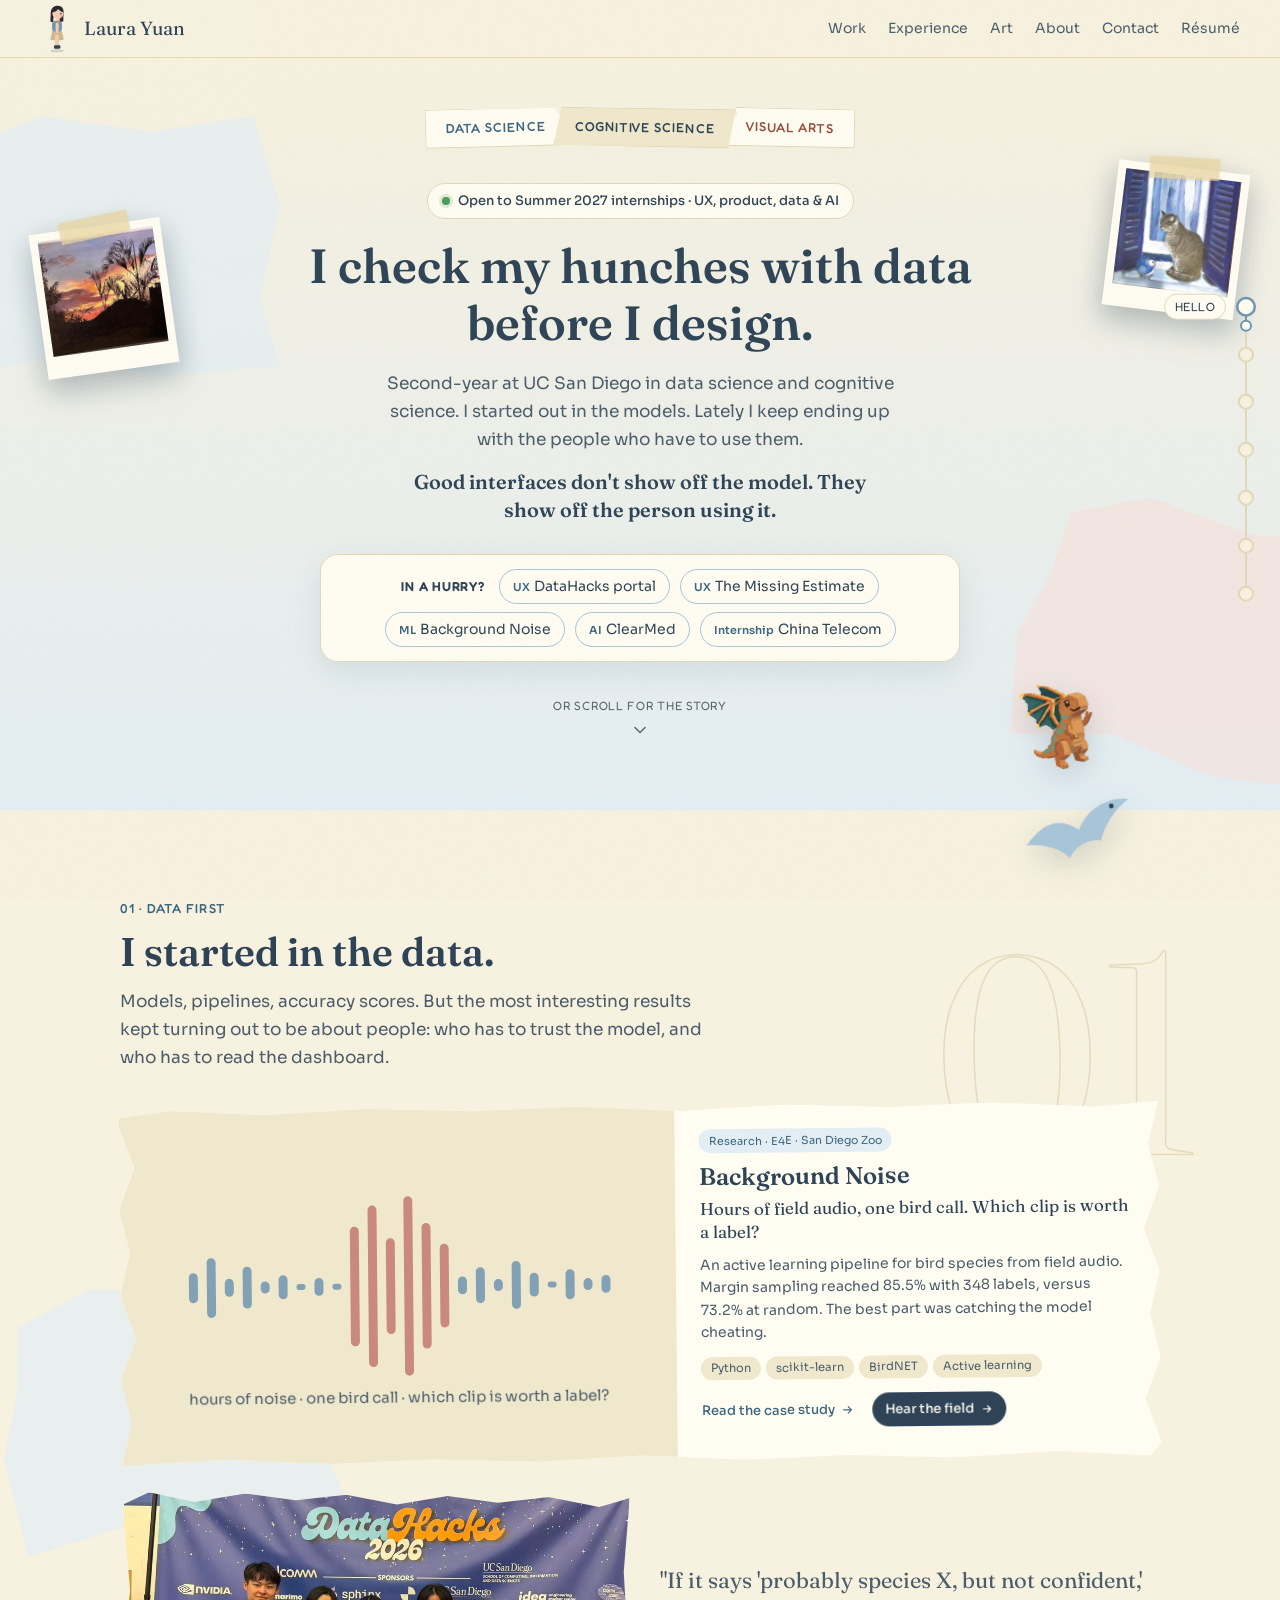
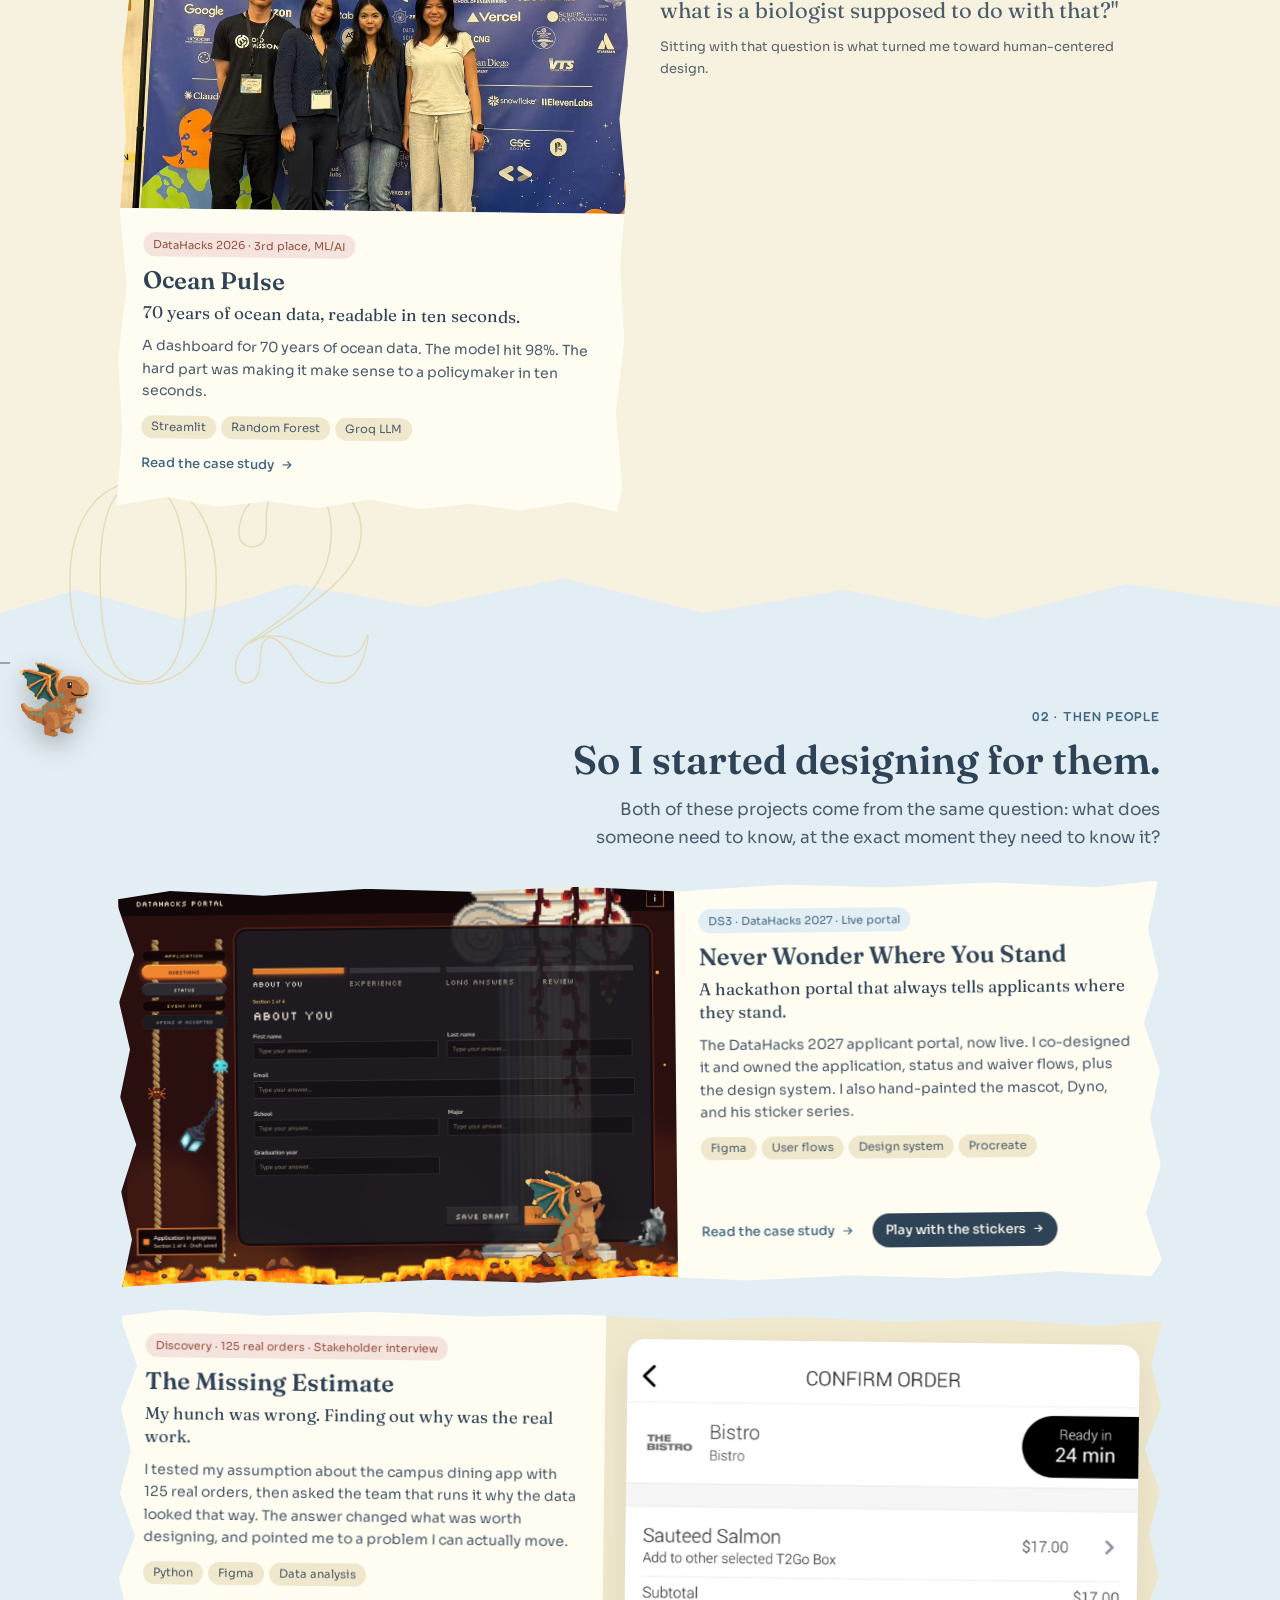
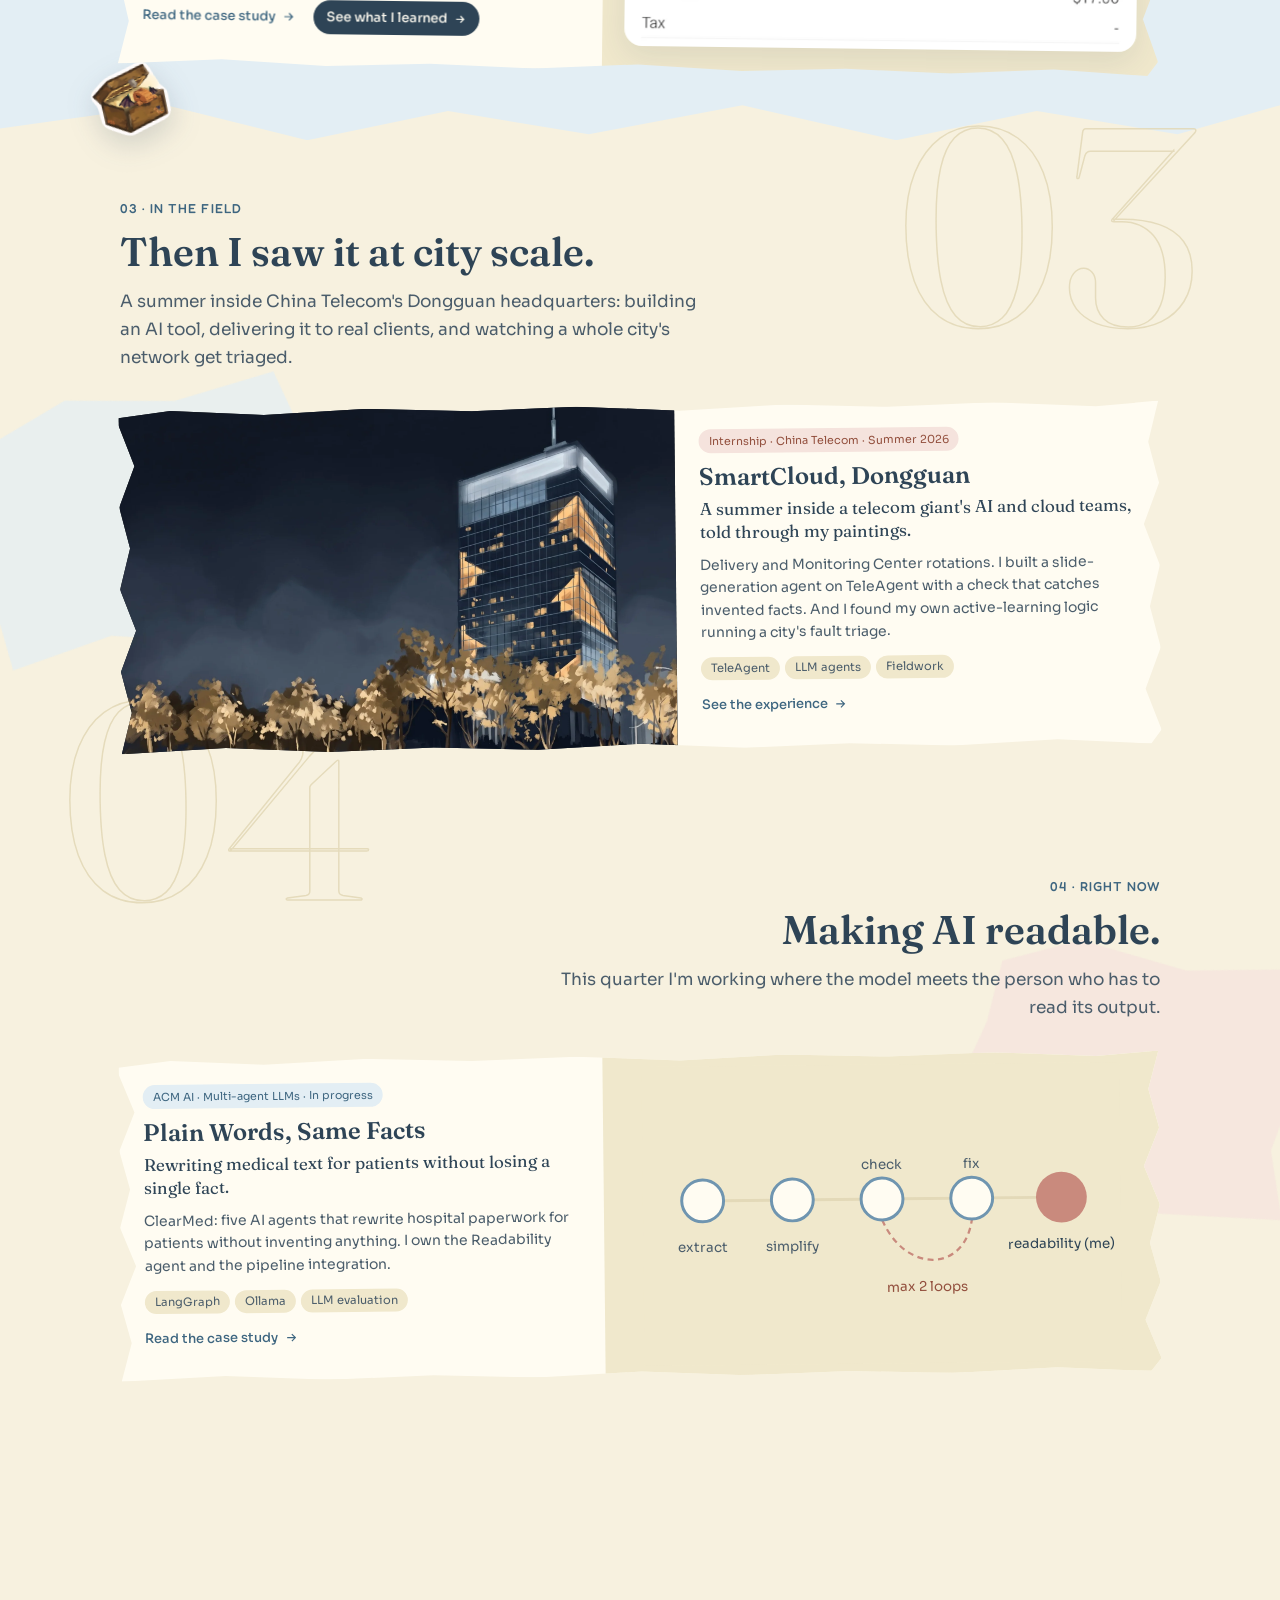
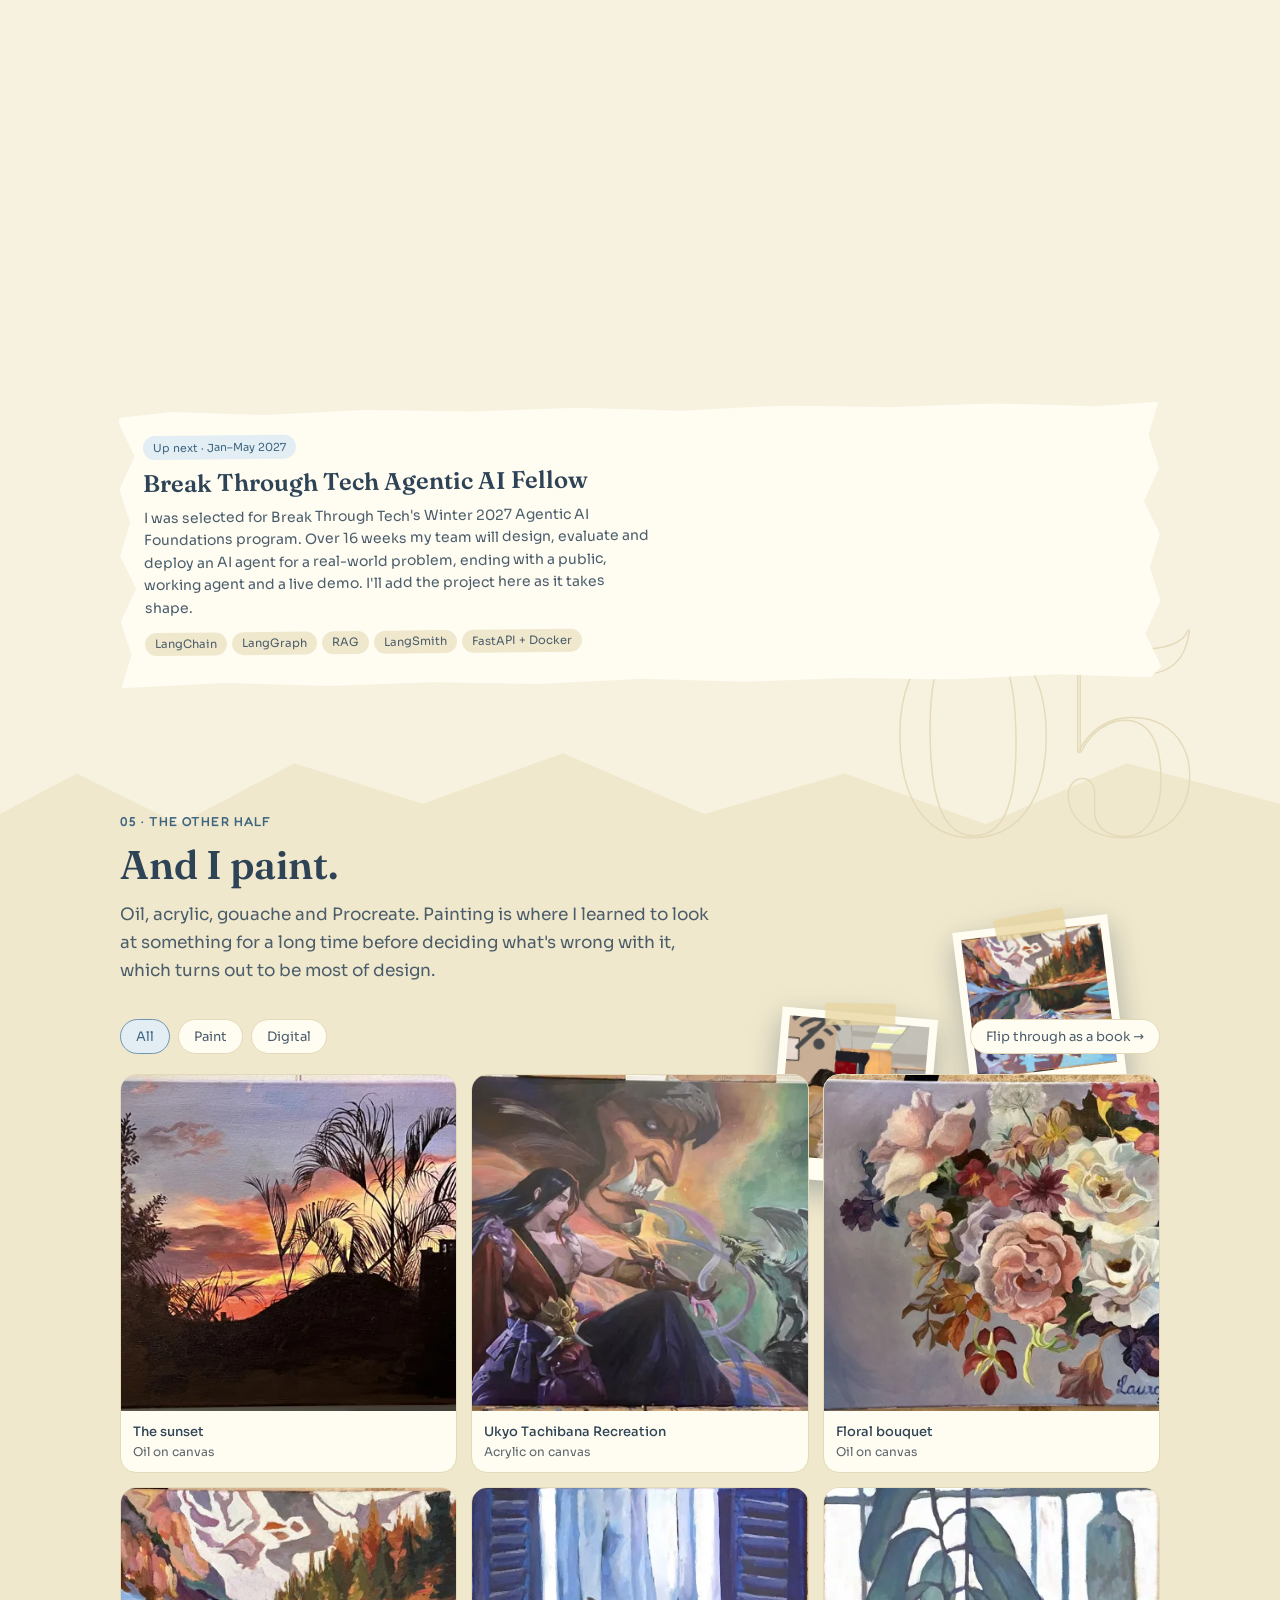
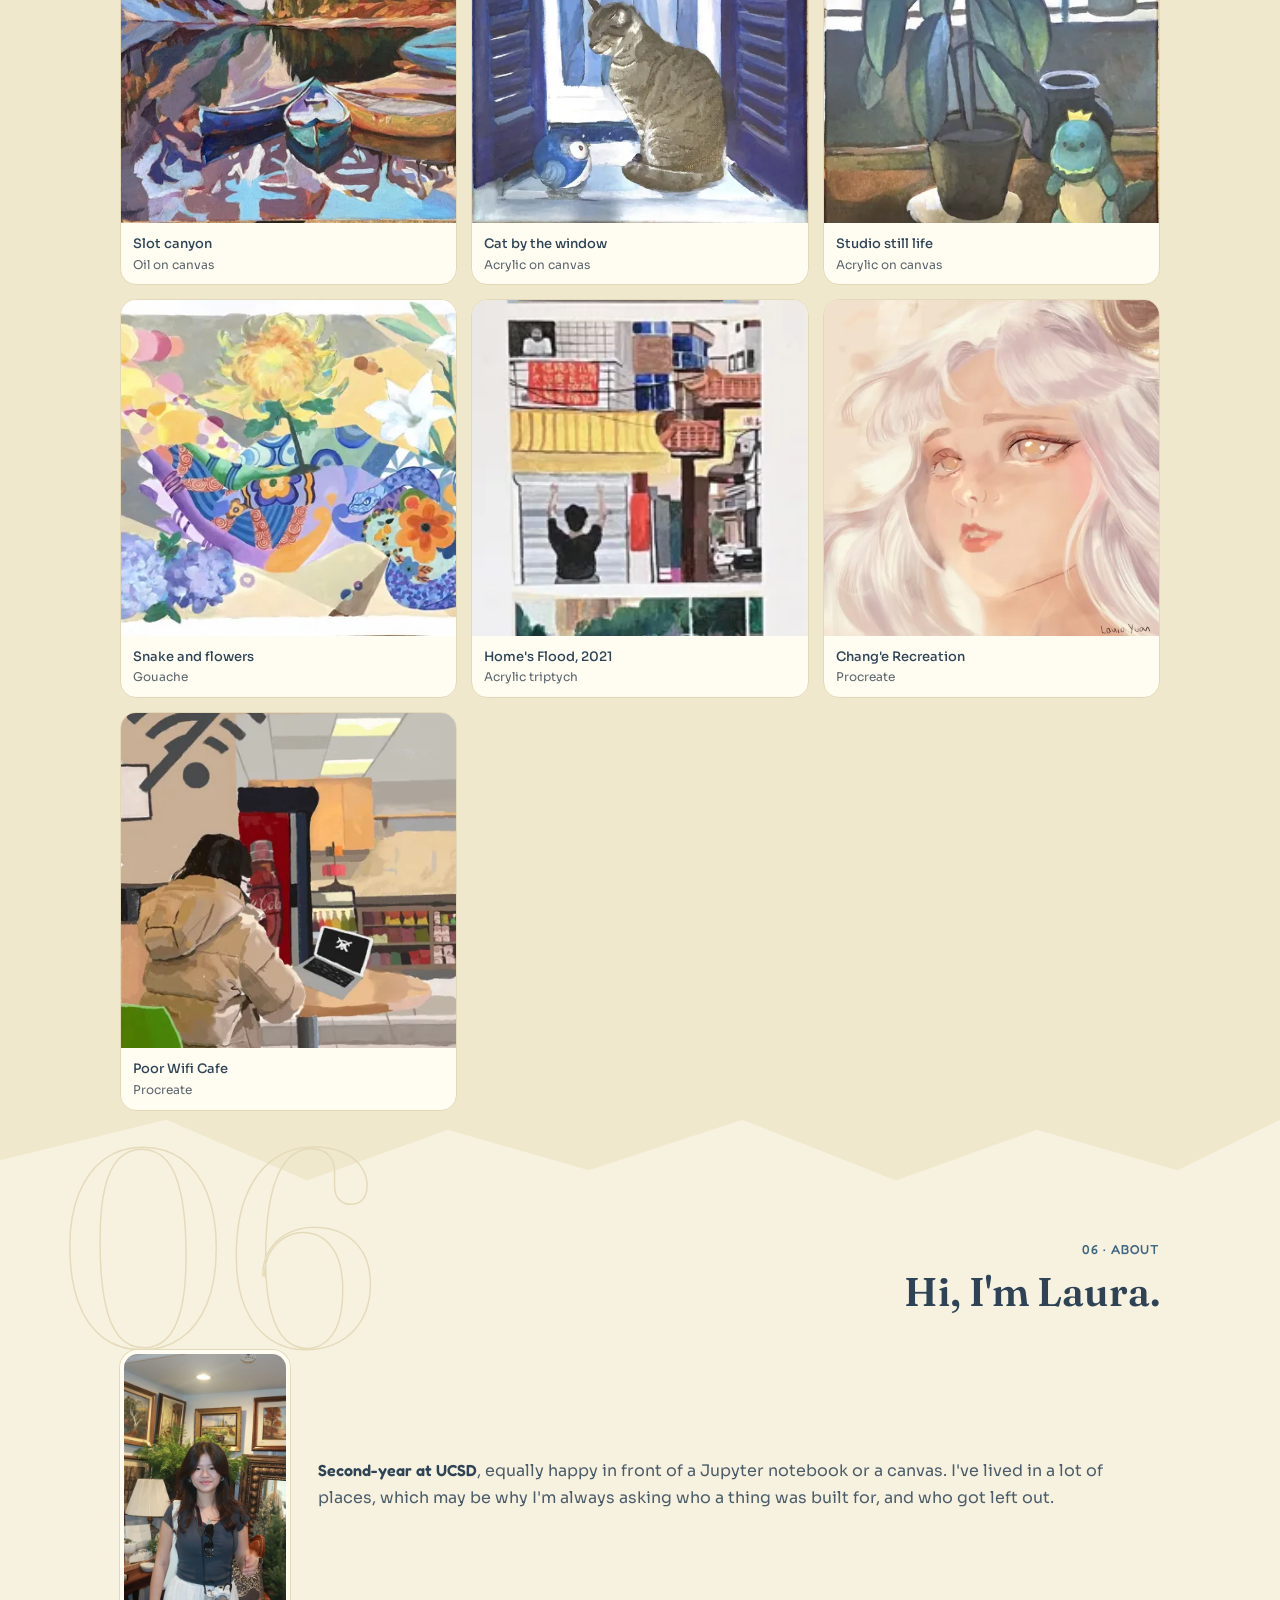
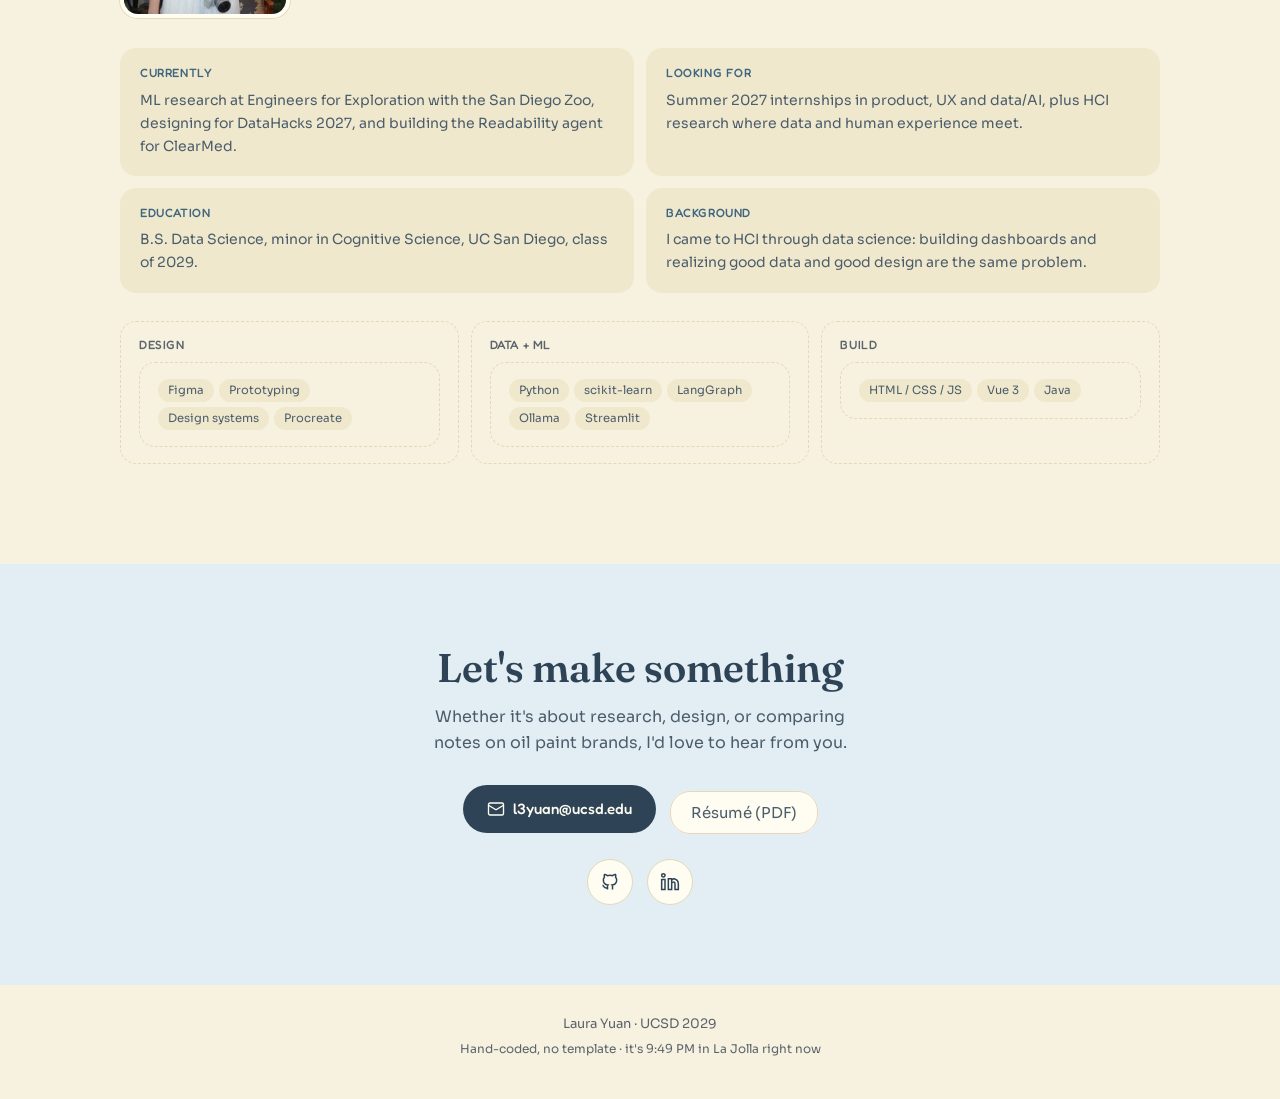
<file: index.html>
<!DOCTYPE html>
<html lang="en">
<head>
  <meta charset="UTF-8">
  <meta name="viewport" content="width=device-width, initial-scale=1.0">
  <title>Laura Yuan · UX, data & HCI</title>
  <meta name="description" content="Laura Yuan, data science + cognitive science at UC San Diego. UX design, HCI research and ML, plus a lot of paint.">
  <meta property="og:type" content="website">
  <meta property="og:title" content="Laura Yuan · UX, data & HCI">
  <meta property="og:description" content="Laura Yuan, data science + cognitive science at UC San Diego. UX design, HCI research and ML, plus a lot of paint.">
  <meta property="og:url" content="https://laura06919-max.github.io/">
  <meta property="og:image" content="https://laura06919-max.github.io/assets/img/og-card.jpg">
  <meta name="twitter:card" content="summary_large_image">
  <link rel="icon" href="data:image/svg+xml,<svg xmlns=%22http://www.w3.org/2000/svg%22 viewBox=%220 0 100 100%22><circle cx=%2250%22 cy=%2250%22 r=%2245%22 fill=%22%23F7F1DF%22/><circle cx=%2250%22 cy=%2250%22 r=%2230%22 fill=%22none%22 stroke=%22%236F95B0%22 stroke-width=%226%22/><circle cx=%2250%22 cy=%2250%22 r=%2210%22 fill=%22%23C98A7D%22/></svg>">
  <link rel="preconnect" href="https://fonts.googleapis.com">
  <link rel="preconnect" href="https://fonts.gstatic.com" crossorigin>
  <link href="https://fonts.googleapis.com/css2?family=Fraunces:opsz,wght@9..144,400;9..144,600&family=Fredoka:wght@500;600&family=Sora:wght@400;500&display=swap" rel="stylesheet">
  <link rel="stylesheet" href="assets/css/site.css">
  <script>document.documentElement.classList.add('js')</script>
</head>
<body class="home">
<a class="skip-link" href="#data-first">Skip to work</a>

<nav class="site-nav" aria-label="Main">
  <a class="nav-name" href="#top"><span class="nav-avatar" aria-hidden="true">LY</span>Laura Yuan</a>
  <ul class="nav-links">
    <li><a href="#data-first">Work</a></li>
    <li><a href="#in-the-field">Experience</a></li>
    <li class="opt"><a href="#art">Art</a></li>
    <li class="opt"><a href="#about">About</a></li>
    <li class="opt"><a href="#contact">Contact</a></li>
    <li><a href="assets/docs/Laura_Yuan_Resume.pdf" target="_blank" rel="noopener">Résumé</a></li>
  </ul>
</nav>

<!-- 00 · HELLO -->
<header class="hero" id="top" data-chapter="Hello">
  <div class="par blob" data-speed="-0.11" data-depth="-10" style="left:-60px;top:60px" aria-hidden="true"></div>
  <div class="par blob coral" data-speed="-0.07" data-depth="-6" style="right:-80px;bottom:40px;--rot:12deg" aria-hidden="true"></div>
  <div class="par frame floater hide-sm" data-speed="0.16" data-depth="22" style="left:3%;top:22%;--rot:-8deg" aria-hidden="true"><span class="tape"></span><img src="assets/img/art/thumb/the-sunset.webp" alt=""></div>
  <div class="par frame floater hide-sm" data-speed="0.23" data-depth="34" style="right:3%;top:14%;--rot:7deg" aria-hidden="true"><span class="tape"></span><img src="assets/img/art/thumb/cat-window.webp" alt=""></div>
  <img class="par floater hide-sm" data-speed="0.27" data-depth="40" src="assets/img/datahacks/dyno-green-waving.webp" alt="" aria-hidden="true" style="right:12%;bottom:6%;width:110px;--rot:-4deg">
  <div class="hero-collage" aria-hidden="true">
    <div class="paper-piece piece-ds">Data science</div>
    <div class="paper-piece piece-cogs">Cognitive science</div>
    <div class="paper-piece piece-art">Visual arts</div>
  </div>
  <p class="avail"><span class="dot" aria-hidden="true"></span>Open to Summer 2027 internships · UX, product, data &amp; AI</p>
  <h1>I check my hunches with data before I design.</h1>
  <p class="hero-lede">Second-year at UC San Diego in data science and cognitive science. I started out in the models. Lately I keep ending up with the people who have to use them.</p>
  <p class="hero-philosophy">Good interfaces don't show off the model. They show off the person using it.</p>
  <div class="hurry">
    <span class="hurry-label">In a hurry?</span>
    <a class="pill-link" href="work/datahacks.html"><span class="k">UX</span>DataHacks portal</a>
    <a class="pill-link" href="work/bistro.html"><span class="k">UX</span>The Missing Estimate</a>
    <a class="pill-link" href="work/background-noise.html"><span class="k">ML</span>Background Noise</a>
    <a class="pill-link" href="work/clearmed.html"><span class="k">AI</span>ClearMed</a>
    <a class="pill-link" href="work/china-telecom.html"><span class="k">Internship</span>China Telecom</a>
  </div>
  <div class="scroll-hint" aria-hidden="true">or scroll for the story
    <svg width="20" height="20" viewBox="0 0 24 24" fill="none" stroke="currentColor" stroke-width="1.8" stroke-linecap="round"><path d="M6 9l6 6 6-6"/></svg>
  </div>
</header>

<main id="main">

  <!-- 01 · DATA FIRST -->
  <section class="chapter" id="data-first" data-chapter="Data first">
    <span class="par ghost-num right" data-speed="-0.09" aria-hidden="true">01</span>
    <div class="par blob hide-sm" data-speed="-0.05" style="left:-120px;top:420px;--rot:-6deg" aria-hidden="true"></div>
    <svg class="par floater hide-sm" data-speed="0.14" viewBox="0 0 120 80" style="right:2%;top:120px;width:120px;--rot:-10deg" aria-hidden="true"><path d="M6 46 C26 26, 44 24, 60 40 C70 22, 92 12, 114 18 C98 26, 86 40, 80 54 C66 50, 54 56, 46 66 C40 56, 24 48, 6 46Z" fill="var(--blue-light)"/><circle cx="96" cy="22" r="2.4" fill="var(--text)"/></svg>
    <div class="chapter-head reveal" data-r="left">
      <span class="chapter-num">01 · Data first</span>
      <h2 class="chapter-title">I started in the data.</h2>
      <p class="chapter-lede">Models, pipelines, accuracy scores. But the most interesting results kept turning out to be about people: who has to trust the model, and who has to read the dashboard.</p>
    </div>
    <div class="cards" data-stagger>
      <article class="card has-try wide reveal" data-r="pop">
        <div class="card-paper">
        <div class="card-visual svg" aria-hidden="true">
          <svg viewBox="0 0 320 180"><rect width="320" height="180" fill="var(--bg2)"/>
            <g fill="var(--blue)" opacity=".85">
              <rect x="20" y="80" width="6" height="20" rx="3"/><rect x="32" y="70" width="6" height="40" rx="3"/><rect x="44" y="84" width="6" height="12" rx="3"/><rect x="56" y="76" width="6" height="28" rx="3"/><rect x="68" y="86" width="6" height="8" rx="3"/><rect x="80" y="82" width="6" height="16" rx="3"/>
              <rect x="92" y="88" width="6" height="4" rx="2"/><rect x="104" y="84" width="6" height="12" rx="3"/><rect x="116" y="88" width="6" height="4" rx="2"/>
            </g>
            <g fill="var(--accent2)">
              <rect x="128" y="50" width="6" height="80" rx="3"/><rect x="140" y="36" width="6" height="108" rx="3"/><rect x="152" y="58" width="6" height="64" rx="3"/><rect x="164" y="30" width="6" height="120" rx="3"/><rect x="176" y="48" width="6" height="84" rx="3"/><rect x="188" y="62" width="6" height="56" rx="3"/>
            </g>
            <g fill="var(--blue)" opacity=".85">
              <rect x="200" y="84" width="6" height="12" rx="3"/><rect x="212" y="78" width="6" height="24" rx="3"/><rect x="224" y="86" width="6" height="8" rx="3"/><rect x="236" y="74" width="6" height="32" rx="3"/><rect x="248" y="82" width="6" height="16" rx="3"/><rect x="260" y="88" width="6" height="4" rx="2"/><rect x="272" y="80" width="6" height="20" rx="3"/><rect x="284" y="86" width="6" height="8" rx="3"/><rect x="296" y="84" width="6" height="12" rx="3"/>
            </g>
            <text x="160" y="168" text-anchor="middle" font-family="Sora, sans-serif" font-size="10" fill="var(--muted)">hours of noise · one bird call · which clip is worth a label?</text>
          </svg>
        </div>
        <div class="card-body">
          <span class="badge">Research · E4E · San Diego Zoo</span>
          <h3><a class="card-link" href="work/background-noise.html">Background Noise</a></h3>
          <p class="hook">Hours of field audio, one bird call. Which clip is worth a label?</p>
          <p>An active learning pipeline for bird species from field audio. Margin sampling reached 85.5% with 348 labels, versus 73.2% at random. The best part was catching the model cheating.</p>
          <div class="chips"><span class="chip">Python</span><span class="chip">scikit-learn</span><span class="chip">BirdNET</span><span class="chip">Active learning</span></div>
          <div class="card-actions"><span class="more">Read the case study <svg viewBox="0 0 24 24" fill="none" stroke="currentColor" stroke-width="2"><path d="M5 12h14M13 6l6 6-6 6"/></svg></span><a class="try-link" href="work/background-noise.html#field">Hear the field <svg viewBox="0 0 24 24" fill="none" stroke="currentColor" stroke-width="2"><path d="M5 12h14M13 6l6 6-6 6"/></svg></a></div>
        </div>
        </div>
      </article>
      <a class="card reveal" data-r="pop" href="work/ocean-pulse.html">
        <div class="card-paper">
        <div class="card-visual"><img src="assets/img/ocean-pulse-team.jpg" alt="The Ocean Pulse team after the DataHacks 2026 demo" loading="lazy"></div>
        <div class="card-body">
          <span class="badge coral">DataHacks 2026 · 3rd place, ML/AI</span>
          <h3>Ocean Pulse</h3>
          <p class="hook">70 years of ocean data, readable in ten seconds.</p>
          <p>A dashboard for 70 years of ocean data. The model hit 98%. The hard part was making it make sense to a policymaker in ten seconds.</p>
          <div class="chips"><span class="chip">Streamlit</span><span class="chip">Random Forest</span><span class="chip">Groq LLM</span></div>
          <span class="more">Read the case study <svg viewBox="0 0 24 24" fill="none" stroke="currentColor" stroke-width="2"><path d="M5 12h14M13 6l6 6-6 6"/></svg></span>
        </div>
        </div>
      </a>
      <div class="card reveal offset" data-r="right" style="clip-path:none;background:none;justify-content:center;rotate:0deg">
        <div class="interlude" style="padding:10px 6px;text-align:left">
          <p style="font-size:22px;margin:0">"If it says 'probably species X, but not confident,' what is a biologist supposed to do with that?"</p>
          <span>Sitting with that question is what turned me toward human-centered design.</span>
        </div>
      </div>
    </div>
  </section>

  <!-- 02 · THEN PEOPLE -->
  <section class="chapter alt band" id="then-people" data-chapter="Then people">
    <span class="par ghost-num left" data-speed="-0.09" aria-hidden="true">02</span>
    <div class="par flyer" data-fly aria-hidden="true"><span class="banner">now designing for people →</span><span class="rope"></span><img src="assets/img/datahacks/dyno-green-standing.webp" alt=""></div>
    <img class="par floater hide-sm" data-speed="0.18" src="assets/img/datahacks/sticker-loot-chest.webp" alt="" aria-hidden="true" style="left:-30px;bottom:120px;width:120px;--rot:-12deg">
    <div class="chapter-head reveal" data-r="right" style="padding-top:70px">
      <span class="chapter-num">02 · Then people</span>
      <h2 class="chapter-title">So I started designing for them.</h2>
      <p class="chapter-lede">Both of these projects come from the same question: what does someone need to know, at the exact moment they need to know it?</p>
    </div>
    <div class="cards" data-stagger>
      <article class="card has-try wide reveal" data-r="pop">
        <div class="card-paper">
        <div class="card-visual dh">
          <img src="assets/img/datahacks-screens/q1.webp" alt="DataHacks 2027 applicant portal, About You step, Nether theme" loading="lazy">
          <img class="mini-dyno" src="assets/img/datahacks/dyno-green-waving.webp" alt="" aria-hidden="true">
        </div>
        <div class="card-body">
          <span class="badge">DS3 · DataHacks 2027 · Live portal</span>
          <h3><a class="card-link" href="work/datahacks.html">Never Wonder Where You Stand</a></h3>
          <p class="hook">A hackathon portal that always tells applicants where they stand.</p>
          <p>The DataHacks 2027 applicant portal, now live. I co-designed it and owned the application, status and waiver flows, plus the design system. I also hand-painted the mascot, Dyno, and his sticker series.</p>
          <div class="chips"><span class="chip">Figma</span><span class="chip">User flows</span><span class="chip">Design system</span><span class="chip">Procreate</span></div>
          <div class="card-actions"><span class="more">Read the case study <svg viewBox="0 0 24 24" fill="none" stroke="currentColor" stroke-width="2"><path d="M5 12h14M13 6l6 6-6 6"/></svg></span><a class="try-link" href="work/datahacks.html#stickerSheet">Play with the stickers <svg viewBox="0 0 24 24" fill="none" stroke="currentColor" stroke-width="2"><path d="M5 12h14M13 6l6 6-6 6"/></svg></a></div>
        </div>
        </div>
      </article>
      <article class="card has-try wide flip reveal" data-r="pop">
        <div class="card-paper">
        <div class="card-visual" style="background:var(--bg2);display:grid;place-items:center;padding:22px"><img src="assets/img/bistro-checkout.webp" alt="Triton2Go checkout at the Bistro showing Ready in 24 min, a number the emailed receipt never records" loading="lazy" style="width:auto;height:auto;max-height:320px;max-width:100%;object-fit:contain;border-radius:18px;box-shadow:var(--shadow)"></div>
        <div class="card-body">
          <span class="badge coral">Discovery · 125 real orders · Stakeholder interview</span>
          <h3><a class="card-link" href="work/bistro.html">The Missing Estimate</a></h3>
          <p class="hook">My hunch was wrong. Finding out why was the real work.</p>
          <p>I tested my assumption about the campus dining app with 125 real orders, then asked the team that runs it why the data looked that way. The answer changed what was worth designing, and pointed me to a problem I can actually move.</p>
          <div class="chips"><span class="chip">Python</span><span class="chip">Figma</span><span class="chip">Data analysis</span></div>
          <div class="card-actions"><span class="more">Read the case study <svg viewBox="0 0 24 24" fill="none" stroke="currentColor" stroke-width="2"><path d="M5 12h14M13 6l6 6-6 6"/></svg></span><a class="try-link" href="work/bistro.html#diagnosis">See what I learned <svg viewBox="0 0 24 24" fill="none" stroke="currentColor" stroke-width="2"><path d="M5 12h14M13 6l6 6-6 6"/></svg></a></div>
        </div>
        </div>
      </article>
    </div>
  </section>

  <!-- 03 · IN THE FIELD -->
  <section class="chapter" id="in-the-field" data-chapter="In the field">
    <span class="par ghost-num right" data-speed="-0.09" aria-hidden="true">03</span>
    <div class="par blob hide-sm" data-speed="-0.05" style="left:-140px;top:300px;--rot:-8deg" aria-hidden="true"></div>
    <div class="chapter-head reveal" data-r="left">
      <span class="chapter-num">03 · In the field</span>
      <h2 class="chapter-title">Then I saw it at city scale.</h2>
      <p class="chapter-lede">A summer inside China Telecom's Dongguan headquarters: building an AI tool, delivering it to real clients, and watching a whole city's network get triaged.</p>
    </div>
    <div class="cards">
      <a class="card wide reveal" data-r="pop" href="work/china-telecom.html">
        <div class="card-paper">
        <div class="card-visual" style="background:#0F161E"><img src="assets/img/telecom/hero-tower-painting.webp" alt="My painting of the China Telecom Dongguan tower at night" loading="lazy" style="object-position:80% 40%"></div>
        <div class="card-body">
          <span class="badge coral">Internship · China Telecom · Summer 2026</span>
          <h3>SmartCloud, Dongguan</h3>
          <p class="hook">A summer inside a telecom giant's AI and cloud teams, told through my paintings.</p>
          <p>Delivery and Monitoring Center rotations. I built a slide-generation agent on TeleAgent with a check that catches invented facts. And I found my own active-learning logic running a city's fault triage.</p>
          <div class="chips"><span class="chip">TeleAgent</span><span class="chip">LLM agents</span><span class="chip">Fieldwork</span></div>
          <span class="more">See the experience <svg viewBox="0 0 24 24" fill="none" stroke="currentColor" stroke-width="2"><path d="M5 12h14M13 6l6 6-6 6"/></svg></span>
        </div>
        </div>
      </a>
    </div>
  </section>

  <!-- 04 · RIGHT NOW -->
  <section class="chapter alt" id="right-now" data-chapter="Right now">
    <span class="par ghost-num left" data-speed="-0.09" aria-hidden="true">04</span>
    <div class="par blob coral hide-sm" data-speed="-0.05" style="right:-140px;top:260px;--rot:8deg" aria-hidden="true"></div>
    <div class="chapter-head reveal" data-r="right">
      <span class="chapter-num">04 · Right now</span>
      <h2 class="chapter-title">Making AI readable.</h2>
      <p class="chapter-lede">This quarter I'm working where the model meets the person who has to read its output.</p>
    </div>
    <div class="cards">
      <a class="card wide flip reveal" data-r="pop" href="work/clearmed.html">
        <div class="card-paper">
        <div class="card-visual svg" aria-hidden="true">
          <svg viewBox="0 0 320 200"><rect width="320" height="200" fill="var(--bg2)"/>
            <g font-family="Sora, sans-serif" font-size="9" text-anchor="middle" fill="var(--muted)">
              <line x1="40" y1="90" x2="280" y2="90" stroke="var(--border)" stroke-width="2"/>
              <path d="M160 104 C175 140, 215 140, 220 104" fill="none" stroke="var(--accent2)" stroke-width="1.5" stroke-dasharray="4 3"/>
              <circle cx="40" cy="90" r="14" fill="var(--bg3)" stroke="var(--blue)" stroke-width="2"/><text x="40" y="124">extract</text>
              <circle cx="100" cy="90" r="14" fill="var(--bg3)" stroke="var(--blue)" stroke-width="2"/><text x="100" y="124">simplify</text>
              <circle cx="160" cy="90" r="14" fill="var(--bg3)" stroke="var(--blue)" stroke-width="2"/><text x="160" y="70">check</text>
              <circle cx="220" cy="90" r="14" fill="var(--bg3)" stroke="var(--blue)" stroke-width="2"/><text x="220" y="70">fix</text>
              <circle cx="280" cy="90" r="17" fill="var(--accent2)"/><text x="280" y="124" fill="var(--text)">readability (me)</text>
              <text x="190" y="152" fill="var(--coral-ink)">max 2 loops</text>
            </g>
          </svg>
        </div>
        <div class="card-body">
          <span class="badge">ACM AI · Multi-agent LLMs · In progress</span>
          <h3>Plain Words, Same Facts</h3>
          <p class="hook">Rewriting medical text for patients without losing a single fact.</p>
          <p>ClearMed: five AI agents that rewrite hospital paperwork for patients without inventing anything. I own the Readability agent and the pipeline integration.</p>
          <div class="chips"><span class="chip">LangGraph</span><span class="chip">Ollama</span><span class="chip">LLM evaluation</span></div>
          <span class="more">Read the case study <svg viewBox="0 0 24 24" fill="none" stroke="currentColor" stroke-width="2"><path d="M5 12h14M13 6l6 6-6 6"/></svg></span>
        </div>
        </div>
      </a>
      <a class="card wide flip reveal" data-r="pop" href="https://live-cogsci-lab.app.space" target="_blank" rel="noopener">
        <div class="card-paper">
        <div class="card-visual svg" aria-hidden="true">
          <svg viewBox="0 0 320 200"><rect width="320" height="200" fill="var(--bg2)"/>
            <g font-family="Sora, sans-serif" text-anchor="middle">
              <rect x="70" y="26" width="180" height="82" rx="6" fill="var(--bg3)" stroke="var(--blue)" stroke-width="2"/>
              <text x="160" y="56" font-size="10" fill="var(--muted)">join code</text>
              <text x="160" y="84" font-size="22" font-weight="700" fill="var(--text)">4 7 2 9</text>
              <line x1="160" y1="108" x2="160" y2="120" stroke="var(--border)" stroke-width="2"/>
              <g fill="var(--bg3)" stroke="var(--blue)" stroke-width="1.6">
                <rect x="58" y="130" width="34" height="56" rx="6"/><rect x="118" y="130" width="34" height="56" rx="6"/>
                <rect x="178" y="130" width="34" height="56" rx="6"/><rect x="238" y="130" width="34" height="56" rx="6"/>
              </g>
              <g fill="var(--accent2)"><circle cx="75" cy="158" r="5"/><circle cx="135" cy="158" r="5"/><circle cx="195" cy="158" r="5"/><circle cx="255" cy="158" r="5"/></g>
              <text x="160" y="20" font-size="9" fill="var(--coral-ink)">me → my class → research</text>
            </g>
          </svg>
        </div>
        <div class="card-body">
          <span class="badge">Full-stack app · Built with Claude Code · Nov 2026</span>
          <h3>Live CogSci Lab</h3>
          <p class="hook">Classic psychology experiments, run live in a lecture hall.</p>
          <p>An instructor projects a QR code, students join on their phones, and the server quietly assigns each one a condition for anchoring, framing or Stroop. Everyone predicts the class's effect, then each phone shows a personal debrief: what I did, what my class did, what published research found. I chose the idea and the learning design, and made the privacy and data-quality calls. Answer tiles all look the same and there are no points or leaderboards, so nothing biases the data, and the name stays neutral so it doesn't prime anyone. I built it with an AI coding agent and tested it live on three phones.</p>
          <div class="chips"><span class="chip">React + TypeScript</span><span class="chip">DeepSpace SDK</span><span class="chip">Real-time sync</span><span class="chip">Claude Code</span><span class="chip">Experiment design</span></div>
          <span class="more">Try the live app <svg viewBox="0 0 24 24" fill="none" stroke="currentColor" stroke-width="2"><path d="M5 12h14M13 6l6 6-6 6"/></svg></span>
          <span class="more"><object><a href="https://github.com/laura06919-max/live-cogsci-lab" target="_blank" rel="noopener">See the code on GitHub</a></object></span>
        </div>
        </div>
      </a>
      <div class="card wide reveal" data-r="pop">
        <div class="card-paper">
        <div class="card-body">
          <span class="badge">Up next · Jan–May 2027</span>
          <h3>Break Through Tech Agentic AI Fellow</h3>
          <p>I was selected for Break Through Tech's Winter 2027 Agentic AI Foundations program. Over 16 weeks my team will design, evaluate and deploy an AI agent for a real-world problem, ending with a public, working agent and a live demo. I'll add the project here as it takes shape.</p>
          <div class="chips"><span class="chip">LangChain</span><span class="chip">LangGraph</span><span class="chip">RAG</span><span class="chip">LangSmith</span><span class="chip">FastAPI + Docker</span></div>
        </div>
        </div>
      </div>
    </div>
  </section>

  <!-- 05 · ART -->
  <section class="chapter band sand" id="art" data-chapter="The other half">
    <span class="par ghost-num right" data-speed="-0.09" aria-hidden="true">05</span>
    <div class="par frame floater hide-sm" data-speed="0.14" style="right:4%;top:60px;--rot:-7deg" aria-hidden="true"><span class="tape"></span><img src="assets/img/art/thumb/slot-canyon.webp" alt=""></div>
    <div class="par frame floater hide-sm" data-speed="0.25" style="right:22%;top:150px;--rot:5deg" aria-hidden="true"><span class="tape"></span><img src="assets/img/art/thumb/digital-cafe.webp" alt=""></div>
    <div class="chapter-head reveal" data-r="left">
      <span class="chapter-num">05 · The other half</span>
      <h2 class="chapter-title">And I paint.</h2>
      <p class="chapter-lede">Oil, acrylic, gouache and Procreate. Painting is where I learned to look at something for a long time before deciding what's wrong with it, which turns out to be most of design.</p>
    </div>
    <div class="art-header-row reveal">
      <div class="art-filter" role="group" aria-label="Filter artwork">
        <button class="filter-btn" data-filter="all" aria-pressed="true">All</button>
        <button class="filter-btn" data-filter="paint" aria-pressed="false">Paint</button>
        <button class="filter-btn" data-filter="digital" aria-pressed="false">Digital</button>
      </div>
      <button class="ghost-btn" data-open-book>Flip through as a book →</button>
    </div>
    <div class="art-grid" data-stagger>
      <button class="art-card reveal" data-r="pop" data-medium="paint"><img src="assets/img/art/thumb/the-sunset.webp" data-full="assets/img/art/the-sunset.jpg" alt="Oil painting of a sunset" loading="lazy"><div class="art-meta"><p class="art-title">The sunset</p><p class="art-medium">Oil on canvas</p></div></button>
      <button class="art-card reveal" data-r="pop" data-medium="paint"><img src="assets/img/art/thumb/fantasy-figure.webp" data-full="assets/img/art/fantasy-figure.jpg" alt="Acrylic painting of a fantasy figure" loading="lazy"><div class="art-meta"><p class="art-title">Ukyo Tachibana Recreation</p><p class="art-medium">Acrylic on canvas</p></div></button>
      <button class="art-card reveal" data-r="pop" data-medium="paint"><img src="assets/img/art/thumb/floral-bouquet.webp" data-full="assets/img/art/floral-bouquet.JPG" alt="Oil painting of a floral bouquet" loading="lazy"><div class="art-meta"><p class="art-title">Floral bouquet</p><p class="art-medium">Oil on canvas</p></div></button>
      <button class="art-card reveal" data-r="pop" data-medium="paint"><img src="assets/img/art/thumb/slot-canyon.webp" data-full="assets/img/art/slot-canyon.JPG" alt="Oil painting of a slot canyon" loading="lazy"><div class="art-meta"><p class="art-title">Slot canyon</p><p class="art-medium">Oil on canvas</p></div></button>
      <button class="art-card reveal" data-r="pop" data-medium="paint"><img src="assets/img/art/thumb/cat-window.webp" data-full="assets/img/art/cat-window.jpg" alt="Acrylic painting of a cat by a window" loading="lazy"><div class="art-meta"><p class="art-title">Cat by the window</p><p class="art-medium">Acrylic on canvas</p></div></button>
      <button class="art-card reveal" data-r="pop" data-medium="paint"><img src="assets/img/art/thumb/plant-dino.webp" data-full="assets/img/art/plant-dino.jpg" alt="Acrylic studio still life" loading="lazy"><div class="art-meta"><p class="art-title">Studio still life</p><p class="art-medium">Acrylic on canvas</p></div></button>
      <button class="art-card reveal" data-r="pop" data-medium="paint"><img src="assets/img/art/thumb/snake-flowers.webp" data-full="assets/img/art/snake-flowers.jpg" alt="Gouache painting of a snake and flowers" loading="lazy"><div class="art-meta"><p class="art-title">Snake and flowers</p><p class="art-medium">Gouache</p></div></button>
      <button class="art-card reveal" data-r="pop" data-medium="paint"><img src="assets/img/art/thumb/china-triptych.webp" data-full="assets/img/art/china-triptych.JPG" alt="Acrylic triptych about a flood at home" loading="lazy"><div class="art-meta"><p class="art-title">Home's Flood, 2021</p><p class="art-medium">Acrylic triptych</p></div></button>
      <button class="art-card reveal" data-r="pop" data-medium="digital"><img src="assets/img/art/thumb/digital-portrait.webp" data-full="assets/img/art/digital-portrait.jpg" alt="Digital painting of Chang'e" loading="lazy"><div class="art-meta"><p class="art-title">Chang'e Recreation</p><p class="art-medium">Procreate</p></div></button>
      <button class="art-card reveal" data-r="pop" data-medium="digital"><img src="assets/img/art/thumb/digital-cafe.webp" data-full="assets/img/art/digital-cafe.jpg" alt="Digital illustration of a cafe" loading="lazy"><div class="art-meta"><p class="art-title">Poor Wifi Cafe</p><p class="art-medium">Procreate</p></div></button>
    </div>
  </section>

  <!-- 05 · ABOUT -->
  <section class="chapter alt" id="about" data-chapter="About">
    <span class="par ghost-num left" data-speed="-0.09" aria-hidden="true">06</span>
    <div class="chapter-head reveal" data-r="right">
      <span class="chapter-num">06 · About</span>
      <h2 class="chapter-title">Hi, I'm Laura.</h2>
    </div>
    <div class="about-intro reveal">
      <img class="about-photo" src="assets/img/me.jpg" alt="Laura Yuan, candid photo">
      <p><strong>Second-year at UCSD</strong>, equally happy in front of a Jupyter notebook or a canvas. I've lived in a lot of places, which may be why I'm always asking who a thing was built for, and who got left out.</p>
    </div>
    <div class="about-grid" data-stagger>
      <div class="about-card reveal"><h3>Currently</h3><p>ML research at Engineers for Exploration with the San Diego Zoo, designing for DataHacks 2027, and building the Readability agent for ClearMed.</p></div>
      <div class="about-card reveal"><h3>Looking for</h3><p>Summer 2027 internships in product, UX and data/AI, plus HCI research where data and human experience meet.</p></div>
      <div class="about-card reveal"><h3>Education</h3><p>B.S. Data Science, minor in Cognitive Science, UC San Diego, class of 2029.</p></div>
      <div class="about-card reveal"><h3>Background</h3><p>I came to HCI through data science: building dashboards and realizing good data and good design are the same problem.</p></div>
    </div>
    <div class="toolbox reveal">
      <div><h3>Design</h3><div class="chips"><span class="chip">Figma</span><span class="chip">Prototyping</span><span class="chip">Design systems</span><span class="chip">Procreate</span></div></div>
      <div><h3>Data + ML</h3><div class="chips"><span class="chip">Python</span><span class="chip">scikit-learn</span><span class="chip">LangGraph</span><span class="chip">Ollama</span><span class="chip">Streamlit</span></div></div>
      <div><h3>Build</h3><div class="chips"><span class="chip">HTML / CSS / JS</span><span class="chip">Vue 3</span><span class="chip">Java</span></div></div>
    </div>
  </section>
</main>

<section class="contact" id="contact">
  <h2>Let's make something</h2>
  <p>Whether it's about research, design, or comparing notes on oil paint brands, I'd love to hear from you.</p>
  <a class="btn-primary" href="mailto:l3yuan@ucsd.edu"><svg viewBox="0 0 24 24" fill="none" stroke="currentColor" stroke-width="1.8"><rect x="2" y="4" width="20" height="16" rx="2"/><path d="m22 7-10 6L2 7"/></svg>l3yuan@ucsd.edu</a>
  <a class="ghost-btn resume-btn" href="assets/docs/Laura_Yuan_Resume.pdf" target="_blank" rel="noopener">Résumé (PDF)</a>
  <div class="contact-icons">
    <a href="https://github.com/laura06919-max" target="_blank" rel="noopener" aria-label="GitHub"><svg viewBox="0 0 24 24" fill="none" stroke="currentColor" stroke-width="1.8"><path d="M9 19c-4.3 1.4-4.3-2.5-6-3m12 5v-3.5c0-1 .1-1.4-.5-2 2.8-.3 5.5-1.4 5.5-6a4.6 4.6 0 0 0-1.3-3.2 4.2 4.2 0 0 0-.1-3.2s-1.1-.3-3.5 1.3a12.3 12.3 0 0 0-6.2 0C6.5 2.8 5.4 3.1 5.4 3.1a4.2 4.2 0 0 0-.1 3.2A4.6 4.6 0 0 0 4 9.5c0 4.6 2.7 5.7 5.5 6-.6.6-.6 1.2-.5 2V21"/></svg></a>
    <a href="https://linkedin.com/in/laurayuan" target="_blank" rel="noopener" aria-label="LinkedIn"><svg viewBox="0 0 24 24" fill="none" stroke="currentColor" stroke-width="1.8"><path d="M16 8a6 6 0 0 1 6 6v7h-4v-7a2 2 0 0 0-4 0v7h-4V8h4v2a4 4 0 0 1 4-2z"/><rect x="2" y="9" width="4" height="12"/><circle cx="4" cy="4" r="2"/></svg></a>
  </div>
</section>

<footer>Laura Yuan · UCSD 2029<small>Hand-coded, no template · <span id="laJollaTime"></span></small></footer>

<div class="book-viewer" id="bookViewer" role="dialog" aria-modal="true" aria-label="Artwork viewer">
  <button class="icon-btn book-close" aria-label="Close"><svg viewBox="0 0 24 24" fill="none" stroke="currentColor" stroke-width="2"><path d="M18 6 6 18M6 6l12 12"/></svg></button>
  <div class="book-stage">
    <div class="book-nav">
      <button class="icon-btn" data-prev aria-label="Previous artwork"><svg viewBox="0 0 24 24" fill="none" stroke="currentColor" stroke-width="2"><path d="M15 18l-6-6 6-6"/></svg></button>
      <span class="book-count"></span>
      <button class="icon-btn" data-next aria-label="Next artwork"><svg viewBox="0 0 24 24" fill="none" stroke="currentColor" stroke-width="2"><path d="M9 18l6-6-6-6"/></svg></button>
    </div>
  </div>
</div>

<script src="assets/js/site.js"></script>
<!-- Visitor stats: GoatCounter (no cookies, no personal data). Dashboard: https://laurayuan.goatcounter.com -->
<script data-goatcounter="https://laurayuan.goatcounter.com/count" async src="//gc.zgo.at/count.js"></script>
</body>
</html>
</file>
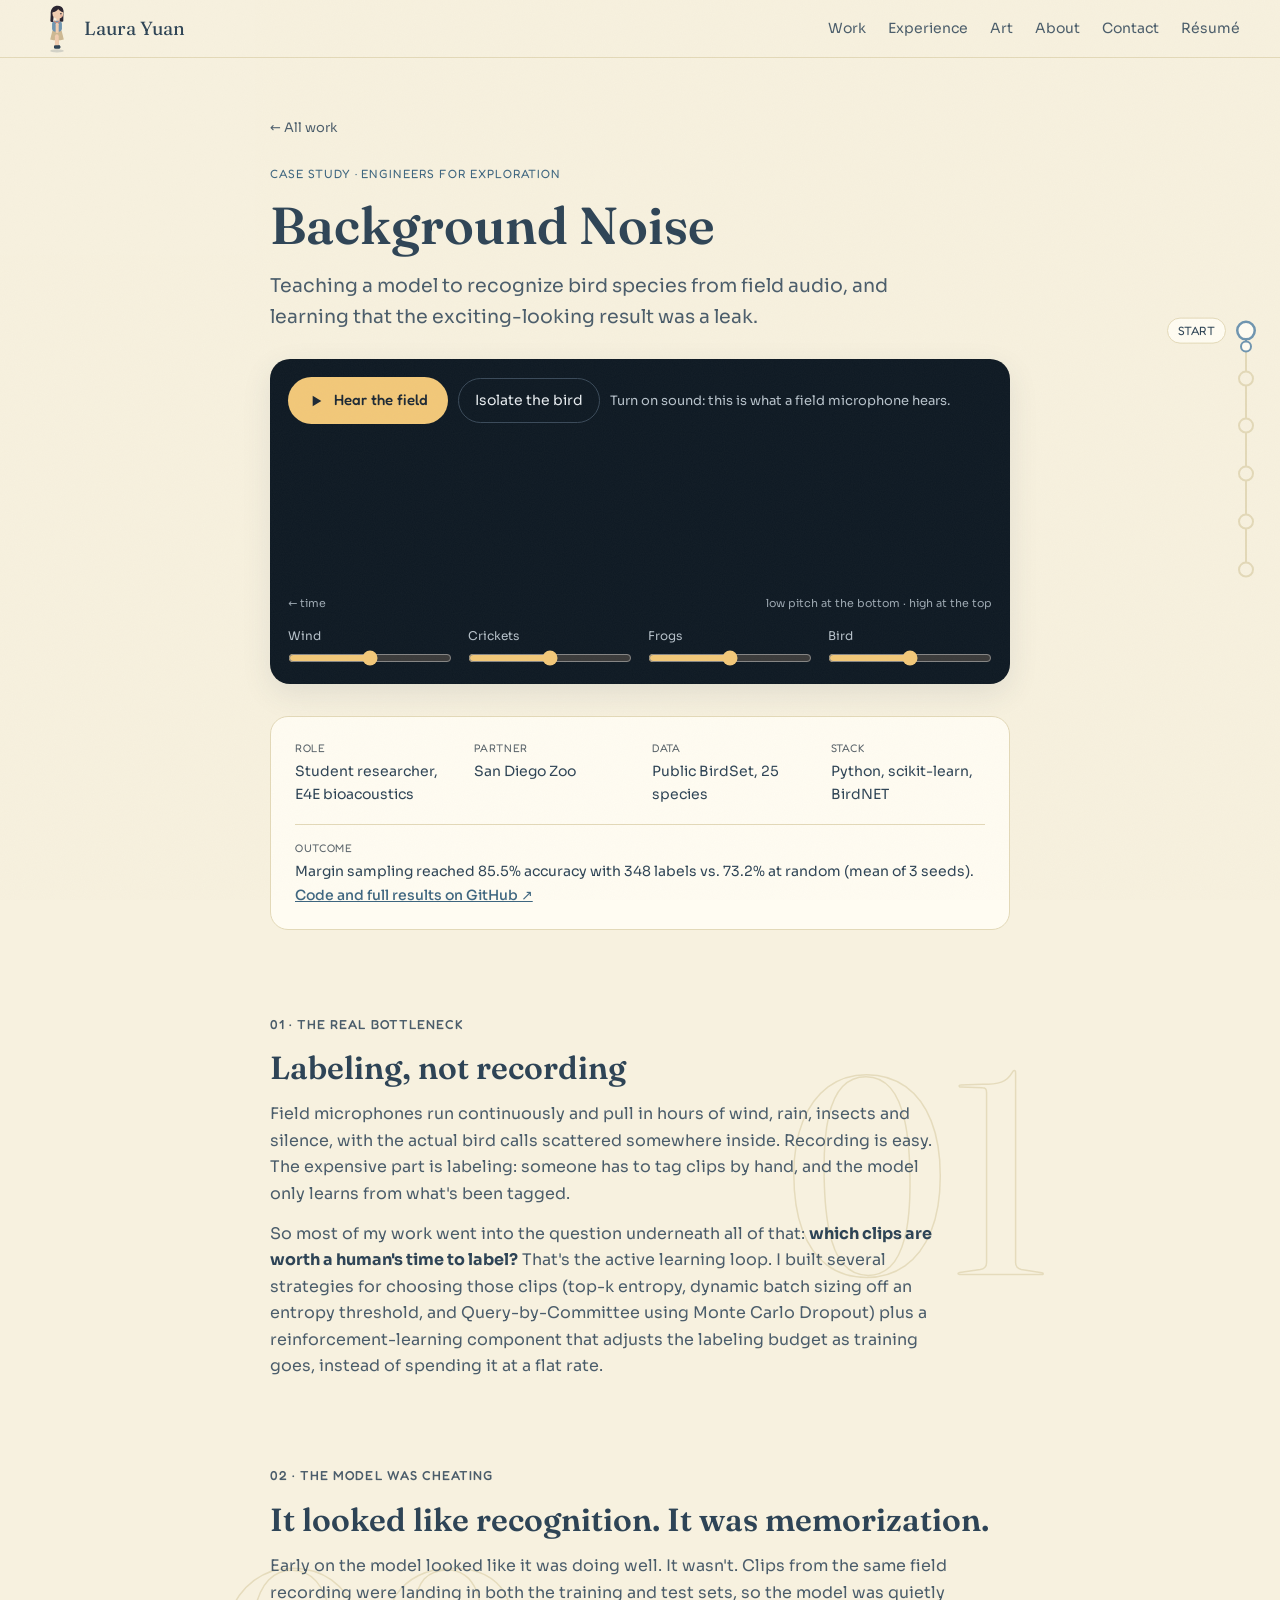
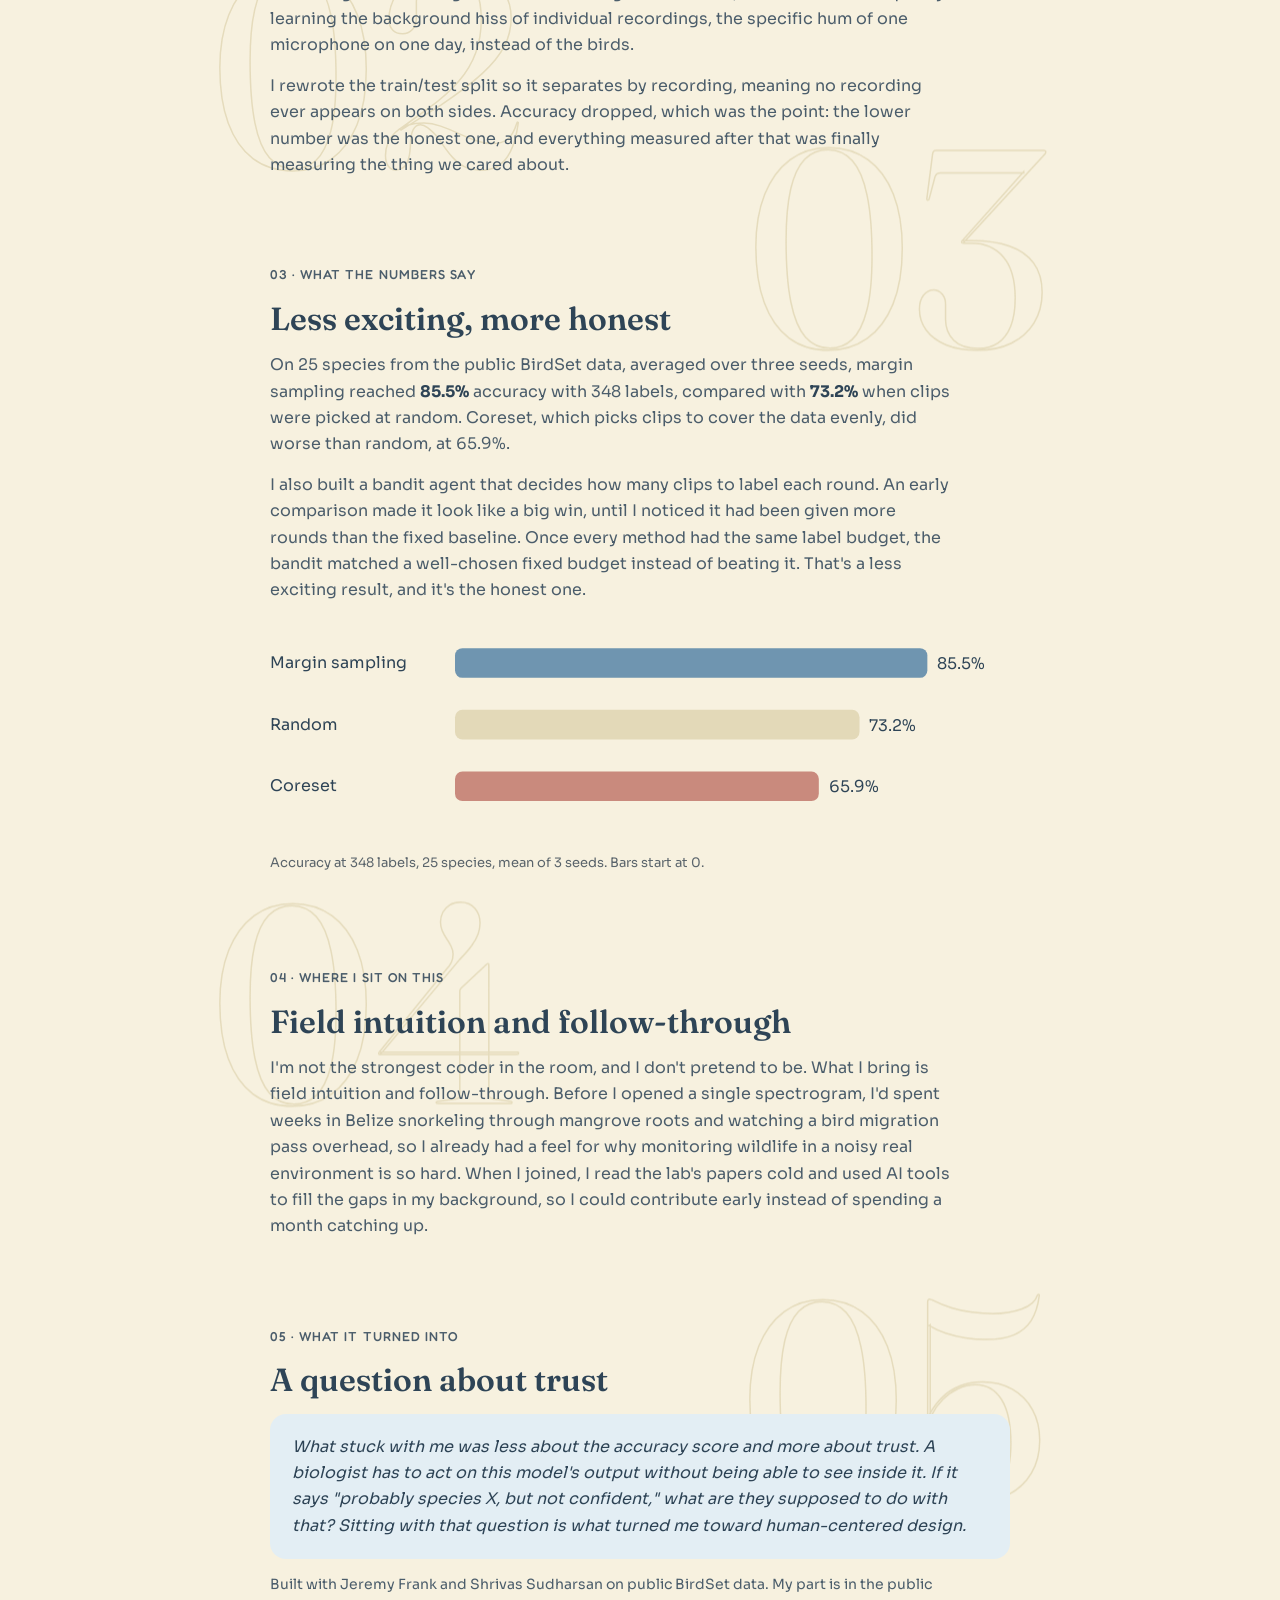
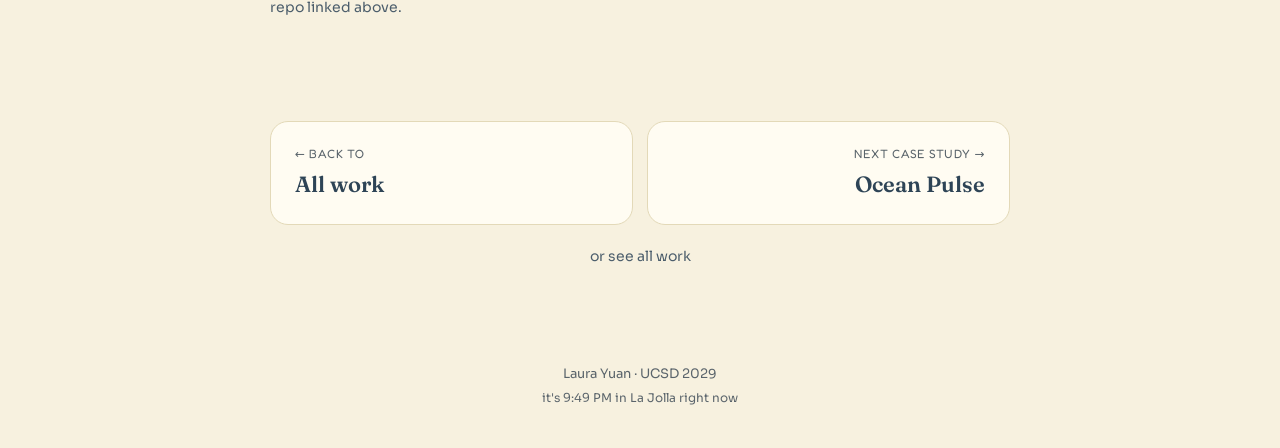
<file: work/background-noise.html>
<!DOCTYPE html>
<html lang="en">
<head>
  <meta charset="UTF-8">
  <meta name="viewport" content="width=device-width, initial-scale=1.0">
  <title>Background Noise · Laura Yuan</title>
  <meta name="description" content="Case study: active learning for bird species classification from field audio, Engineers for Exploration with the San Diego Zoo.">
  <meta property="og:type" content="website">
  <meta property="og:title" content="Background Noise · Laura Yuan">
  <meta property="og:description" content="Case study: active learning for bird species classification from field audio, Engineers for Exploration with the San Diego Zoo.">
  <meta property="og:url" content="https://laura06919-max.github.io/work/background-noise.html">
  <meta property="og:image" content="https://laura06919-max.github.io/assets/img/og-card.jpg">
  <meta name="twitter:card" content="summary_large_image">
  <link rel="icon" href="data:image/svg+xml,<svg xmlns=%22http://www.w3.org/2000/svg%22 viewBox=%220 0 100 100%22><circle cx=%2250%22 cy=%2250%22 r=%2245%22 fill=%22%23F7F1DF%22/><circle cx=%2250%22 cy=%2250%22 r=%2230%22 fill=%22none%22 stroke=%22%236F95B0%22 stroke-width=%226%22/><circle cx=%2250%22 cy=%2250%22 r=%2210%22 fill=%22%23C98A7D%22/></svg>">
  <link rel="preconnect" href="https://fonts.googleapis.com">
  <link rel="preconnect" href="https://fonts.gstatic.com" crossorigin>
  <link href="https://fonts.googleapis.com/css2?family=Fraunces:opsz,wght@9..144,400;9..144,600&family=Fredoka:wght@500;600&family=Sora:wght@400;500&display=swap" rel="stylesheet">
  <link rel="stylesheet" href="../assets/css/site.css">
  <style>
    .field { margin-top: 26px; background: #0f1a24; color: #E8EDF1; border-radius: 20px; padding: 18px; box-shadow: var(--shadow); }
    .field-top { display: flex; flex-wrap: wrap; gap: 10px; align-items: center; margin-bottom: 14px; }
    .field-btn { font: inherit; font-family: var(--label); font-weight: 500; font-size: 15px; display: inline-flex; align-items: center; gap: 10px; padding: 11px 20px; border-radius: 30px; border: 0; cursor: pointer; background: #F2C879; color: #1D2935; }
    .field-btn svg { width: 16px; height: 16px; }
    .field-btn .ic-pause { display: none; } .field.playing .field-btn .ic-play { display: none; } .field.playing .field-btn .ic-pause { display: inline; }
    .field-iso { font: inherit; font-size: 14px; padding: 10px 16px; border-radius: 30px; cursor: pointer; background: transparent; color: #E8EDF1; border: 1px solid #3A4A5A; }
    .field-iso[aria-pressed="true"] { background: #2C4A63; border-color: #8FB3CC; }
    .field canvas { width: 100%; height: 150px; display: block; border-radius: 12px; background: #0f1a24; }
    .field-legend { display: flex; justify-content: space-between; font-size: 11px; color: #9AA6B0; margin-top: 6px; }
    .field-mix { display: grid; grid-template-columns: repeat(4, 1fr); gap: 10px 16px; margin-top: 14px; }
    .field-mix label { font-size: 12px; color: #B7C2CB; display: flex; flex-direction: column; gap: 4px; }
    .field-mix input { accent-color: #F2C879; width: 100%; }
    .field-status { font-size: 13px; color: #B7C2CB; min-height: 1.4em; }
    @media (max-width: 600px) { .field-mix { grid-template-columns: repeat(2, 1fr); } }
  </style>
  <script>document.documentElement.classList.add('js')</script>
</head>
<body>
<a class="skip-link" href="#bottleneck">Skip to case study</a>
<nav class="site-nav" aria-label="Main">
  <a class="nav-name" href="../index.html"><span class="nav-avatar" aria-hidden="true">LY</span>Laura Yuan</a>
  <ul class="nav-links">
    <li><a href="../index.html#data-first">Work</a></li>
    <li><a href="../index.html#in-the-field">Experience</a></li>
    <li class="opt"><a href="../index.html#art">Art</a></li>
    <li class="opt"><a href="../index.html#about">About</a></li>
    <li class="opt"><a href="../index.html#contact">Contact</a></li>
    <li><a href="../assets/docs/Laura_Yuan_Resume.pdf" target="_blank" rel="noopener">Résumé</a></li>
  </ul>
</nav>
<header class="case-hero" id="start" data-chapter="Start">
  <a class="back-link" href="../index.html#data-first">← All work</a>
  <p class="eyebrow">Case study · Engineers for Exploration</p>
  <h1 class="case-title">Background Noise</h1>
  <p class="case-sub">Teaching a model to recognize bird species from field audio, and learning that the exciting-looking result was a leak.</p>
  <section class="field" id="field" aria-label="Field recording demo">
    <div class="field-top">
      <button class="field-btn" data-play aria-pressed="false"><svg class="ic-play" viewBox="0 0 24 24" fill="currentColor" aria-hidden="true"><path d="M7 4l13 8-13 8z"/></svg><svg class="ic-pause" viewBox="0 0 24 24" fill="currentColor" aria-hidden="true"><path d="M6 4h4v16H6zM14 4h4v16h-4z"/></svg><span>Hear the field</span></button>
      <button class="field-iso" data-isolate aria-pressed="false">Isolate the bird</button>
      <p class="field-status" data-status role="status">Turn on sound: this is what a field microphone hears.</p>
    </div>
    <canvas aria-label="Live spectrogram of the sound: time moves left, higher pitch is higher up. Bird calls appear as bright upward strokes above the noise."></canvas>
    <div class="field-legend"><span>← time</span><span>low pitch at the bottom · high at the top</span></div>
    <div class="field-mix">
      <label>Wind <input type="range" min="0" max="100" value="50" data-layer="wind"></label>
      <label>Crickets <input type="range" min="0" max="100" value="50" data-layer="crickets"></label>
      <label>Frogs <input type="range" min="0" max="100" value="50" data-layer="frogs"></label>
      <label>Bird <input type="range" min="0" max="100" value="50" data-layer="bird"></label>
    </div>
  </section>
  <dl class="tldr">
    <div><dt>Role</dt><dd>Student researcher, E4E bioacoustics</dd></div>
    <div><dt>Partner</dt><dd>San Diego Zoo</dd></div>
    <div><dt>Data</dt><dd>Public BirdSet, 25 species</dd></div>
    <div><dt>Stack</dt><dd>Python, scikit-learn, BirdNET</dd></div>
    <div class="full"><dt>Outcome</dt><dd>Margin sampling reached 85.5% accuracy with 348 labels vs. 73.2% at random (mean of 3 seeds). <a class="text-link" href="https://github.com/laura06919-max/adaptive-budget-active-learning" target="_blank" rel="noopener">Code and full results on GitHub ↗</a></dd></div>
  </dl>
</header>
<main class="case-body">
  <section id="bottleneck" data-chapter="Bottleneck">
    <p class="chapter-num">01 · The real bottleneck</p>
    <h2 class="reveal">Labeling, not recording</h2>
    <p class="reveal">Field microphones run continuously and pull in hours of wind, rain, insects and silence, with the actual bird calls scattered somewhere inside. Recording is easy. The expensive part is labeling: someone has to tag clips by hand, and the model only learns from what's been tagged.</p>
    <p class="reveal">So most of my work went into the question underneath all of that: <strong>which clips are worth a human's time to label?</strong> That's the active learning loop. I built several strategies for choosing those clips (top-k entropy, dynamic batch sizing off an entropy threshold, and Query-by-Committee using Monte Carlo Dropout) plus a reinforcement-learning component that adjusts the labeling budget as training goes, instead of spending it at a flat rate.</p>
  </section>
  <section id="cheating" data-chapter="The leak">
    <p class="chapter-num">02 · The model was cheating</p>
    <h2 class="reveal">It looked like recognition. It was memorization.</h2>
    <p class="reveal">Early on the model looked like it was doing well. It wasn't. Clips from the same field recording were landing in both the training and test sets, so the model was quietly learning the background hiss of individual recordings, the specific hum of one microphone on one day, instead of the birds.</p>
    <p class="reveal">I rewrote the train/test split so it separates by recording, meaning no recording ever appears on both sides. Accuracy dropped, which was the point: the lower number was the honest one, and everything measured after that was finally measuring the thing we cared about.</p>
  </section>
  <section id="numbers" data-chapter="Numbers">
    <p class="chapter-num">03 · What the numbers say</p>
    <h2 class="reveal">Less exciting, more honest</h2>
    <p class="reveal">On 25 species from the public BirdSet data, averaged over three seeds, margin sampling reached <strong>85.5%</strong> accuracy with 348 labels, compared with <strong>73.2%</strong> when clips were picked at random. Coreset, which picks clips to cover the data evenly, did worse than random, at 65.9%.</p>
    <p class="reveal">I also built a bandit agent that decides how many clips to label each round. An early comparison made it look like a big win, until I noticed it had been given more rounds than the fixed baseline. Once every method had the same label budget, the bandit matched a well-chosen fixed budget instead of beating it. That's a less exciting result, and it's the honest one.</p>
    <figure class="figure reveal"><svg viewBox="0 0 600 170" role="img" aria-label="Accuracy at 348 labels: margin sampling 85.5%, random 73.2%, coreset 65.9%" style="width:100%;height:auto"><g font-family="Sora, sans-serif" font-size="13" fill="var(--text)"><text x="0" y="34">Margin sampling</text><rect x="150" y="18" width="383" height="24" rx="6" fill="var(--blue)"/><text x="541" y="35">85.5%</text><text x="0" y="84">Random</text><rect x="150" y="68" width="328" height="24" rx="6" fill="var(--border)"/><text x="486" y="85">73.2%</text><text x="0" y="134">Coreset</text><rect x="150" y="118" width="295" height="24" rx="6" fill="var(--accent2)"/><text x="453" y="135">65.9%</text></g></svg><figcaption>Accuracy at 348 labels, 25 species, mean of 3 seeds. Bars start at 0.</figcaption></figure>
  </section>
  <section id="me" data-chapter="Where I sit">
    <p class="chapter-num">04 · Where I sit on this</p>
    <h2 class="reveal">Field intuition and follow-through</h2>
    <p class="reveal">I'm not the strongest coder in the room, and I don't pretend to be. What I bring is field intuition and follow-through. Before I opened a single spectrogram, I'd spent weeks in Belize snorkeling through mangrove roots and watching a bird migration pass overhead, so I already had a feel for why monitoring wildlife in a noisy real environment is so hard. When I joined, I read the lab's papers cold and used AI tools to fill the gaps in my background, so I could contribute early instead of spending a month catching up.</p>
  </section>
  <section id="turned" data-chapter="Reflect">
    <p class="chapter-num">05 · What it turned into</p>
    <h2 class="reveal">A question about trust</h2>
    <div class="reflection reveal"><p>What stuck with me was less about the accuracy score and more about trust. A biologist has to act on this model's output without being able to see inside it. If it says "probably species X, but not confident," what are they supposed to do with that? Sitting with that question is what turned me toward human-centered design.</p></div>
    <p class="reveal" style="margin-top:14px;font-size:14px">Built with Jeremy Frank and Shrivas Sudharsan on public BirdSet data. My part is in the public repo linked above.</p>
  </section>
</main>
<nav class="case-nav reveal" aria-label="More case studies">
  <a class="prev" href="../index.html#data-first"><small>← Back to</small><b>All work</b></a>
  <a class="next" href="ocean-pulse.html"><small>Next case study →</small><b>Ocean Pulse</b></a>
  <a class="all" href="../index.html#data-first">or see all work</a>
</nav>
<footer style="margin-top:60px">Laura Yuan · UCSD 2029<small><span id="laJollaTime"></span></small></footer>
<script src="../assets/js/site.js"></script>
<script src="../assets/js/fieldsound.js"></script>
<!-- Visitor stats: GoatCounter (no cookies, no personal data). Dashboard: https://laurayuan.goatcounter.com -->
<script data-goatcounter="https://laurayuan.goatcounter.com/count" async src="//gc.zgo.at/count.js"></script>
</body>
</html>
</file>
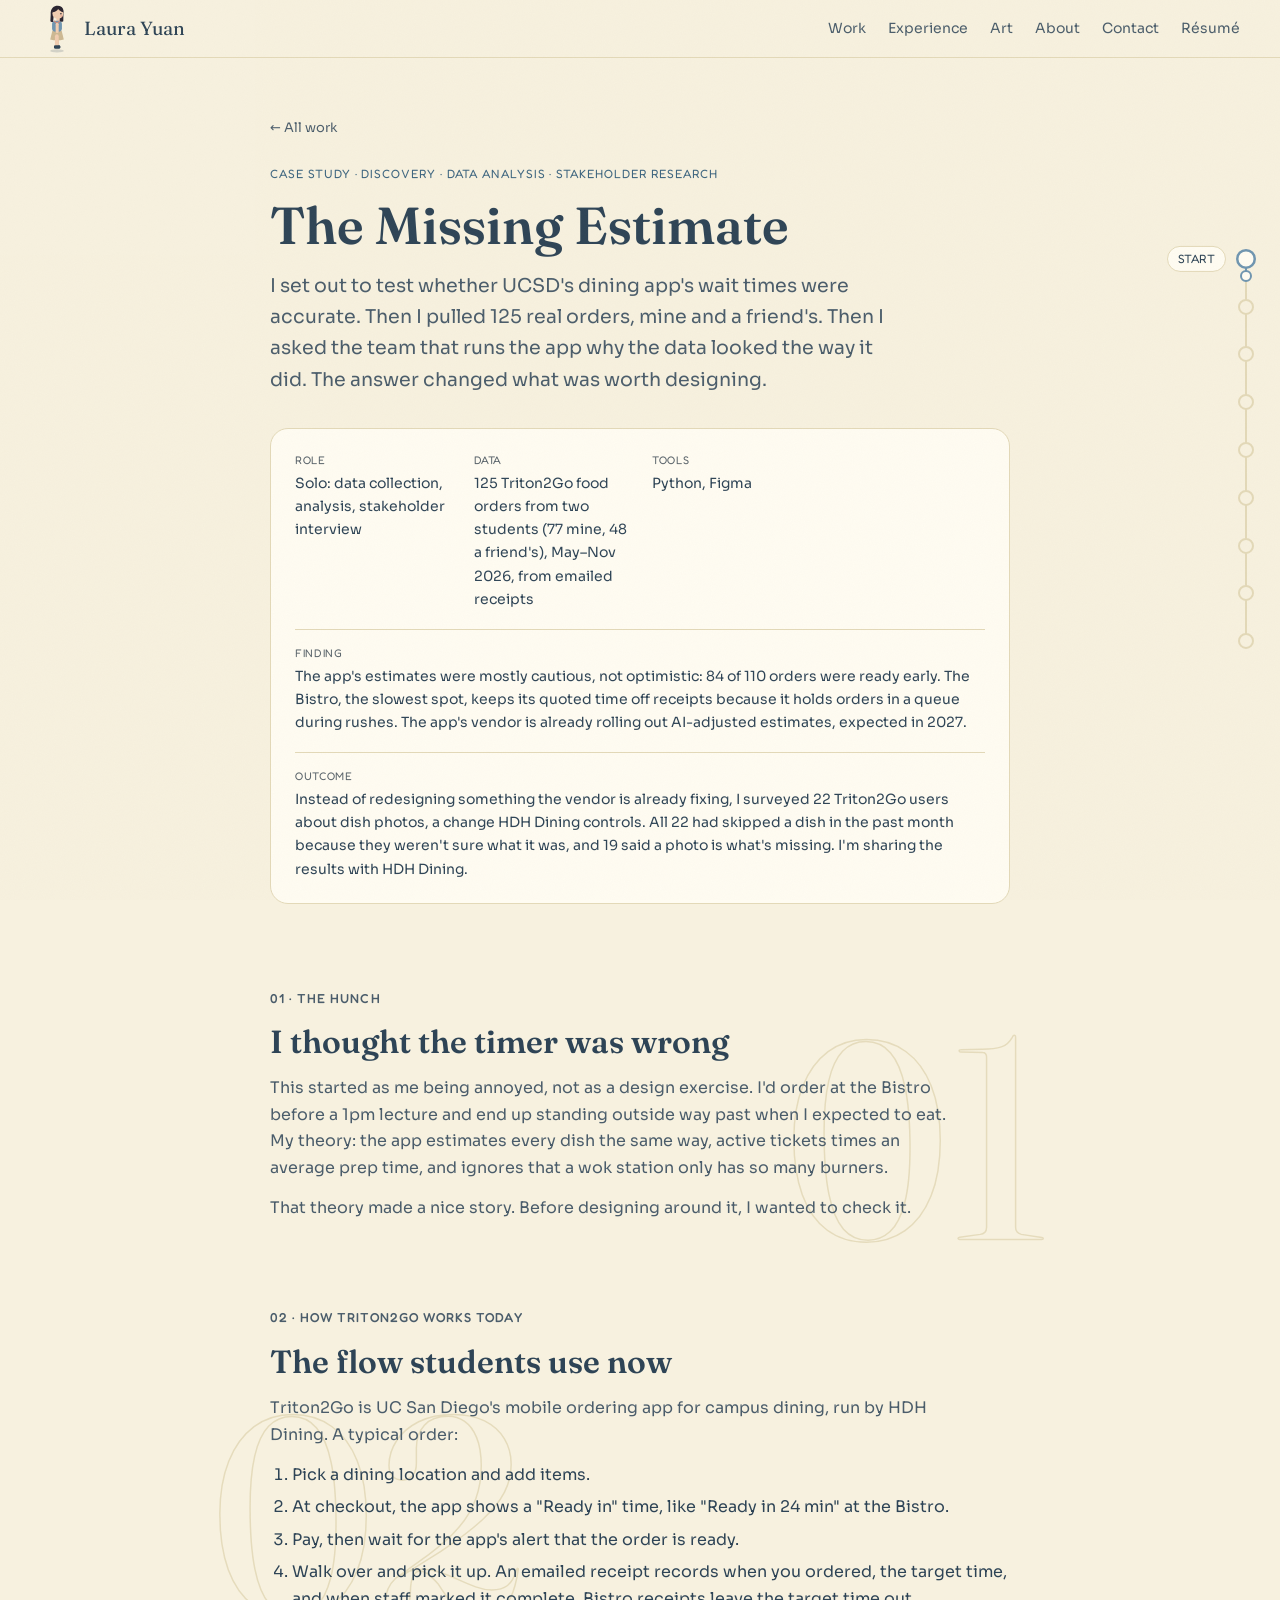
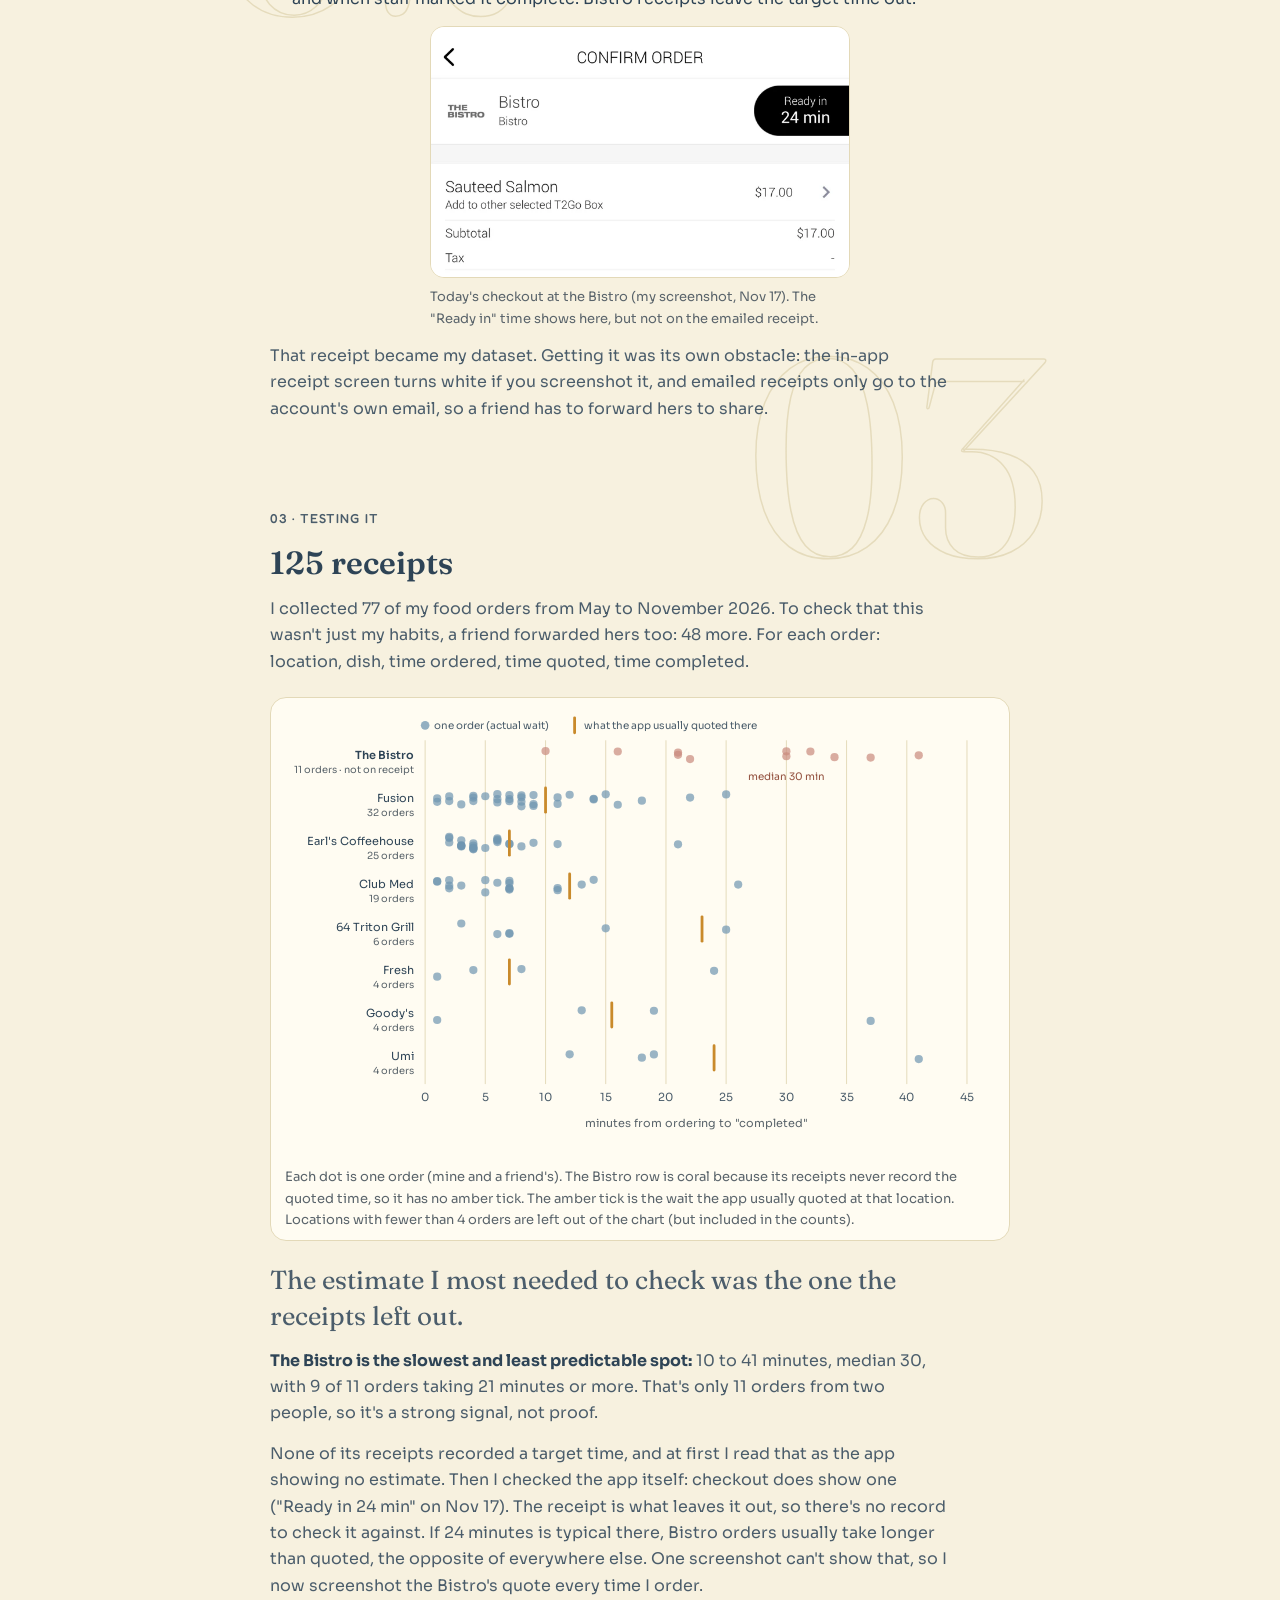
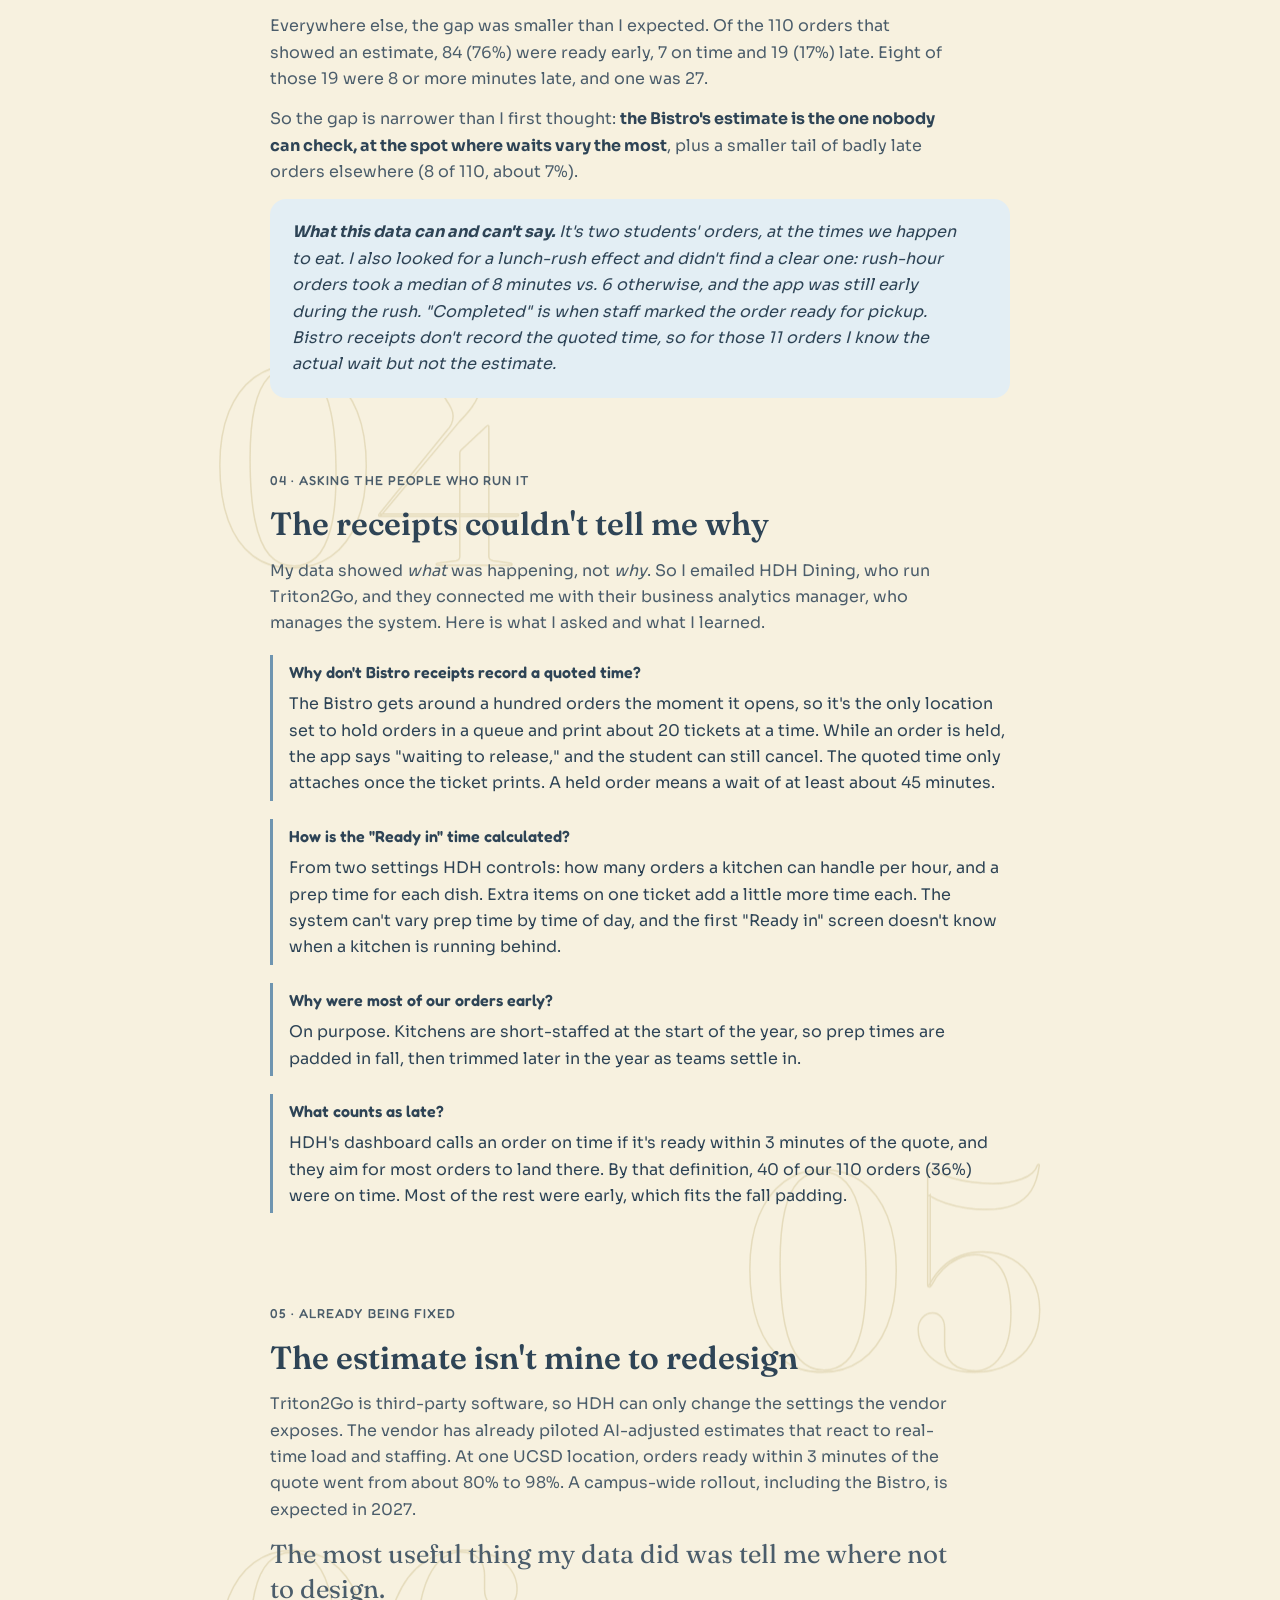
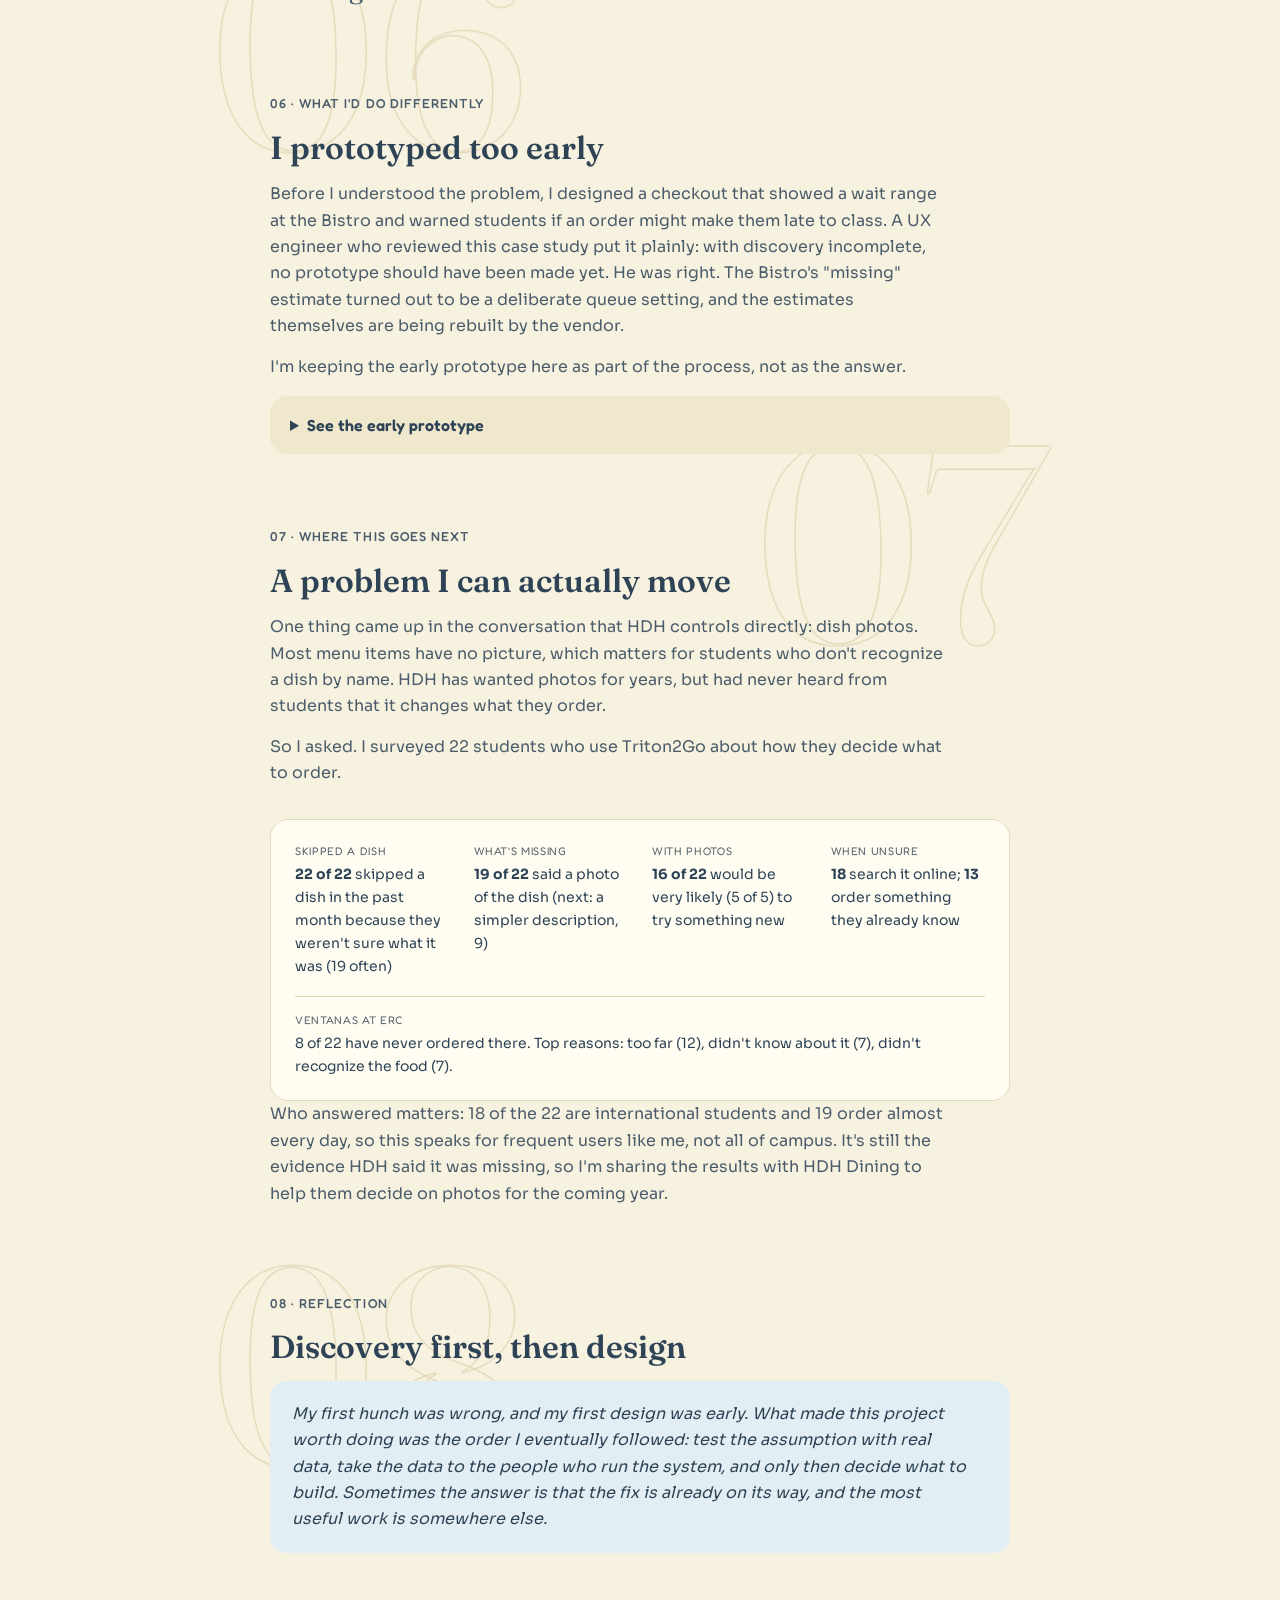
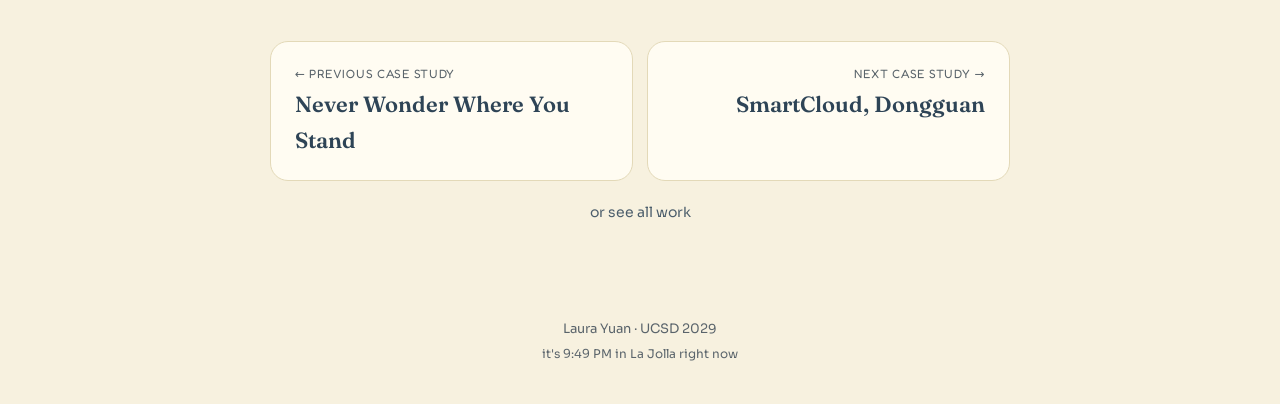
<file: work/bistro.html>
<!DOCTYPE html>
<html lang="en">
<head>
  <meta charset="UTF-8">
  <meta name="viewport" content="width=device-width, initial-scale=1.0">
  <title>The Missing Estimate · Laura Yuan</title>
  <meta name="description" content="Case study: I tested my assumption about UCSD's dining app with 125 real orders, then asked the team that runs it why. The answer changed what was worth designing.">
  <meta property="og:type" content="website">
  <meta property="og:title" content="The Missing Estimate · Laura Yuan">
  <meta property="og:description" content="Case study: I tested my assumption about UCSD's dining app with 125 real orders, then asked the team that runs it why. The answer changed what was worth designing.">
  <meta property="og:url" content="https://laura06919-max.github.io/work/bistro.html">
  <meta property="og:image" content="https://laura06919-max.github.io/assets/img/og-card.jpg">
  <meta name="twitter:card" content="summary_large_image">
  <link rel="icon" href="data:image/svg+xml,<svg xmlns=%22http://www.w3.org/2000/svg%22 viewBox=%220 0 100 100%22><circle cx=%2250%22 cy=%2250%22 r=%2245%22 fill=%22%23F7F1DF%22/><circle cx=%2250%22 cy=%2250%22 r=%2230%22 fill=%22none%22 stroke=%22%236F95B0%22 stroke-width=%226%22/><circle cx=%2250%22 cy=%2250%22 r=%2210%22 fill=%22%23C98A7D%22/></svg>">
  <link rel="preconnect" href="https://fonts.googleapis.com">
  <link rel="preconnect" href="https://fonts.gstatic.com" crossorigin>
  <link href="https://fonts.googleapis.com/css2?family=Fraunces:opsz,wght@9..144,400;9..144,600&family=Fredoka:wght@500;600&family=Sora:wght@400;500&display=swap" rel="stylesheet">
  <link rel="stylesheet" href="../assets/css/site.css">
  <style>
    .demo { display: grid; grid-template-columns: 1fr 300px; gap: 28px; align-items: start; background: var(--bg2); border-radius: 22px; padding: 26px; margin-top: 18px; }
    .demo fieldset { border: 0; margin-bottom: 18px; }
    .demo legend, .demo label.lbl { font-family: var(--label); font-size: 12px; text-transform: uppercase; letter-spacing: .06em; color: var(--hint); margin-bottom: 8px; display: block; }
    .demo .opts { display: flex; gap: 8px; flex-wrap: wrap; }
    .demo .opts label { cursor: pointer; }
    .demo .opts input { position: absolute; opacity: 0; }
    .demo .opts span { display: inline-block; font-size: 14px; padding: 7px 14px; border-radius: 20px; border: 0.5px solid var(--border); background: var(--bg3); }
    .demo .opts input:checked + span { background: var(--text); color: var(--bg3); border-color: var(--text); }
    .demo .opts input:focus-visible + span { outline: 2.5px solid var(--blue-ink); outline-offset: 2px; }
    .demo input[type=range] { width: 100%; accent-color: var(--blue-ink); }
    .demo .val { font-size: 14px; color: var(--text); font-weight: 500; }
    .demo .fine { font-size: 12px; color: var(--hint); margin-top: 6px; }
    .phone { position: relative; background: #1A202C; border-radius: 36px; padding: 10px; box-shadow: var(--shadow); }
    .screen { background: #FFFCF2; color: #2E4456; border-radius: 28px; min-height: 470px; padding: 26px 18px 18px; position: relative; overflow: hidden; display: flex; flex-direction: column; gap: 12px; font-size: 14px; }
    .screen h4 { font-family: var(--display); font-weight: 400; font-size: 20px; }
    .row { display: flex; justify-content: space-between; padding: 10px 12px; background: #F0E8CC; border-radius: 12px; }
    .row b { font-weight: 500; }
    .row.real { background: #F5E3DD; }
    .row.real.ok { background: #E3EEF4; }
    .pay { margin-top: auto; font: inherit; font-family: var(--label); font-weight: 500; font-size: 15px; padding: 13px; border-radius: 14px; border: 0; background: #2E4456; color: #FFFCF2; cursor: pointer; }
    .sheet { position: absolute; left: 0; right: 0; bottom: 0; background: #FFFCF2; border-radius: 22px 22px 0 0; padding: 22px 18px 18px; box-shadow: 0 -10px 30px rgba(46,68,86,.25); transform: translateY(105%); transition: transform .35s cubic-bezier(.16,1,.3,1); display: flex; flex-direction: column; gap: 10px; }
    .sheet.open { transform: none; }
    .sheet h5 { font-family: var(--label); font-size: 17px; font-weight: 600; }
    .sheet p { font-size: 13.5px; color: #4B5D6B; margin: 0; }
    .sheet .primary { font: inherit; font-size: 14px; padding: 11px; border-radius: 12px; border: 0; background: #2E4456; color: #FFFCF2; cursor: pointer; }
    .sheet .escape { font: inherit; font-size: 13px; background: none; border: 0; color: #3E6680; text-decoration: underline; cursor: pointer; }
    .toast { font-size: 13px; padding: 10px 12px; border-radius: 12px; background: #E3EEF4; color: #2E4456; display: none; }
    .toast.show { display: block; }
    .optlabel { font-size: 11px; letter-spacing: .08em; text-transform: uppercase; color: #6B7C88; margin: 4px 0 -2px; }
    .alts { display: flex; flex-direction: column; gap: 8px; }
    .alt { display: grid; grid-template-columns: 44px 1fr auto; gap: 10px; align-items: center; text-align: left; font: inherit; font-size: 13px; color: #2E4456; background: #F3EEDF; border: 1px solid transparent; border-radius: 12px; padding: 8px; cursor: pointer; }
    .alt:hover, .alt:focus-visible { border-color: #3E6680; }
    .alt b { display: block; font-size: 13.5px; }
    .alt small { color: #5C6E7B; font-size: 11.5px; }
    .alt .early { font-size: 11px; background: #DCEBD9; color: #2F5A2A; border-radius: 99px; padding: 3px 8px; white-space: nowrap; }
    .ph { width: 44px; height: 44px; border-radius: 10px; background: repeating-linear-gradient(135deg,#E2DCCB 0 6px,#EAE4D4 6px 12px); display: grid; place-items: center; color: #8A8270; }
    .ph svg { width: 18px; height: 18px; }
    .menu { display: none; flex-direction: column; gap: 8px; }
    .menu.on { display: flex; }
    .menu .mhead { display: flex; justify-content: space-between; align-items: baseline; font-size: 12.5px; color: #5C6E7B; }
    .menu .mhead button { font: inherit; font-size: 12px; background: none; border: 0; color: #3E6680; text-decoration: underline; cursor: pointer; padding: 0; }
    .dish { display: grid; grid-template-columns: 44px 1fr auto; gap: 10px; align-items: center; font-size: 13px; background: #FFF; border: 1px solid #E6E0D0; border-radius: 12px; padding: 8px; }
    .dish button { font: inherit; font-size: 12px; border: 1px solid #2E4456; background: none; color: #2E4456; border-radius: 99px; padding: 4px 10px; cursor: pointer; }
    .dish.picked { border-color: #2E4456; }
    .dish.picked button { background: #2E4456; color: #FFFCF2; }
    @media (max-width: 760px) { .demo { grid-template-columns: 1fr; } .phone { max-width: 300px; margin: 0 auto; } }
    .steps { padding-left: 22px; margin: 10px 0 14px; }
    .steps li { margin: 6px 0; }
    .ba { background: var(--bg2); border-radius: 22px; padding: 26px; margin-top: 18px; }
    .ba fieldset { border: 0; margin-bottom: 16px; }
    .ba legend { font-family: var(--label); font-size: 12px; text-transform: uppercase; letter-spacing: .06em; color: var(--hint); margin-bottom: 8px; }
    .ba .opts { display: flex; gap: 8px; flex-wrap: wrap; }
    .ba .opts button { font: inherit; font-size: 14px; padding: 7px 14px; border-radius: 20px; border: 0.5px solid var(--border); background: var(--bg3); color: var(--text); cursor: pointer; }
    .ba .opts button[aria-pressed=true] { background: var(--text); color: var(--bg3); border-color: var(--text); }
    .tag-test { text-transform: none; letter-spacing: 0; font-size: 11px; background: #F5E3DD; color: #8A4B3E; border-radius: 99px; padding: 2px 8px; margin-left: 6px; }
    .pair { display: grid; grid-template-columns: 1fr 1fr; gap: 24px; max-width: 640px; margin: 8px auto 0; }
    .pair .col { margin: 0; }
    .pair figcaption { font-family: var(--label); font-weight: 600; text-align: center; margin-bottom: 10px; }
    .pair .screen { min-height: 380px; }
    .pair .row.real { background: #E3EEF4; }
    .row.eta { font-weight: 500; }
    .row.eta.none { background: #EFE9DA; color: #8A8270; font-style: italic; }
    .basis { font-size: 12px; color: #6B7C88; margin: -4px 2px 0; }
    .hint { font-size: 12.5px; border-radius: 10px; padding: 8px 10px; background: #F5E3DD; color: #6E3B30; margin: 0; }
    .hint.ok { background: #E3EEF4; color: #2E4456; }
    .pay { text-align: center; }
    @media (max-width: 640px) { .pair { grid-template-columns: 1fr; max-width: 300px; } }
    .qa { border-left: 3px solid var(--blue); padding: 4px 0 4px 16px; margin: 18px 0; }
    .qa .q { font-family: var(--label); font-weight: 600; margin-bottom: 6px; }
    .qa .a { color: var(--text); }
    details.early { background: var(--bg2); border-radius: 18px; padding: 16px 20px; margin-top: 16px; }
    details.early summary { cursor: pointer; font-family: var(--label); font-weight: 600; }
    details.early .ba { background: transparent; padding: 16px 0 0; }
  </style>
  <script>document.documentElement.classList.add('js')</script>
</head>
<body>
<a class="skip-link" href="#guess">Skip to case study</a>
<nav class="site-nav" aria-label="Main">
  <a class="nav-name" href="../index.html"><span class="nav-avatar" aria-hidden="true">LY</span>Laura Yuan</a>
  <ul class="nav-links">
    <li><a href="../index.html#data-first">Work</a></li>
    <li><a href="../index.html#in-the-field">Experience</a></li>
    <li class="opt"><a href="../index.html#art">Art</a></li>
    <li class="opt"><a href="../index.html#about">About</a></li>
    <li class="opt"><a href="../index.html#contact">Contact</a></li>
    <li><a href="../assets/docs/Laura_Yuan_Resume.pdf" target="_blank" rel="noopener">Résumé</a></li>
  </ul>
</nav>
<header class="case-hero" id="start" data-chapter="Start">
  <a class="back-link" href="../index.html#then-people">← All work</a>
  <p class="eyebrow">Case study · Discovery · Data analysis · Stakeholder research</p>
  <h1 class="case-title">The Missing Estimate</h1>
  <p class="case-sub">I set out to test whether UCSD's dining app's wait times were accurate. Then I pulled 125 real orders, mine and a friend's. Then I asked the team that runs the app why the data looked the way it did. The answer changed what was worth designing.</p>
  <dl class="tldr">
    <div><dt>Role</dt><dd>Solo: data collection, analysis, stakeholder interview</dd></div>
    <div><dt>Data</dt><dd>125 Triton2Go food orders from two students (77 mine, 48 a friend's), May–Nov 2026, from emailed receipts</dd></div>
    <div><dt>Tools</dt><dd>Python, Figma</dd></div>
    <div class="full"><dt>Finding</dt><dd>The app's estimates were mostly cautious, not optimistic: 84 of 110 orders were ready early. The Bistro, the slowest spot, keeps its quoted time off receipts because it holds orders in a queue during rushes. The app's vendor is already rolling out AI-adjusted estimates, expected in 2027.</dd></div>
    <div class="full"><dt>Outcome</dt><dd>Instead of redesigning something the vendor is already fixing, I surveyed 22 Triton2Go users about dish photos, a change HDH Dining controls. All 22 had skipped a dish in the past month because they weren't sure what it was, and 19 said a photo is what's missing. I'm sharing the results with HDH Dining.</dd></div>
  </dl>
</header>
<main class="case-body">
  <section id="hunch" data-chapter="The hunch">
    <p class="chapter-num">01 · The hunch</p>
    <h2 class="reveal">I thought the timer was wrong</h2>
    <p class="reveal">This started as me being annoyed, not as a design exercise. I'd order at the Bistro before a 1pm lecture and end up standing outside way past when I expected to eat. My theory: the app estimates every dish the same way, active tickets times an average prep time, and ignores that a wok station only has so many burners.</p>
    <p class="reveal">That theory made a nice story. Before designing around it, I wanted to check it.</p>
  </section>

  <section id="today" data-chapter="How it works">
    <p class="chapter-num">02 · How Triton2Go works today</p>
    <h2 class="reveal">The flow students use now</h2>
    <p class="reveal">Triton2Go is UC San Diego's mobile ordering app for campus dining, run by HDH Dining. A typical order:</p>
    <ol class="steps reveal">
      <li>Pick a dining location and add items.</li>
      <li>At checkout, the app shows a "Ready in" time, like "Ready in 24 min" at the Bistro.</li>
      <li>Pay, then wait for the app's alert that the order is ready.</li>
      <li>Walk over and pick it up. An emailed receipt records when you ordered, the target time, and when staff marked it complete. Bistro receipts leave the target time out.</li>
    </ol>
    <figure class="figure reveal" style="max-width:420px;margin:6px auto 14px"><img src="../assets/img/bistro-checkout.webp" alt="Triton2Go checkout screen for a Sauteed Salmon at the Bistro, showing Ready in 24 min next to the location name" style="width:100%;border-radius:14px;border:0.5px solid var(--border)" loading="lazy"><figcaption>Today's checkout at the Bistro (my screenshot, Nov 17). The "Ready in" time shows here, but not on the emailed receipt.</figcaption></figure>
    <p class="reveal">That receipt became my dataset. Getting it was its own obstacle: the in-app receipt screen turns white if you screenshot it, and emailed receipts only go to the account's own email, so a friend has to forward hers to share.</p>
  </section>

  <section id="data" data-chapter="The data">
    <p class="chapter-num">03 · Testing it</p>
    <h2 class="reveal">125 receipts</h2>
    <p class="reveal">I collected 77 of my food orders from May to November 2026. To check that this wasn't just my habits, a friend forwarded hers too: 48 more. For each order: location, dish, time ordered, time quoted, time completed.</p>
    <figure class="figure reveal" data-r="pop" style="background:var(--bg3);border:0.5px solid var(--border);border-radius:16px;padding:18px 14px 10px">
      <svg viewBox="0 0 760 464" role="img" aria-labelledby="ct cd" style="width:100%;height:auto">
<title id="ct">How long Triton2Go orders actually took, by location</title>
<desc id="cd">125 orders from two students, May to November 2026. Bistro receipts never record an estimate; its 11 orders took 10 to 41 minutes, median 30. At the other locations the quoted time was usually longer than the real wait.</desc>
<g font-family="Sora, sans-serif" font-size="12" fill="var(--muted)">
<line x1="150.0" x2="150.0" y1="26" y2="394" stroke="var(--border)" stroke-width="1"/><text x="150.0" y="412" text-anchor="middle">0</text>
<line x1="214.4" x2="214.4" y1="26" y2="394" stroke="var(--border)" stroke-width="1"/><text x="214.4" y="412" text-anchor="middle">5</text>
<line x1="278.9" x2="278.9" y1="26" y2="394" stroke="var(--border)" stroke-width="1"/><text x="278.9" y="412" text-anchor="middle">10</text>
<line x1="343.3" x2="343.3" y1="26" y2="394" stroke="var(--border)" stroke-width="1"/><text x="343.3" y="412" text-anchor="middle">15</text>
<line x1="407.8" x2="407.8" y1="26" y2="394" stroke="var(--border)" stroke-width="1"/><text x="407.8" y="412" text-anchor="middle">20</text>
<line x1="472.2" x2="472.2" y1="26" y2="394" stroke="var(--border)" stroke-width="1"/><text x="472.2" y="412" text-anchor="middle">25</text>
<line x1="536.7" x2="536.7" y1="26" y2="394" stroke="var(--border)" stroke-width="1"/><text x="536.7" y="412" text-anchor="middle">30</text>
<line x1="601.1" x2="601.1" y1="26" y2="394" stroke="var(--border)" stroke-width="1"/><text x="601.1" y="412" text-anchor="middle">35</text>
<line x1="665.6" x2="665.6" y1="26" y2="394" stroke="var(--border)" stroke-width="1"/><text x="665.6" y="412" text-anchor="middle">40</text>
<line x1="730.0" x2="730.0" y1="26" y2="394" stroke="var(--border)" stroke-width="1"/><text x="730.0" y="412" text-anchor="middle">45</text>
<text x="440.0" y="440" text-anchor="middle" fill="var(--hint)">minutes from ordering to "completed"</text>
<text x="138" y="46" text-anchor="end" fill="var(--text)" font-weight="600">The Bistro</text>
<text x="138" y="61" text-anchor="end" font-size="10.5" fill="var(--hint)">11 orders · not on receipt</text>
<circle cx="420.7" cy="41.5" r="4.4" fill="var(--accent2)" fill-opacity=".7"/>
<circle cx="420.7" cy="39.1" r="4.4" fill="var(--accent2)" fill-opacity=".7"/>
<circle cx="433.6" cy="46.1" r="4.4" fill="var(--accent2)" fill-opacity=".7"/>
<circle cx="356.2" cy="38.0" r="4.4" fill="var(--accent2)" fill-opacity=".7"/>
<circle cx="626.9" cy="44.5" r="4.4" fill="var(--accent2)" fill-opacity=".7"/>
<circle cx="678.4" cy="42.1" r="4.4" fill="var(--accent2)" fill-opacity=".7"/>
<circle cx="536.7" cy="37.8" r="4.4" fill="var(--accent2)" fill-opacity=".7"/>
<circle cx="588.2" cy="44.1" r="4.4" fill="var(--accent2)" fill-opacity=".7"/>
<circle cx="278.9" cy="37.5" r="4.4" fill="var(--accent2)" fill-opacity=".7"/>
<circle cx="536.7" cy="43.1" r="4.4" fill="var(--accent2)" fill-opacity=".7"/>
<circle cx="562.4" cy="38.0" r="4.4" fill="var(--accent2)" fill-opacity=".7"/>
<text x="536.7" y="68" text-anchor="middle" font-size="11" fill="var(--coral-ink)">median 30 min</text>
<text x="138" y="92" text-anchor="end" fill="var(--text)" font-weight="400">Fusion</text>
<text x="138" y="107" text-anchor="end" font-size="10.5" fill="var(--hint)">32 orders</text>
<circle cx="304.7" cy="84.3" r="4.4" fill="var(--blue)" fill-opacity=".7"/>
<circle cx="240.2" cy="88.9" r="4.4" fill="var(--blue)" fill-opacity=".7"/>
<circle cx="188.7" cy="94.6" r="4.4" fill="var(--blue)" fill-opacity=".7"/>
<circle cx="240.2" cy="84.7" r="4.4" fill="var(--blue)" fill-opacity=".7"/>
<circle cx="175.8" cy="86.1" r="4.4" fill="var(--blue)" fill-opacity=".7"/>
<circle cx="253.1" cy="91.8" r="4.4" fill="var(--blue)" fill-opacity=".7"/>
<circle cx="266.0" cy="96.3" r="4.4" fill="var(--blue)" fill-opacity=".7"/>
<circle cx="175.8" cy="91.1" r="4.4" fill="var(--blue)" fill-opacity=".7"/>
<circle cx="330.4" cy="88.6" r="4.4" fill="var(--blue)" fill-opacity=".7"/>
<circle cx="253.1" cy="96.7" r="4.4" fill="var(--blue)" fill-opacity=".7"/>
<circle cx="227.3" cy="83.7" r="4.4" fill="var(--blue)" fill-opacity=".7"/>
<circle cx="356.2" cy="95.0" r="4.4" fill="var(--blue)" fill-opacity=".7"/>
<circle cx="253.1" cy="87.1" r="4.4" fill="var(--blue)" fill-opacity=".7"/>
<circle cx="253.1" cy="85.0" r="4.4" fill="var(--blue)" fill-opacity=".7"/>
<circle cx="266.0" cy="84.6" r="4.4" fill="var(--blue)" fill-opacity=".7"/>
<circle cx="433.6" cy="87.3" r="4.4" fill="var(--blue)" fill-opacity=".7"/>
<circle cx="266.0" cy="94.4" r="4.4" fill="var(--blue)" fill-opacity=".7"/>
<circle cx="201.6" cy="85.5" r="4.4" fill="var(--blue)" fill-opacity=".7"/>
<circle cx="201.6" cy="91.1" r="4.4" fill="var(--blue)" fill-opacity=".7"/>
<circle cx="162.9" cy="91.9" r="4.4" fill="var(--blue)" fill-opacity=".7"/>
<circle cx="162.9" cy="88.2" r="4.4" fill="var(--blue)" fill-opacity=".7"/>
<circle cx="382.0" cy="90.7" r="4.4" fill="var(--blue)" fill-opacity=".7"/>
<circle cx="472.2" cy="83.9" r="4.4" fill="var(--blue)" fill-opacity=".7"/>
<circle cx="343.3" cy="83.8" r="4.4" fill="var(--blue)" fill-opacity=".7"/>
<circle cx="214.4" cy="85.9" r="4.4" fill="var(--blue)" fill-opacity=".7"/>
<circle cx="227.3" cy="92.5" r="4.4" fill="var(--blue)" fill-opacity=".7"/>
<circle cx="227.3" cy="89.0" r="4.4" fill="var(--blue)" fill-opacity=".7"/>
<circle cx="201.6" cy="87.4" r="4.4" fill="var(--blue)" fill-opacity=".7"/>
<circle cx="240.2" cy="91.2" r="4.4" fill="var(--blue)" fill-opacity=".7"/>
<circle cx="330.4" cy="89.3" r="4.4" fill="var(--blue)" fill-opacity=".7"/>
<circle cx="291.8" cy="87.2" r="4.4" fill="var(--blue)" fill-opacity=".7"/>
<circle cx="291.8" cy="94.1" r="4.4" fill="var(--blue)" fill-opacity=".7"/>
<line x1="278.9" x2="278.9" y1="77" y2="103" stroke="#C98A2B" stroke-width="3" stroke-linecap="round"/>
<text x="138" y="138" text-anchor="end" fill="var(--text)" font-weight="400">Earl's Coffeehouse</text>
<text x="138" y="153" text-anchor="end" font-size="10.5" fill="var(--hint)">25 orders</text>
<circle cx="201.6" cy="138.8" r="4.4" fill="var(--blue)" fill-opacity=".7"/>
<circle cx="227.3" cy="132.4" r="4.4" fill="var(--blue)" fill-opacity=".7"/>
<circle cx="240.2" cy="137.0" r="4.4" fill="var(--blue)" fill-opacity=".7"/>
<circle cx="201.6" cy="136.4" r="4.4" fill="var(--blue)" fill-opacity=".7"/>
<circle cx="201.6" cy="141.3" r="4.4" fill="var(--blue)" fill-opacity=".7"/>
<circle cx="188.7" cy="139.2" r="4.4" fill="var(--blue)" fill-opacity=".7"/>
<circle cx="188.7" cy="133.0" r="4.4" fill="var(--blue)" fill-opacity=".7"/>
<circle cx="201.6" cy="142.7" r="4.4" fill="var(--blue)" fill-opacity=".7"/>
<circle cx="175.8" cy="130.7" r="4.4" fill="var(--blue)" fill-opacity=".7"/>
<circle cx="227.3" cy="134.9" r="4.4" fill="var(--blue)" fill-opacity=".7"/>
<circle cx="253.1" cy="139.6" r="4.4" fill="var(--blue)" fill-opacity=".7"/>
<circle cx="227.3" cy="131.1" r="4.4" fill="var(--blue)" fill-opacity=".7"/>
<circle cx="266.0" cy="135.8" r="4.4" fill="var(--blue)" fill-opacity=".7"/>
<circle cx="175.8" cy="129.5" r="4.4" fill="var(--blue)" fill-opacity=".7"/>
<circle cx="188.7" cy="138.4" r="4.4" fill="var(--blue)" fill-opacity=".7"/>
<circle cx="188.7" cy="139.7" r="4.4" fill="var(--blue)" fill-opacity=".7"/>
<circle cx="240.2" cy="137.0" r="4.4" fill="var(--blue)" fill-opacity=".7"/>
<circle cx="214.4" cy="141.3" r="4.4" fill="var(--blue)" fill-opacity=".7"/>
<circle cx="227.3" cy="133.4" r="4.4" fill="var(--blue)" fill-opacity=".7"/>
<circle cx="188.7" cy="138.7" r="4.4" fill="var(--blue)" fill-opacity=".7"/>
<circle cx="420.7" cy="137.3" r="4.4" fill="var(--blue)" fill-opacity=".7"/>
<circle cx="291.8" cy="137.1" r="4.4" fill="var(--blue)" fill-opacity=".7"/>
<circle cx="175.8" cy="135.4" r="4.4" fill="var(--blue)" fill-opacity=".7"/>
<circle cx="201.6" cy="140.8" r="4.4" fill="var(--blue)" fill-opacity=".7"/>
<circle cx="201.6" cy="142.2" r="4.4" fill="var(--blue)" fill-opacity=".7"/>
<line x1="240.2" x2="240.2" y1="123" y2="149" stroke="#C98A2B" stroke-width="3" stroke-linecap="round"/>
<text x="138" y="184" text-anchor="end" fill="var(--text)" font-weight="400">Club Med</text>
<text x="138" y="199" text-anchor="end" font-size="10.5" fill="var(--hint)">19 orders</text>
<circle cx="175.8" cy="181.6" r="4.4" fill="var(--blue)" fill-opacity=".7"/>
<circle cx="291.8" cy="184.3" r="4.4" fill="var(--blue)" fill-opacity=".7"/>
<circle cx="175.8" cy="175.8" r="4.4" fill="var(--blue)" fill-opacity=".7"/>
<circle cx="240.2" cy="184.8" r="4.4" fill="var(--blue)" fill-opacity=".7"/>
<circle cx="240.2" cy="184.1" r="4.4" fill="var(--blue)" fill-opacity=".7"/>
<circle cx="214.4" cy="188.9" r="4.4" fill="var(--blue)" fill-opacity=".7"/>
<circle cx="291.8" cy="186.5" r="4.4" fill="var(--blue)" fill-opacity=".7"/>
<circle cx="240.2" cy="179.0" r="4.4" fill="var(--blue)" fill-opacity=".7"/>
<circle cx="485.1" cy="180.4" r="4.4" fill="var(--blue)" fill-opacity=".7"/>
<circle cx="175.8" cy="184.4" r="4.4" fill="var(--blue)" fill-opacity=".7"/>
<circle cx="330.4" cy="175.3" r="4.4" fill="var(--blue)" fill-opacity=".7"/>
<circle cx="188.7" cy="181.5" r="4.4" fill="var(--blue)" fill-opacity=".7"/>
<circle cx="162.9" cy="177.4" r="4.4" fill="var(--blue)" fill-opacity=".7"/>
<circle cx="240.2" cy="176.6" r="4.4" fill="var(--blue)" fill-opacity=".7"/>
<circle cx="214.4" cy="175.8" r="4.4" fill="var(--blue)" fill-opacity=".7"/>
<circle cx="240.2" cy="185.8" r="4.4" fill="var(--blue)" fill-opacity=".7"/>
<circle cx="162.9" cy="176.8" r="4.4" fill="var(--blue)" fill-opacity=".7"/>
<circle cx="227.3" cy="178.5" r="4.4" fill="var(--blue)" fill-opacity=".7"/>
<circle cx="317.6" cy="180.5" r="4.4" fill="var(--blue)" fill-opacity=".7"/>
<line x1="304.7" x2="304.7" y1="169" y2="195" stroke="#C98A2B" stroke-width="3" stroke-linecap="round"/>
<text x="138" y="230" text-anchor="end" fill="var(--text)" font-weight="400">64 Triton Grill</text>
<text x="138" y="245" text-anchor="end" font-size="10.5" fill="var(--hint)">6 orders</text>
<circle cx="240.2" cy="233.2" r="4.4" fill="var(--blue)" fill-opacity=".7"/>
<circle cx="188.7" cy="222.1" r="4.4" fill="var(--blue)" fill-opacity=".7"/>
<circle cx="343.3" cy="227.3" r="4.4" fill="var(--blue)" fill-opacity=".7"/>
<circle cx="472.2" cy="228.7" r="4.4" fill="var(--blue)" fill-opacity=".7"/>
<circle cx="227.3" cy="233.4" r="4.4" fill="var(--blue)" fill-opacity=".7"/>
<circle cx="240.2" cy="232.5" r="4.4" fill="var(--blue)" fill-opacity=".7"/>
<line x1="446.4" x2="446.4" y1="215" y2="241" stroke="#C98A2B" stroke-width="3" stroke-linecap="round"/>
<text x="138" y="276" text-anchor="end" fill="var(--text)" font-weight="400">Fresh</text>
<text x="138" y="291" text-anchor="end" font-size="10.5" fill="var(--hint)">4 orders</text>
<circle cx="162.9" cy="279.1" r="4.4" fill="var(--blue)" fill-opacity=".7"/>
<circle cx="253.1" cy="270.9" r="4.4" fill="var(--blue)" fill-opacity=".7"/>
<circle cx="459.3" cy="272.8" r="4.4" fill="var(--blue)" fill-opacity=".7"/>
<circle cx="201.6" cy="272.0" r="4.4" fill="var(--blue)" fill-opacity=".7"/>
<line x1="240.2" x2="240.2" y1="261" y2="287" stroke="#C98A2B" stroke-width="3" stroke-linecap="round"/>
<text x="138" y="322" text-anchor="end" fill="var(--text)" font-weight="400">Goody's</text>
<text x="138" y="337" text-anchor="end" font-size="10.5" fill="var(--hint)">4 orders</text>
<circle cx="162.9" cy="325.4" r="4.4" fill="var(--blue)" fill-opacity=".7"/>
<circle cx="626.9" cy="326.4" r="4.4" fill="var(--blue)" fill-opacity=".7"/>
<circle cx="317.6" cy="315.1" r="4.4" fill="var(--blue)" fill-opacity=".7"/>
<circle cx="394.9" cy="315.5" r="4.4" fill="var(--blue)" fill-opacity=".7"/>
<line x1="349.8" x2="349.8" y1="307" y2="333" stroke="#C98A2B" stroke-width="3" stroke-linecap="round"/>
<text x="138" y="368" text-anchor="end" fill="var(--text)" font-weight="400">Umi</text>
<text x="138" y="383" text-anchor="end" font-size="10.5" fill="var(--hint)">4 orders</text>
<circle cx="304.7" cy="362.2" r="4.4" fill="var(--blue)" fill-opacity=".7"/>
<circle cx="394.9" cy="362.3" r="4.4" fill="var(--blue)" fill-opacity=".7"/>
<circle cx="382.0" cy="365.8" r="4.4" fill="var(--blue)" fill-opacity=".7"/>
<circle cx="678.4" cy="367.2" r="4.4" fill="var(--blue)" fill-opacity=".7"/>
<line x1="459.3" x2="459.3" y1="353" y2="379" stroke="#C98A2B" stroke-width="3" stroke-linecap="round"/>
</g>
<g font-family="Sora, sans-serif" font-size="11" fill="var(--muted)"><circle cx="150" cy="10" r="4.6" fill="var(--blue)" fill-opacity=".75"/><text x="160" y="14">one order (actual wait)</text><line x1="310" x2="310" y1="2" y2="18" stroke="#C98A2B" stroke-width="3" stroke-linecap="round"/><text x="320" y="14">what the app usually quoted there</text></g>
</svg>
      <figcaption>Each dot is one order (mine and a friend's). The Bistro row is coral because its receipts never record the quoted time, so it has no amber tick. The amber tick is the wait the app usually quoted at that location. Locations with fewer than 4 orders are left out of the chart (but included in the counts).</figcaption>
    </figure>
    <p class="pull reveal">The estimate I most needed to check was the one the receipts left out.</p>
    <p class="reveal"><strong>The Bistro is the slowest and least predictable spot:</strong> 10 to 41 minutes, median 30, with 9 of 11 orders taking 21 minutes or more. That's only 11 orders from two people, so it's a strong signal, not proof.</p>
    <p class="reveal">None of its receipts recorded a target time, and at first I read that as the app showing no estimate. Then I checked the app itself: checkout does show one ("Ready in 24 min" on Nov 17). The receipt is what leaves it out, so there's no record to check it against. If 24 minutes is typical there, Bistro orders usually take longer than quoted, the opposite of everywhere else. One screenshot can't show that, so I now screenshot the Bistro's quote every time I order.</p>
    <p class="reveal">Everywhere else, the gap was smaller than I expected. Of the 110 orders that showed an estimate, 84 (76%) were ready early, 7 on time and 19 (17%) late. Eight of those 19 were 8 or more minutes late, and one was 27.</p>
    <p class="reveal">So the gap is narrower than I first thought: <strong>the Bistro's estimate is the one nobody can check, at the spot where waits vary the most</strong>, plus a smaller tail of badly late orders elsewhere (8 of 110, about 7%).</p>
    <div class="reflection reveal"><p><b>What this data can and can't say.</b> It's two students' orders, at the times we happen to eat. I also looked for a lunch-rush effect and didn't find a clear one: rush-hour orders took a median of 8 minutes vs. 6 otherwise, and the app was still early during the rush. "Completed" is when staff marked the order ready for pickup. Bistro receipts don't record the quoted time, so for those 11 orders I know the actual wait but not the estimate.</p></div>
  </section>

  <section id="diagnosis" data-chapter="Asking HDH">
    <p class="chapter-num">04 · Asking the people who run it</p>
    <h2 class="reveal">The receipts couldn't tell me why</h2>
    <p class="reveal">My data showed <em>what</em> was happening, not <em>why</em>. So I emailed HDH Dining, who run Triton2Go, and they connected me with their business analytics manager, who manages the system. Here is what I asked and what I learned.</p>
    <div class="qa reveal">
      <div class="q">Why don't Bistro receipts record a quoted time?</div>
      <div class="a">The Bistro gets around a hundred orders the moment it opens, so it's the only location set to hold orders in a queue and print about 20 tickets at a time. While an order is held, the app says "waiting to release," and the student can still cancel. The quoted time only attaches once the ticket prints. A held order means a wait of at least about 45 minutes.</div>
    </div>
    <div class="qa reveal">
      <div class="q">How is the "Ready in" time calculated?</div>
      <div class="a">From two settings HDH controls: how many orders a kitchen can handle per hour, and a prep time for each dish. Extra items on one ticket add a little more time each. The system can't vary prep time by time of day, and the first "Ready in" screen doesn't know when a kitchen is running behind.</div>
    </div>
    <div class="qa reveal">
      <div class="q">Why were most of our orders early?</div>
      <div class="a">On purpose. Kitchens are short-staffed at the start of the year, so prep times are padded in fall, then trimmed later in the year as teams settle in.</div>
    </div>
    <div class="qa reveal">
      <div class="q">What counts as late?</div>
      <div class="a">HDH's dashboard calls an order on time if it's ready within 3 minutes of the quote, and they aim for most orders to land there. By that definition, 40 of our 110 orders (36%) were on time. Most of the rest were early, which fits the fall padding.</div>
    </div>
  </section>

  <section id="fixing" data-chapter="Already fixing">
    <p class="chapter-num">05 · Already being fixed</p>
    <h2 class="reveal">The estimate isn't mine to redesign</h2>
    <p class="reveal">Triton2Go is third-party software, so HDH can only change the settings the vendor exposes. The vendor has already piloted AI-adjusted estimates that react to real-time load and staffing. At one UCSD location, orders ready within 3 minutes of the quote went from about 80% to 98%. A campus-wide rollout, including the Bistro, is expected in 2027.</p>
    <p class="pull reveal">The most useful thing my data did was tell me where not to design.</p>
  </section>

  <section id="prototype" data-chapter="What I'd change">
    <p class="chapter-num">06 · What I'd do differently</p>
    <h2 class="reveal">I prototyped too early</h2>
    <p class="reveal">Before I understood the problem, I designed a checkout that showed a wait range at the Bistro and warned students if an order might make them late to class. A UX engineer who reviewed this case study put it plainly: with discovery incomplete, no prototype should have been made yet. He was right. The Bistro's "missing" estimate turned out to be a deliberate queue setting, and the estimates themselves are being rebuilt by the vendor.</p>
    <p class="reveal">I'm keeping the early prototype here as part of the process, not as the answer.</p>
    <details class="early reveal">
      <summary>See the early prototype</summary>
      <div class="ba" id="demo">
      <fieldset>
        <legend>Where you're ordering</legend>
        <div class="opts" id="spots"></div>
      </fieldset>
      <fieldset>
        <legend>Your next class starts in <span class="tag-test">idea to test</span></legend>
        <div class="opts" id="classes"></div>
      </fieldset>
      <div class="pair">
        <figure class="col"><figcaption>Today</figcaption>
          <div class="phone"><div class="screen">
            <h4>Checkout</h4>
            <div class="row"><span id="t-item"></span><b id="t-price"></b></div>
            <div class="row eta" id="t-eta"></div>
            <div class="pay" aria-hidden="true">Place order</div>
          </div></div>
        </figure>
        <figure class="col"><figcaption>First fix</figcaption>
          <div class="phone"><div class="screen">
            <h4>Checkout</h4>
            <div class="row"><span id="r-item"></span><b id="r-price"></b></div>
            <div class="row eta real" id="r-eta"></div>
            <p class="basis" id="r-basis"></p>
            <p class="hint" id="r-hint" hidden></p>
            <div class="pay" aria-hidden="true">Place order</div>
          </div></div>
        </figure>
      </div>
      <p class="fine">Ranges: Bistro 21–33 min (11 orders), Earl's 3–6 (25), Fusion 5–11 (32), Club Med 3–9 (19). "Today" shows the target the app usually quoted at each spot (the Bistro's 24 min comes from one screenshot). The class-time hint assumes a 10-minute walk.</p>
    </div>
    </details>
  </section>

  <section id="next" data-chapter="Next">
    <p class="chapter-num">07 · Where this goes next</p>
    <h2 class="reveal">A problem I can actually move</h2>
    <p class="reveal">One thing came up in the conversation that HDH controls directly: dish photos. Most menu items have no picture, which matters for students who don't recognize a dish by name. HDH has wanted photos for years, but had never heard from students that it changes what they order.</p>
    <p class="reveal">So I asked. I surveyed 22 students who use Triton2Go about how they decide what to order.</p>
    <dl class="tldr reveal">
      <div><dt>Skipped a dish</dt><dd><strong>22 of 22</strong> skipped a dish in the past month because they weren't sure what it was (19 often)</dd></div>
      <div><dt>What's missing</dt><dd><strong>19 of 22</strong> said a photo of the dish (next: a simpler description, 9)</dd></div>
      <div><dt>With photos</dt><dd><strong>16 of 22</strong> would be very likely (5 of 5) to try something new</dd></div>
      <div><dt>When unsure</dt><dd><strong>18</strong> search it online; <strong>13</strong> order something they already know</dd></div>
      <div class="full"><dt>Ventanas at ERC</dt><dd>8 of 22 have never ordered there. Top reasons: too far (12), didn't know about it (7), didn't recognize the food (7).</dd></div>
    </dl>
    <p class="reveal">Who answered matters: 18 of the 22 are international students and 19 order almost every day, so this speaks for frequent users like me, not all of campus. It's still the evidence HDH said it was missing, so I'm sharing the results with HDH Dining to help them decide on photos for the coming year.</p>
  </section>

  <section id="reflect" data-chapter="Reflect">
    <p class="chapter-num">08 · Reflection</p>
    <h2 class="reveal">Discovery first, then design</h2>
    <div class="reflection reveal"><p>My first hunch was wrong, and my first design was early. What made this project worth doing was the order I eventually followed: test the assumption with real data, take the data to the people who run the system, and only then decide what to build. Sometimes the answer is that the fix is already on its way, and the most useful work is somewhere else.</p></div>
  </section>
</main>
<nav class="case-nav reveal" aria-label="More case studies">
  <a class="prev" href="datahacks.html"><small>← Previous case study</small><b>Never Wonder Where You Stand</b></a>
  <a class="next" href="china-telecom.html"><small>Next case study →</small><b>SmartCloud, Dongguan</b></a>
  <a class="all" href="../index.html#data-first">or see all work</a>
</nav>
<footer style="margin-top:60px">Laura Yuan · UCSD 2029<small><span id="laJollaTime"></span></small></footer>
<script src="../assets/js/site.js"></script>
<script>
(function () {
  const $ = (id) => document.getElementById(id);
  const WALK = 10;
  const SPOTS = {
    bistro:  { label: 'Bistro', item: 'Sautéed salmon', price: '$17.00', quote: 24, lo: 21, hi: 33, n: 11 },
    earls:   { label: "Earl's", item: 'Green Tea Latte', price: '$5.75', quote: 7, lo: 3, hi: 6, n: 25 },
    fusion:  { label: 'Fusion', item: 'Loco Moco Plate', price: '', quote: 10, lo: 5, hi: 11, n: 32 },
    clubmed: { label: 'Club Med', item: 'Chicken Club Sandwich', price: '', quote: 12, lo: 3, hi: 9, n: 19 },
  };
  const CLASSES = [null, 20, 30, 45, 60];
  let cur = 'bistro', cls = null;
  function pills(el, items, isOn, onPick) {
    el.innerHTML = '';
    items.forEach(([key, text]) => { const b = document.createElement('button'); b.type = 'button'; b.textContent = text;
      b.setAttribute('aria-pressed', isOn(key)); b.addEventListener('click', () => { onPick(key); render(); }); el.appendChild(b); });
  }
  function render() {
    const s = SPOTS[cur];
    pills($('spots'), Object.keys(SPOTS).map((k) => [k, SPOTS[k].label]), (k) => k === cur, (k) => { cur = k; });
    pills($('classes'), CLASSES.map((c) => [c, c ? c + ' min' : 'Not set']), (c) => c === cls, (c) => { cls = c; });
    $('t-item').textContent = $('r-item').textContent = s.item;
    $('t-price').textContent = $('r-price').textContent = s.price;
    const t = $('t-eta');
    if (s.quote) { t.textContent = 'Ready in ~' + s.quote + ' min'; t.classList.remove('none'); }
    else { t.textContent = 'No estimate shown'; t.classList.add('none'); }
    $('r-eta').textContent = 'Usually ' + s.lo + '–' + s.hi + ' min';
    $('r-basis').textContent = (s.n < 15 ? 'Rough range, ' : 'Range ') + 'based on ' + s.n + ' past orders';
    const h = $('r-hint');
    if (!cls) { h.hidden = true; return; }
    h.hidden = false;
    const spare = cls - (s.hi + WALK);
    h.className = 'hint' + (spare >= 0 ? ' ok' : '');
    h.textContent = spare >= 0 ? 'Idea to test: even a slow order leaves ' + spare + ' min to get to class.'
      : 'Idea to test: a slow order (' + s.hi + ' min) plus the walk could make you ' + (-spare) + ' min late.';
  }
  render();
})();
</script>
<!-- Visitor stats: GoatCounter (no cookies, no personal data). Dashboard: https://laurayuan.goatcounter.com -->
<script data-goatcounter="https://laurayuan.goatcounter.com/count" async src="//gc.zgo.at/count.js"></script>
</body>
</html>
</file>
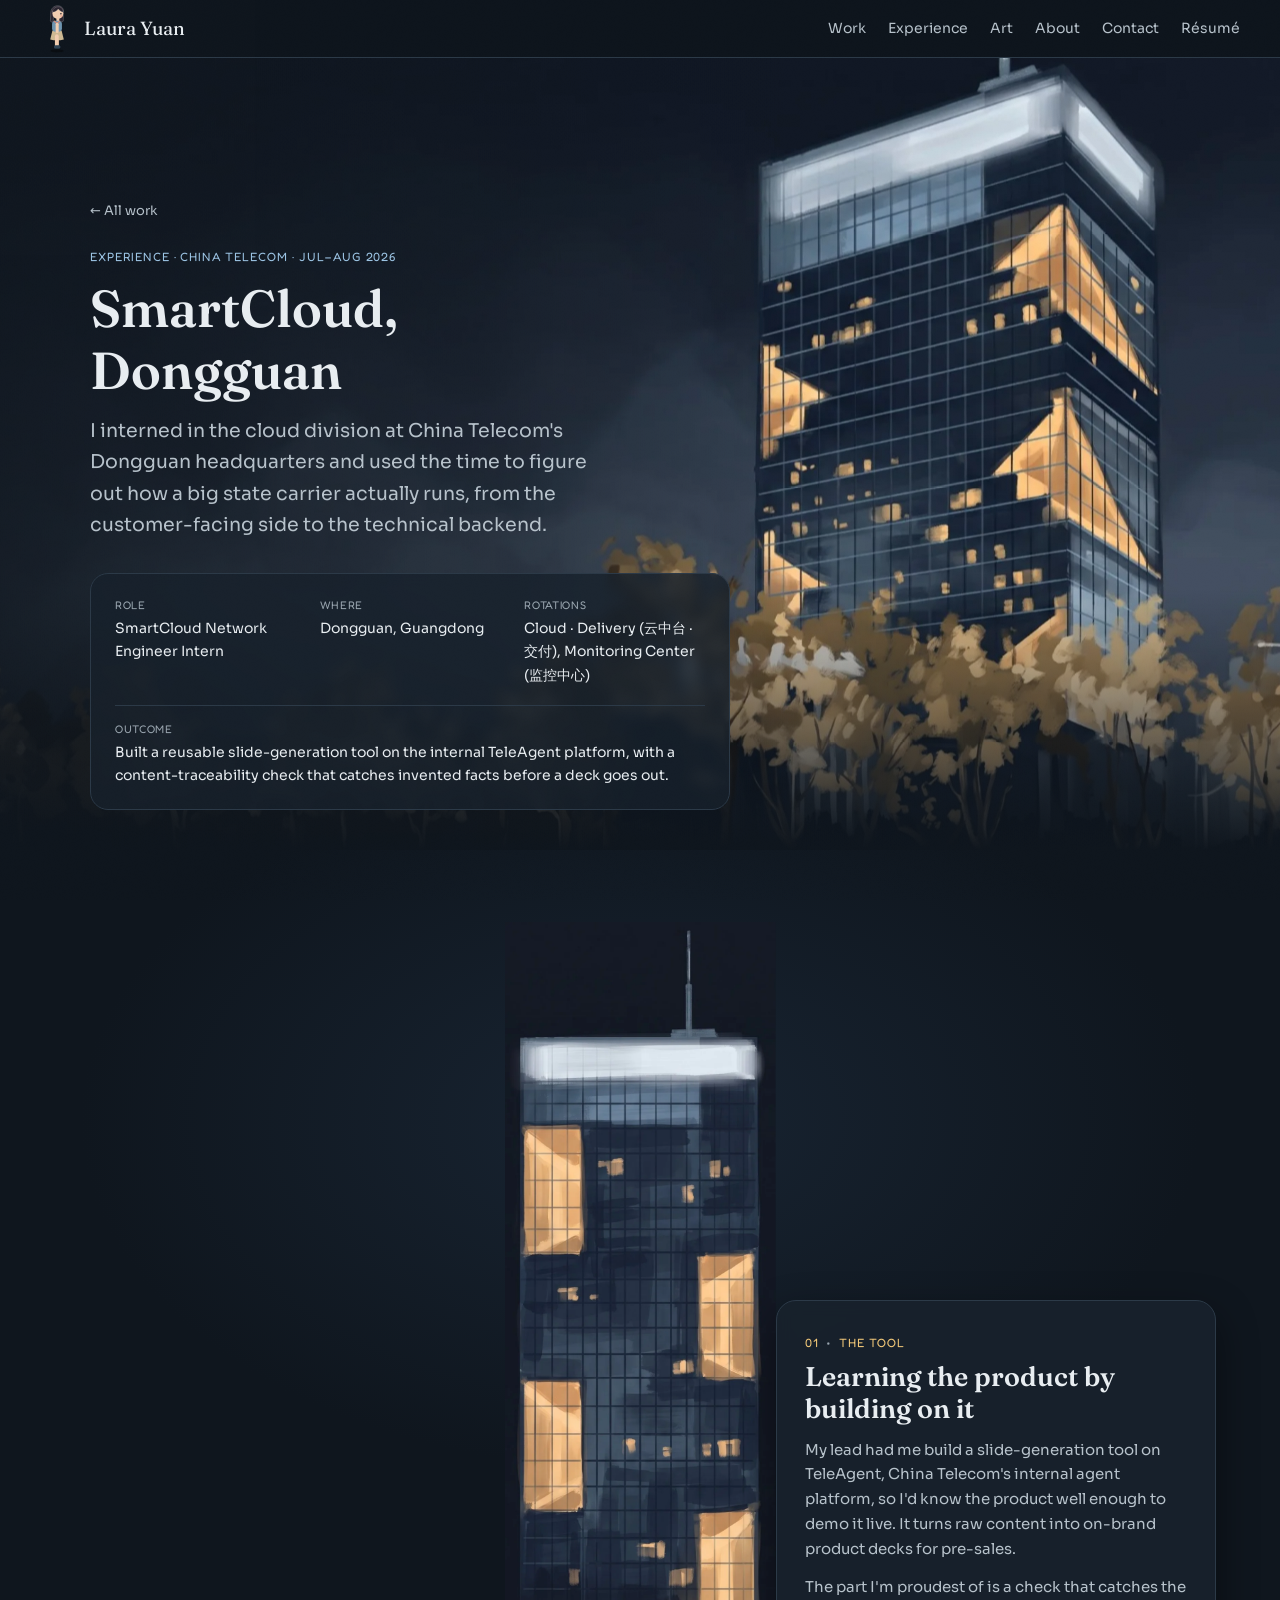
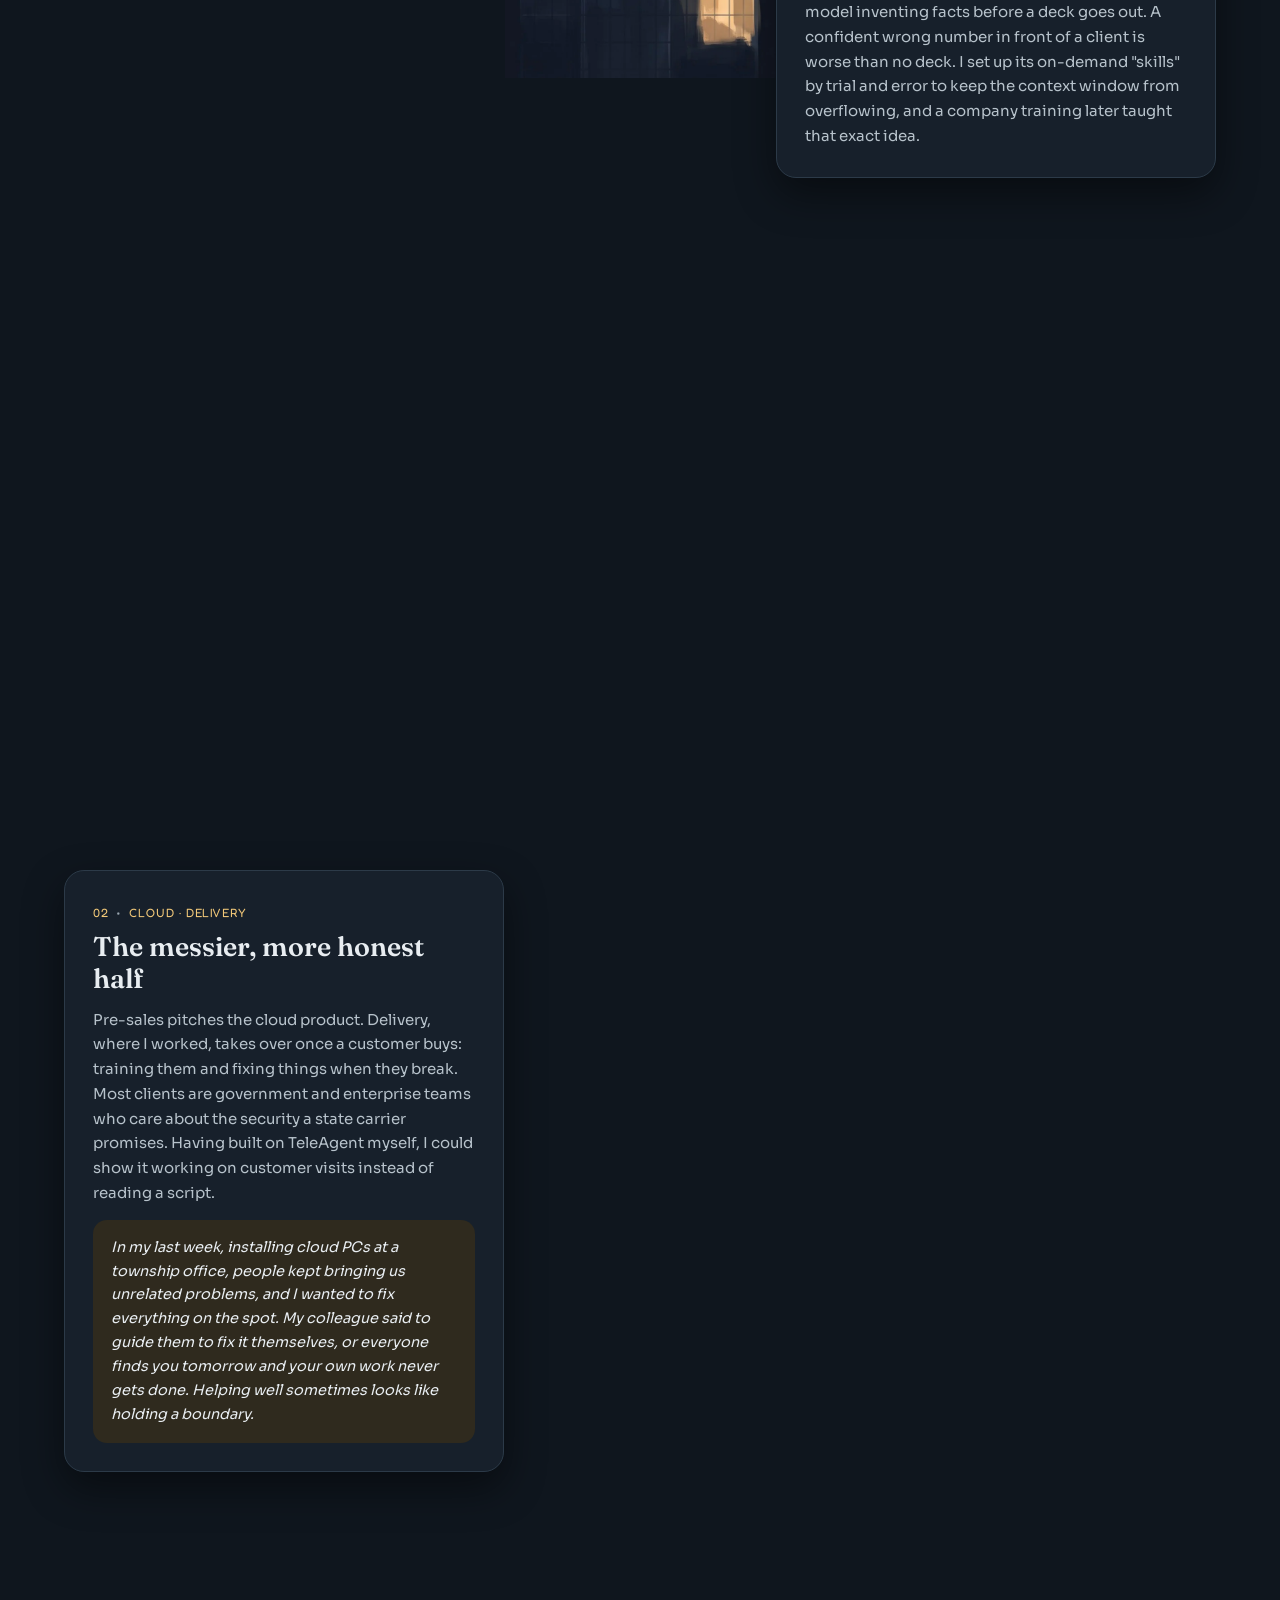
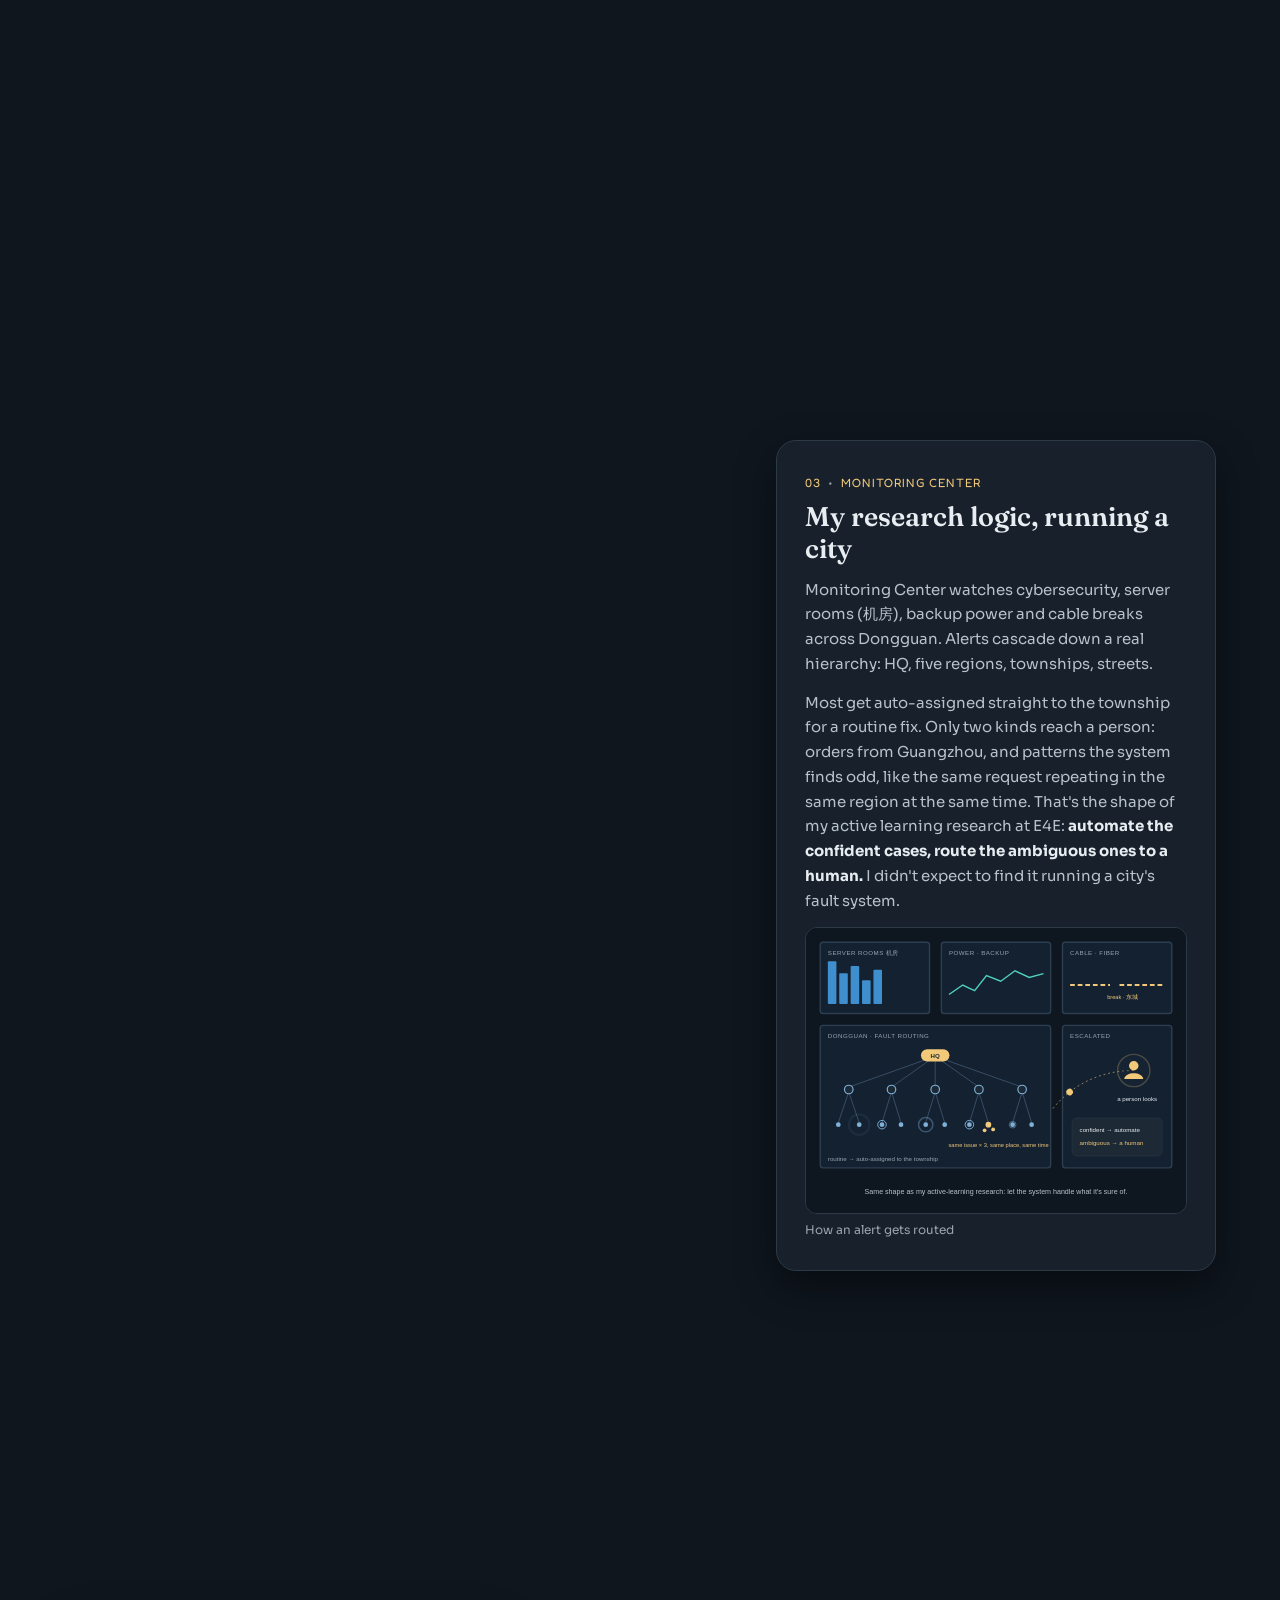
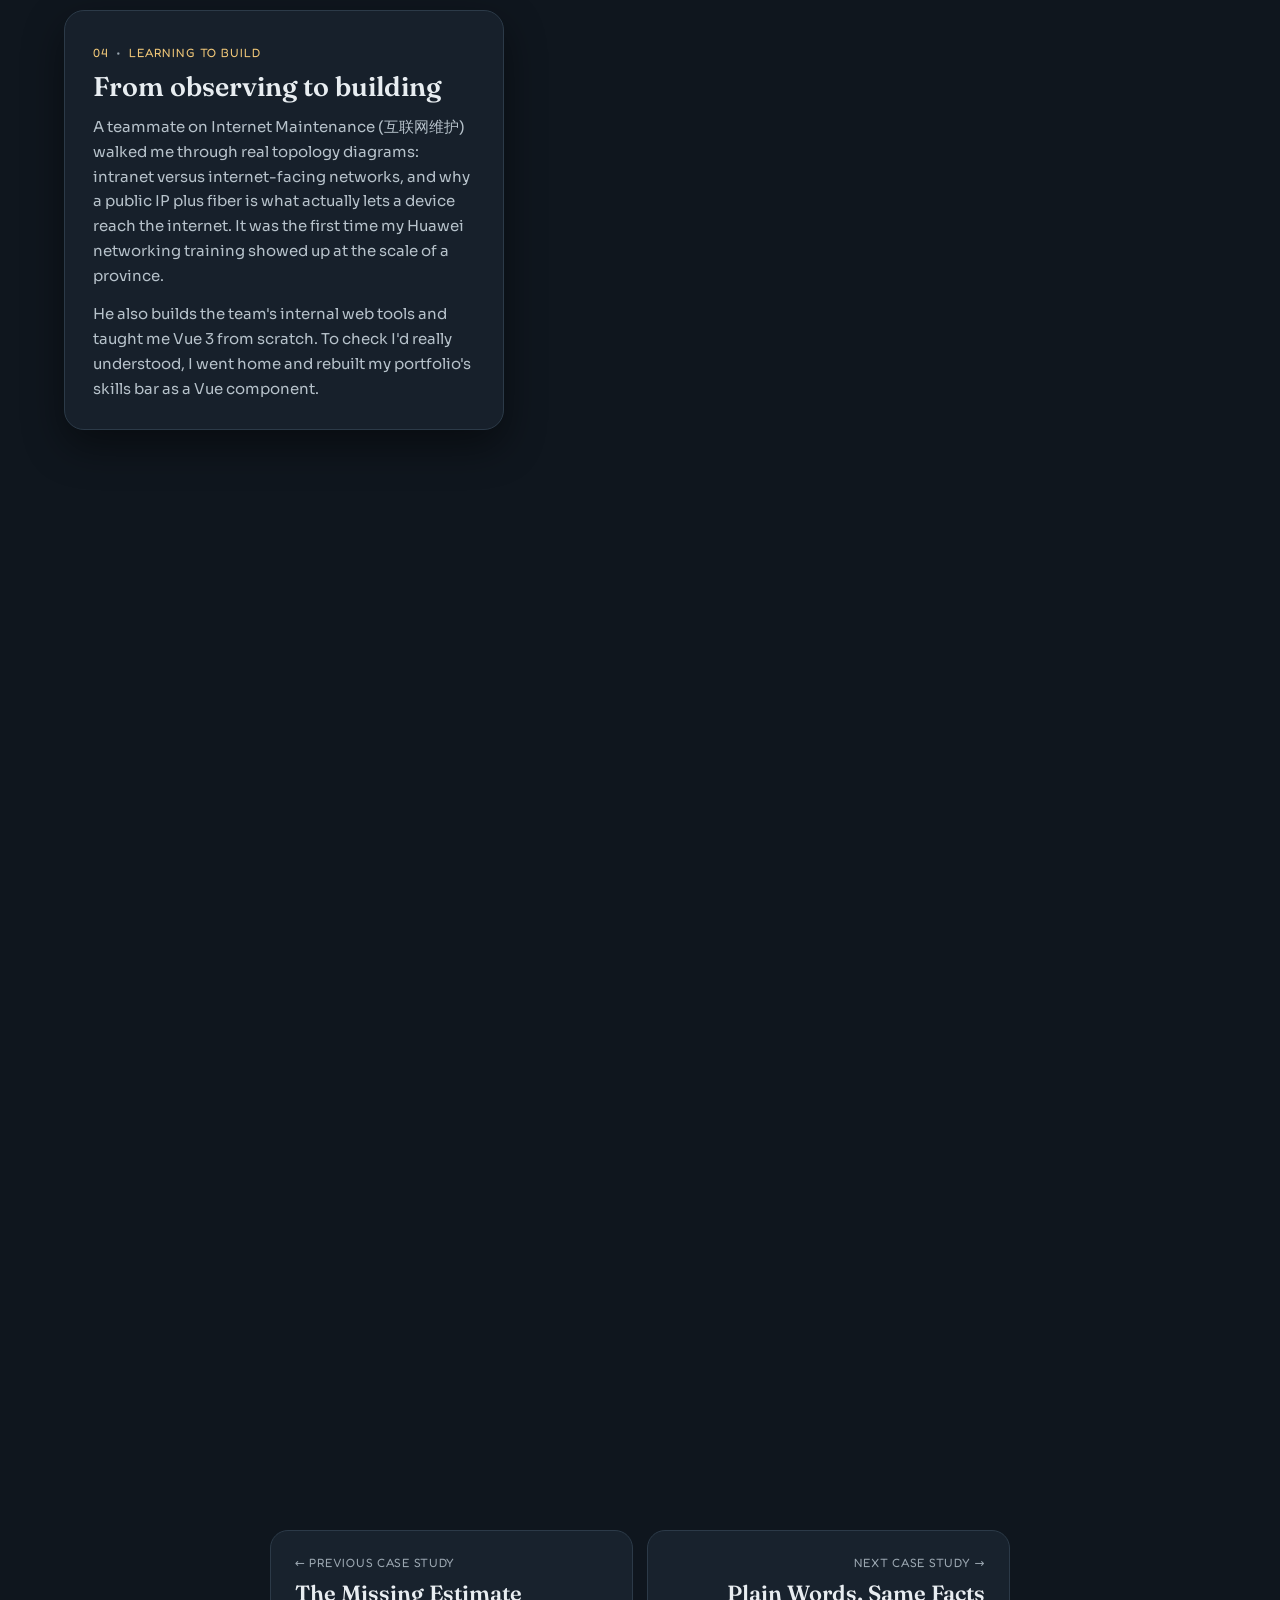
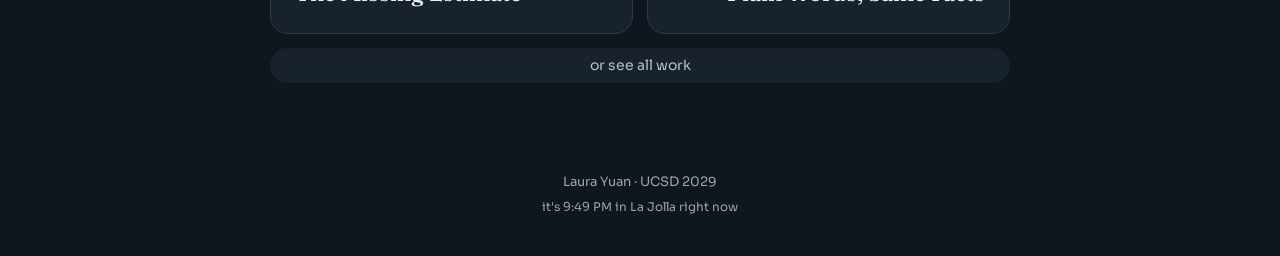
<file: work/china-telecom.html>
<!DOCTYPE html>
<html lang="en">
<head>
  <meta charset="UTF-8">
  <meta name="viewport" content="width=device-width, initial-scale=1.0">
  <title>SmartCloud Internship · China Telecom · Laura Yuan</title>
  <meta name="description" content="Experience: SmartCloud network engineer intern at China Telecom Dongguan, delivery and monitoring center rotations.">
  <meta property="og:type" content="website">
  <meta property="og:title" content="SmartCloud Internship · China Telecom · Laura Yuan">
  <meta property="og:description" content="Experience: SmartCloud network engineer intern at China Telecom Dongguan, delivery and monitoring center rotations.">
  <meta property="og:url" content="https://laura06919-max.github.io/work/china-telecom.html">
  <meta property="og:image" content="https://laura06919-max.github.io/assets/img/og-card.jpg">
  <meta name="twitter:card" content="summary_large_image">
  <link rel="icon" href="data:image/svg+xml,<svg xmlns=%22http://www.w3.org/2000/svg%22 viewBox=%220 0 100 100%22><circle cx=%2250%22 cy=%2250%22 r=%2245%22 fill=%22%23F7F1DF%22/><circle cx=%2250%22 cy=%2250%22 r=%2230%22 fill=%22none%22 stroke=%22%236F95B0%22 stroke-width=%226%22/><circle cx=%2250%22 cy=%2250%22 r=%2210%22 fill=%22%23C98A7D%22/></svg>">
  <link rel="preconnect" href="https://fonts.googleapis.com">
  <link rel="preconnect" href="https://fonts.gstatic.com" crossorigin>
  <link href="https://fonts.googleapis.com/css2?family=Fraunces:opsz,wght@9..144,400;9..144,600&family=Fredoka:wght@500;600&family=Sora:wght@400;500&display=swap" rel="stylesheet">
  <link rel="stylesheet" href="../assets/css/site.css">
  <link rel="stylesheet" href="../assets/css/telecom.css">
  <script>document.documentElement.classList.add('js')</script>
</head>
<body class="tc">
<a class="skip-link" href="#floor-tool">Skip to the story</a>
<nav class="site-nav" aria-label="Main">
  <a class="nav-name" href="../index.html"><span class="nav-avatar" aria-hidden="true">LY</span>Laura Yuan</a>
  <ul class="nav-links">
    <li><a href="../index.html#data-first">Work</a></li>
    <li><a href="../index.html#in-the-field">Experience</a></li>
    <li class="opt"><a href="../index.html#art">Art</a></li>
    <li class="opt"><a href="../index.html#about">About</a></li>
    <li class="opt"><a href="../index.html#contact">Contact</a></li>
    <li><a href="../assets/docs/Laura_Yuan_Resume.pdf" target="_blank" rel="noopener">Résumé</a></li>
  </ul>
</nav>

<header class="tc-hero" id="start" data-chapter="Start">
  <div class="tc-hero-bg par" data-speed="-0.12" aria-hidden="true">
    <img src="../assets/img/telecom/hero-tower-painting.webp" alt="">
  </div>
  <div class="tc-hero-text">
    <a class="back-link" href="../index.html#in-the-field">← All work</a>
    <p class="eyebrow">Experience · China Telecom · Jul–Aug 2026</p>
    <h1 class="case-title">SmartCloud, Dongguan</h1>
    <p class="case-sub">I interned in the cloud division at China Telecom's Dongguan headquarters and used the time to figure out how a big state carrier actually runs, from the customer-facing side to the technical backend.</p>
    <dl class="tldr">
      <div><dt>Role</dt><dd>SmartCloud Network Engineer Intern</dd></div>
      <div><dt>Where</dt><dd>Dongguan, Guangdong</dd></div>
      <div><dt>Rotations</dt><dd>Cloud · Delivery (云中台 · 交付), Monitoring Center (监控中心)</dd></div>
      <div class="full"><dt>Outcome</dt><dd>Built a reusable slide-generation tool on the internal TeleAgent platform, with a content-traceability check that catches invented facts before a deck goes out.</dd></div>
    </dl>
  </div>
</header>

<main class="tz" id="tower">
  <!-- Sticky stage: the drawn tower. Scrolling each step moves the "camera" into that floor's atrium,
       where the hand-painted close-up appears. Steps scroll over the stage on the opposite side. -->
  <div class="tz-stage" aria-hidden="true">
    <div class="tz-camera">
      <div class="tz-tower">
        <img class="tz-paint" src="../assets/img/telecom/tower-painting.webp" alt="">
        <div class="atrium left" data-i="0" style="left:-51px;top:304px"><img src="../assets/img/telecom/teleagent-booth.webp" alt=""></div>
        <div class="atrium right" data-i="1" style="left:203px;top:486px"><img src="../assets/img/telecom/township-delivery.webp" alt=""></div>
        <div class="atrium left" data-i="2" style="left:-51px;top:676px"><img src="../assets/img/telecom/monitoring-center.webp" alt=""></div>
        <div class="atrium right" data-i="3" style="left:203px;top:869px"><img src="../assets/img/telecom/topology.svg" alt=""></div>
      </div>
    </div>
  </div>
  <div class="tz-steps">
    <section class="step right" id="floor-tool" data-chapter="The tool" data-i="0">
      <div class="card-in">
        <img class="step-img" src="../assets/img/telecom/teleagent-booth.webp" alt="Me with the team at a campus TeleAgent booth, holding flyers next to the TeleAgent poster">
    <p class="floor-tag">01 <b>·</b> The tool</p>
    <h2>Learning the product by building on it</h2>
    <p>My lead had me build a slide-generation tool on TeleAgent, China Telecom's internal agent platform, so I'd know the product well enough to demo it live. It turns raw content into on-brand product decks for pre-sales.</p>
    <p>The part I'm proudest of is a check that catches the model inventing facts before a deck goes out. A confident wrong number in front of a client is worse than no deck. I set up its on-demand "skills" by trial and error to keep the context window from overflowing, and a company training later taught that exact idea.</p>
      </div>
    </section>
    <section class="step left" id="floor-delivery" data-chapter="Delivery" data-i="1">
      <div class="card-in">
        <img class="step-img" src="../assets/img/telecom/township-delivery.webp" alt="Me with a colleague at a township government office, setting up a cloud PC">
    <p class="floor-tag">02 <b>·</b> Cloud · Delivery</p>
    <h2>The messier, more honest half</h2>
    <p>Pre-sales pitches the cloud product. Delivery, where I worked, takes over once a customer buys: training them and fixing things when they break. Most clients are government and enterprise teams who care about the security a state carrier promises. Having built on TeleAgent myself, I could show it working on customer visits instead of reading a script.</p>
    <div class="reflection"><p>In my last week, installing cloud PCs at a township office, people kept bringing us unrelated problems, and I wanted to fix everything on the spot. My colleague said to guide them to fix it themselves, or everyone finds you tomorrow and your own work never gets done. Helping well sometimes looks like holding a boundary.</p></div>
      </div>
    </section>
    <section class="step right" id="floor-monitoring" data-chapter="Monitoring" data-i="2">
      <div class="card-in">
        <img class="step-img" src="../assets/img/telecom/monitoring-center.webp" alt="My painting of a city network monitoring center at night: a wall of screens with a branching routing diagram">
    <p class="floor-tag">03 <b>·</b> Monitoring Center</p>
    <h2>My research logic, running a city</h2>
    <p>Monitoring Center watches cybersecurity, server rooms (机房), backup power and cable breaks across Dongguan. Alerts cascade down a real hierarchy: HQ, five regions, townships, streets.</p>
    <p>Most get auto-assigned straight to the township for a routine fix. Only two kinds reach a person: orders from Guangzhou, and patterns the system finds odd, like the same request repeating in the same region at the same time. That's the shape of my active learning research at E4E: <strong>automate the confident cases, route the ambiguous ones to a human.</strong> I didn't expect to find it running a city's fault system.</p>
    <figure class="card-fig"><img src="../assets/img/telecom/monitoring.svg" alt="Diagram: alerts flow from HQ to five regions to townships; routine ones are auto-assigned, a repeating one escalates to a person"><figcaption>How an alert gets routed</figcaption></figure>
      </div>
    </section>
    <section class="step left" id="floor-building" data-chapter="Building" data-i="3">
      <div class="card-in">
        <img class="step-img" src="../assets/img/telecom/topology.svg" alt="Whiteboard drawing: intranet behind a firewall, public IP and fiber out to the internet, and a sticky note about rebuilding a skills bar in Vue 3">
    <p class="floor-tag">04 <b>·</b> Learning to build</p>
    <h2>From observing to building</h2>
    <p>A teammate on Internet Maintenance (互联网维护) walked me through real topology diagrams: intranet versus internet-facing networks, and why a public IP plus fiber is what actually lets a device reach the internet. It was the first time my Huawei networking training showed up at the scale of a province.</p>
    <p>He also builds the team's internal web tools and taught me Vue 3 from scratch. To check I'd really understood, I went home and rebuilt my portfolio's skills bar as a Vue component.</p>
      </div>
    </section>
  </div>
</main>

<nav class="case-nav reveal" aria-label="More case studies">
  <a class="prev" href="bistro.html"><small>← Previous case study</small><b>The Missing Estimate</b></a>
  <a class="next" href="clearmed.html"><small>Next case study →</small><b>Plain Words, Same Facts</b></a>
  <a class="all" href="../index.html#data-first">or see all work</a>
</nav>
<footer style="margin-top:60px">Laura Yuan · UCSD 2029<small><span id="laJollaTime"></span></small></footer>
<script src="../assets/js/site.js"></script>
<script src="../assets/js/telecom.js"></script>
<!-- Visitor stats: GoatCounter (no cookies, no personal data). Dashboard: https://laurayuan.goatcounter.com -->
<script data-goatcounter="https://laurayuan.goatcounter.com/count" async src="//gc.zgo.at/count.js"></script>
</body>
</html>
</file>
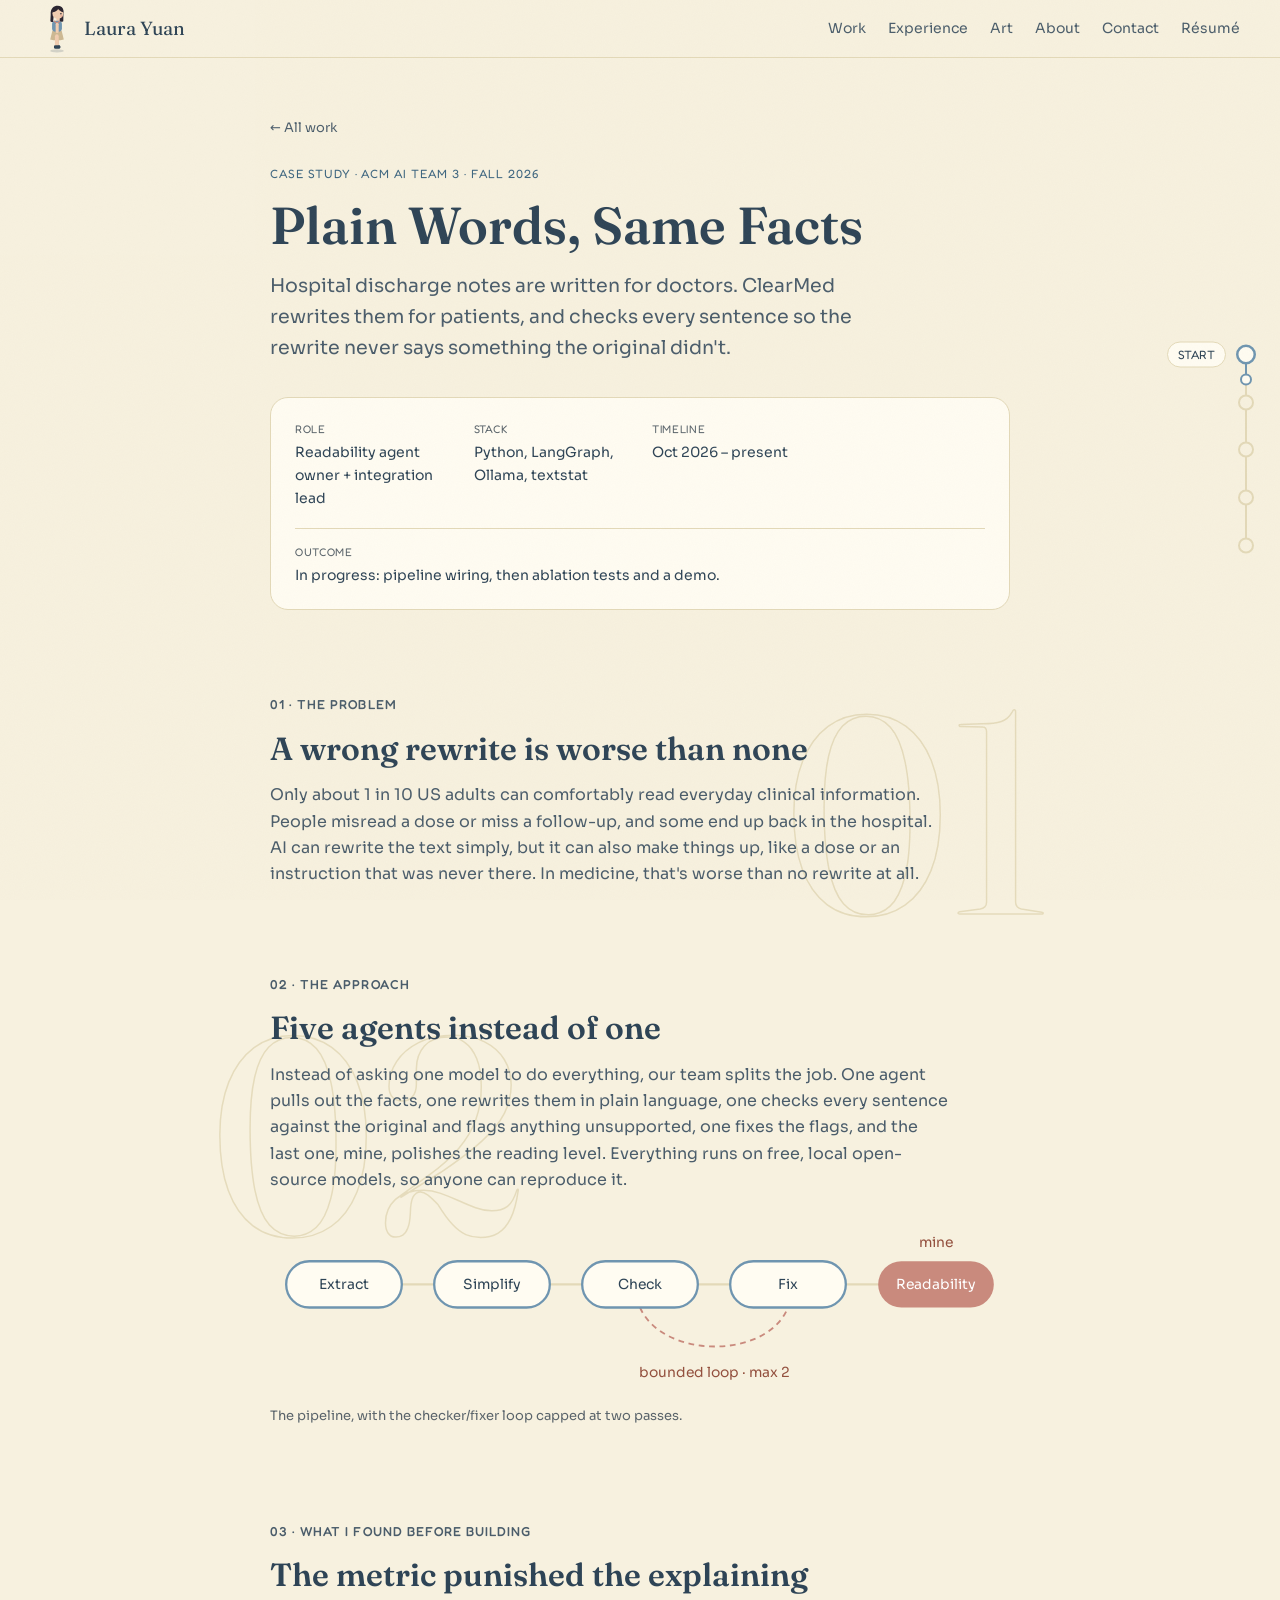
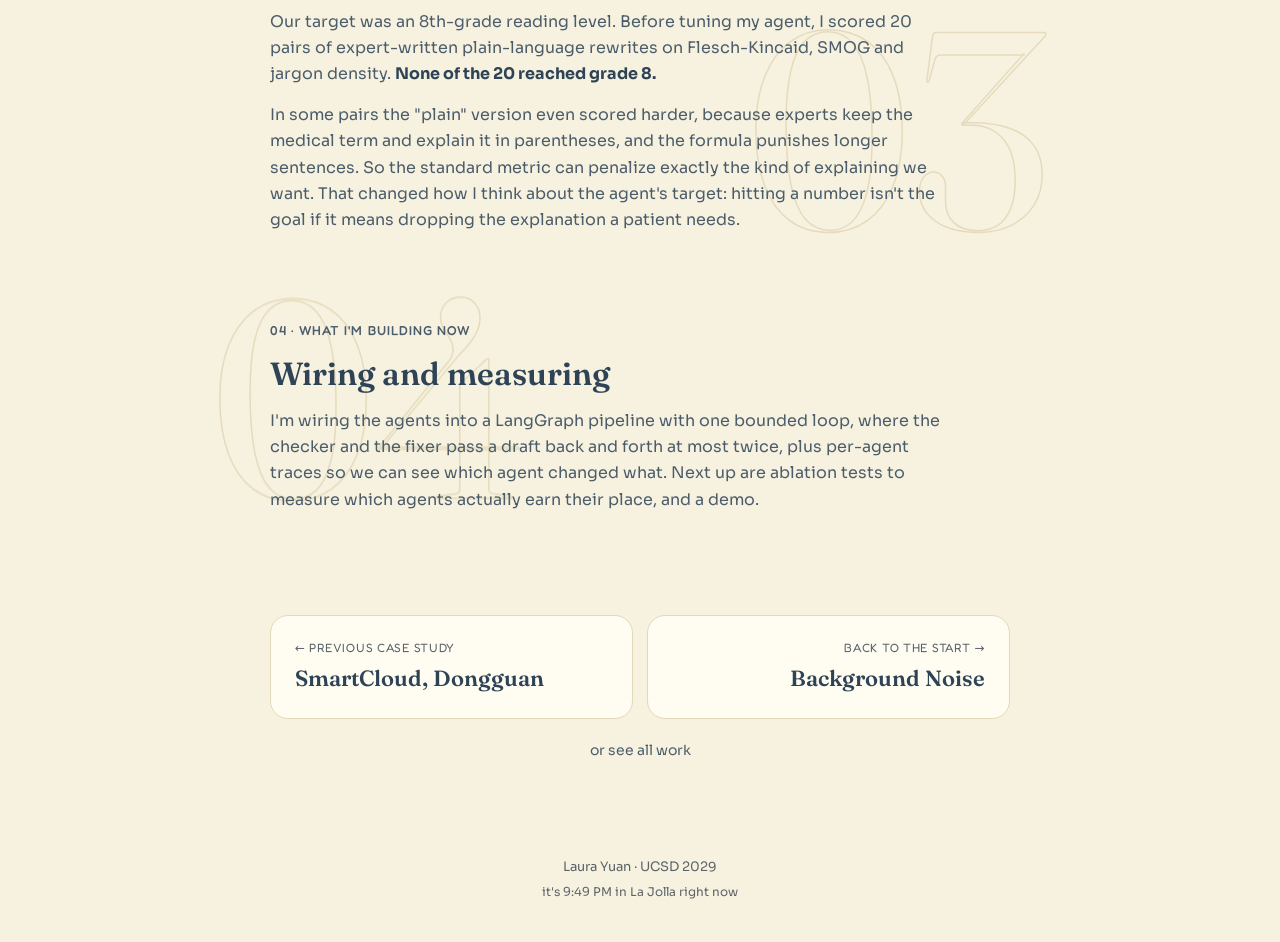
<file: work/clearmed.html>
<!DOCTYPE html>
<html lang="en">
<head>
  <meta charset="UTF-8">
  <meta name="viewport" content="width=device-width, initial-scale=1.0">
  <title>Plain Words, Same Facts · ClearMed · Laura Yuan</title>
  <meta name="description" content="Case study: ClearMed, a five-agent LLM pipeline that rewrites hospital discharge notes for patients without inventing anything.">
  <meta property="og:type" content="website">
  <meta property="og:title" content="Plain Words, Same Facts · ClearMed · Laura Yuan">
  <meta property="og:description" content="Case study: ClearMed, a five-agent LLM pipeline that rewrites hospital discharge notes for patients without inventing anything.">
  <meta property="og:url" content="https://laura06919-max.github.io/work/clearmed.html">
  <meta property="og:image" content="https://laura06919-max.github.io/assets/img/og-card.jpg">
  <meta name="twitter:card" content="summary_large_image">
  <link rel="icon" href="data:image/svg+xml,<svg xmlns=%22http://www.w3.org/2000/svg%22 viewBox=%220 0 100 100%22><circle cx=%2250%22 cy=%2250%22 r=%2245%22 fill=%22%23F7F1DF%22/><circle cx=%2250%22 cy=%2250%22 r=%2230%22 fill=%22none%22 stroke=%22%236F95B0%22 stroke-width=%226%22/><circle cx=%2250%22 cy=%2250%22 r=%2210%22 fill=%22%23C98A7D%22/></svg>">
  <link rel="preconnect" href="https://fonts.googleapis.com">
  <link rel="preconnect" href="https://fonts.gstatic.com" crossorigin>
  <link href="https://fonts.googleapis.com/css2?family=Fraunces:opsz,wght@9..144,400;9..144,600&family=Fredoka:wght@500;600&family=Sora:wght@400;500&display=swap" rel="stylesheet">
  <link rel="stylesheet" href="../assets/css/site.css">
  <script>document.documentElement.classList.add('js')</script>
</head>
<body>
<a class="skip-link" href="#problem">Skip to case study</a>
<nav class="site-nav" aria-label="Main">
  <a class="nav-name" href="../index.html"><span class="nav-avatar" aria-hidden="true">LY</span>Laura Yuan</a>
  <ul class="nav-links">
    <li><a href="../index.html#data-first">Work</a></li>
    <li><a href="../index.html#in-the-field">Experience</a></li>
    <li class="opt"><a href="../index.html#art">Art</a></li>
    <li class="opt"><a href="../index.html#about">About</a></li>
    <li class="opt"><a href="../index.html#contact">Contact</a></li>
    <li><a href="../assets/docs/Laura_Yuan_Resume.pdf" target="_blank" rel="noopener">Résumé</a></li>
  </ul>
</nav>
<header class="case-hero" id="start" data-chapter="Start">
  <a class="back-link" href="../index.html#right-now">← All work</a>
  <p class="eyebrow">Case study · ACM AI Team 3 · Fall 2026</p>
  <h1 class="case-title">Plain Words, Same Facts</h1>
  <p class="case-sub">Hospital discharge notes are written for doctors. ClearMed rewrites them for patients, and checks every sentence so the rewrite never says something the original didn't.</p>
  <dl class="tldr">
    <div><dt>Role</dt><dd>Readability agent owner + integration lead</dd></div>
    <div><dt>Stack</dt><dd>Python, LangGraph, Ollama, textstat</dd></div>
    <div><dt>Timeline</dt><dd>Oct 2026 – present</dd></div>
    <div class="full"><dt>Outcome</dt><dd>In progress: pipeline wiring, then ablation tests and a demo.</dd></div>
  </dl>
</header>
<main class="case-body">
  <section id="problem" data-chapter="Problem">
    <p class="chapter-num">01 · The problem</p>
    <h2 class="reveal">A wrong rewrite is worse than none</h2>
    <p class="reveal">Only about 1 in 10 US adults can comfortably read everyday clinical information. People misread a dose or miss a follow-up, and some end up back in the hospital. AI can rewrite the text simply, but it can also make things up, like a dose or an instruction that was never there. In medicine, that's worse than no rewrite at all.</p>
  </section>
  <section id="agents" data-chapter="Five agents">
    <p class="chapter-num">02 · The approach</p>
    <h2 class="reveal">Five agents instead of one</h2>
    <p class="reveal">Instead of asking one model to do everything, our team splits the job. One agent pulls out the facts, one rewrites them in plain language, one checks every sentence against the original and flags anything unsupported, one fixes the flags, and the last one, mine, polishes the reading level. Everything runs on free, local open-source models, so anyone can reproduce it.</p>
    <figure class="figure reveal"><svg viewBox="0 0 640 150" role="img" aria-label="Pipeline: extract, simplify, check, fix, readability. Check and fix loop at most twice." style="width:100%;height:auto"><g font-family="Sora, sans-serif" font-size="12" text-anchor="middle" fill="var(--text)">
      <line x1="64" y1="60" x2="576" y2="60" stroke="var(--border)" stroke-width="2"/>
      <path d="M320 80 C340 125, 430 125, 448 80" fill="none" stroke="var(--accent2)" stroke-width="1.6" stroke-dasharray="5 4"/><text x="384" y="140" fill="var(--coral-ink)">bounded loop · max 2</text>
      <g fill="var(--bg3)" stroke="var(--blue)" stroke-width="2"><rect x="14" y="40" width="100" height="40" rx="20"/><rect x="142" y="40" width="100" height="40" rx="20"/><rect x="270" y="40" width="100" height="40" rx="20"/><rect x="398" y="40" width="100" height="40" rx="20"/></g>
      <rect x="526" y="40" width="100" height="40" rx="20" fill="var(--accent2)"/>
      <text x="64" y="64">Extract</text><text x="192" y="64">Simplify</text><text x="320" y="64">Check</text><text x="448" y="64">Fix</text><text x="576" y="64" fill="#fff">Readability</text><text x="576" y="28" fill="var(--coral-ink)">mine</text>
    </g></svg><figcaption>The pipeline, with the checker/fixer loop capped at two passes.</figcaption></figure>
  </section>
  <section id="found" data-chapter="Before building">
    <p class="chapter-num">03 · What I found before building</p>
    <h2 class="reveal">The metric punished the explaining</h2>
    <p class="reveal">Our target was an 8th-grade reading level. Before tuning my agent, I scored 20 pairs of expert-written plain-language rewrites on Flesch-Kincaid, SMOG and jargon density. <strong>None of the 20 reached grade 8.</strong></p>
    <p class="reveal">In some pairs the "plain" version even scored harder, because experts keep the medical term and explain it in parentheses, and the formula punishes longer sentences. So the standard metric can penalize exactly the kind of explaining we want. That changed how I think about the agent's target: hitting a number isn't the goal if it means dropping the explanation a patient needs.</p>
  </section>
  <section id="now" data-chapter="Now">
    <p class="chapter-num">04 · What I'm building now</p>
    <h2 class="reveal">Wiring and measuring</h2>
    <p class="reveal">I'm wiring the agents into a LangGraph pipeline with one bounded loop, where the checker and the fixer pass a draft back and forth at most twice, plus per-agent traces so we can see which agent changed what. Next up are ablation tests to measure which agents actually earn their place, and a demo.</p>
  </section>
</main>
<nav class="case-nav reveal" aria-label="More case studies">
  <a class="prev" href="china-telecom.html"><small>← Previous case study</small><b>SmartCloud, Dongguan</b></a>
  <a class="next" href="background-noise.html"><small>Back to the start →</small><b>Background Noise</b></a>
  <a class="all" href="../index.html#data-first">or see all work</a>
</nav>
<footer style="margin-top:60px">Laura Yuan · UCSD 2029<small><span id="laJollaTime"></span></small></footer>
<script src="../assets/js/site.js"></script>
<!-- Visitor stats: GoatCounter (no cookies, no personal data). Dashboard: https://laurayuan.goatcounter.com -->
<script data-goatcounter="https://laurayuan.goatcounter.com/count" async src="//gc.zgo.at/count.js"></script>
</body>
</html>
</file>
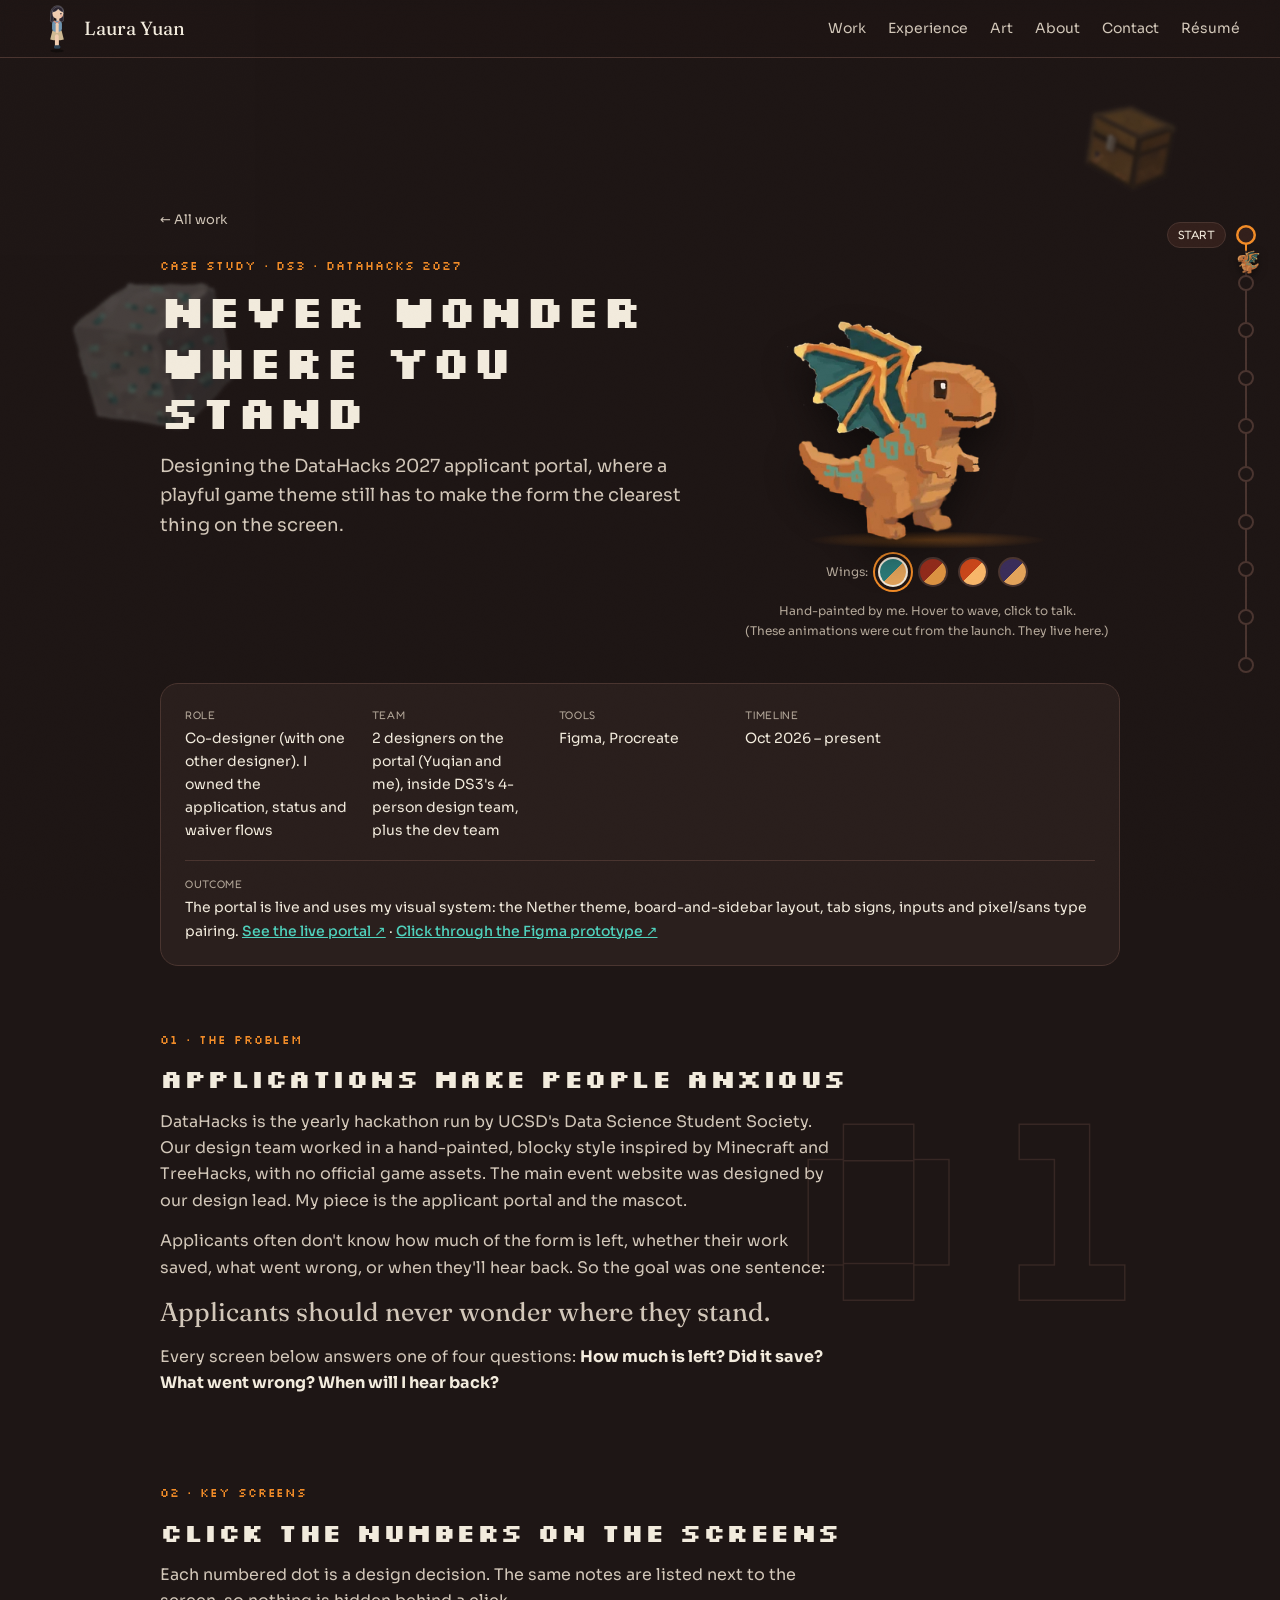
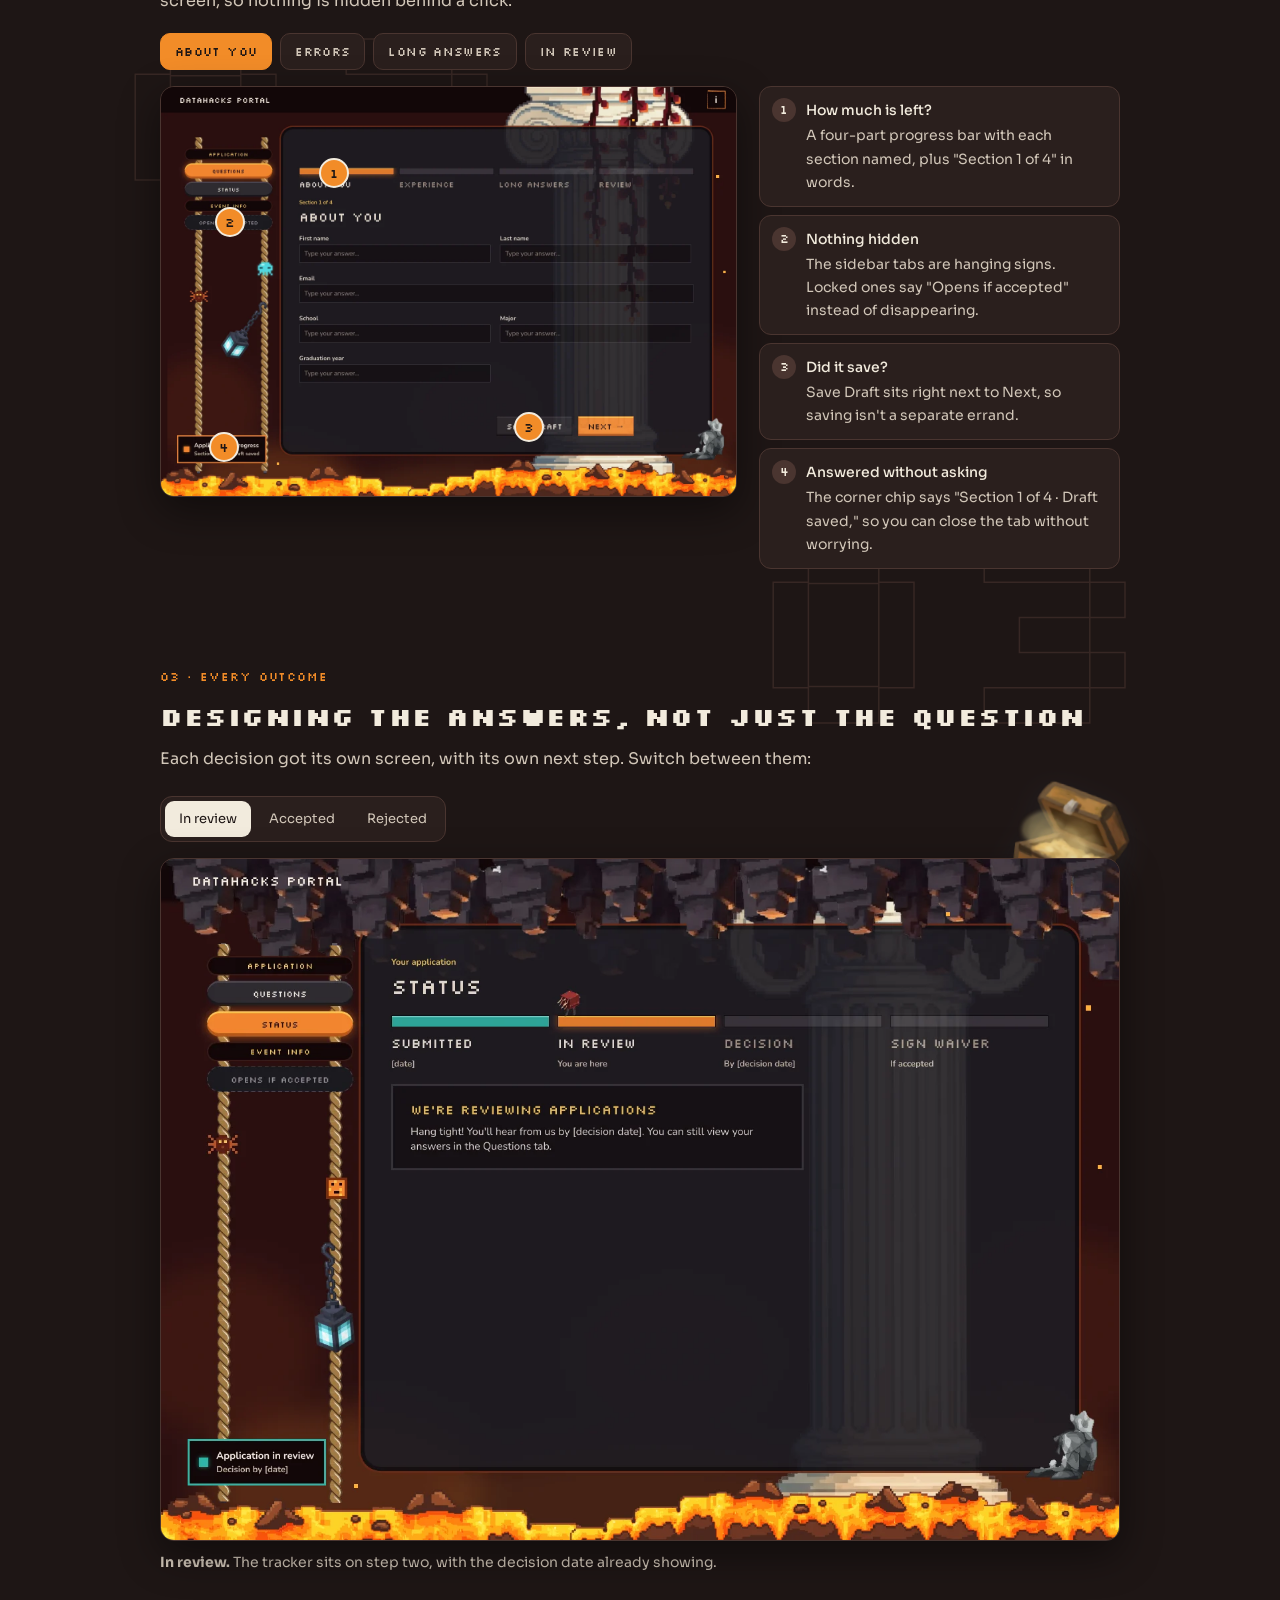
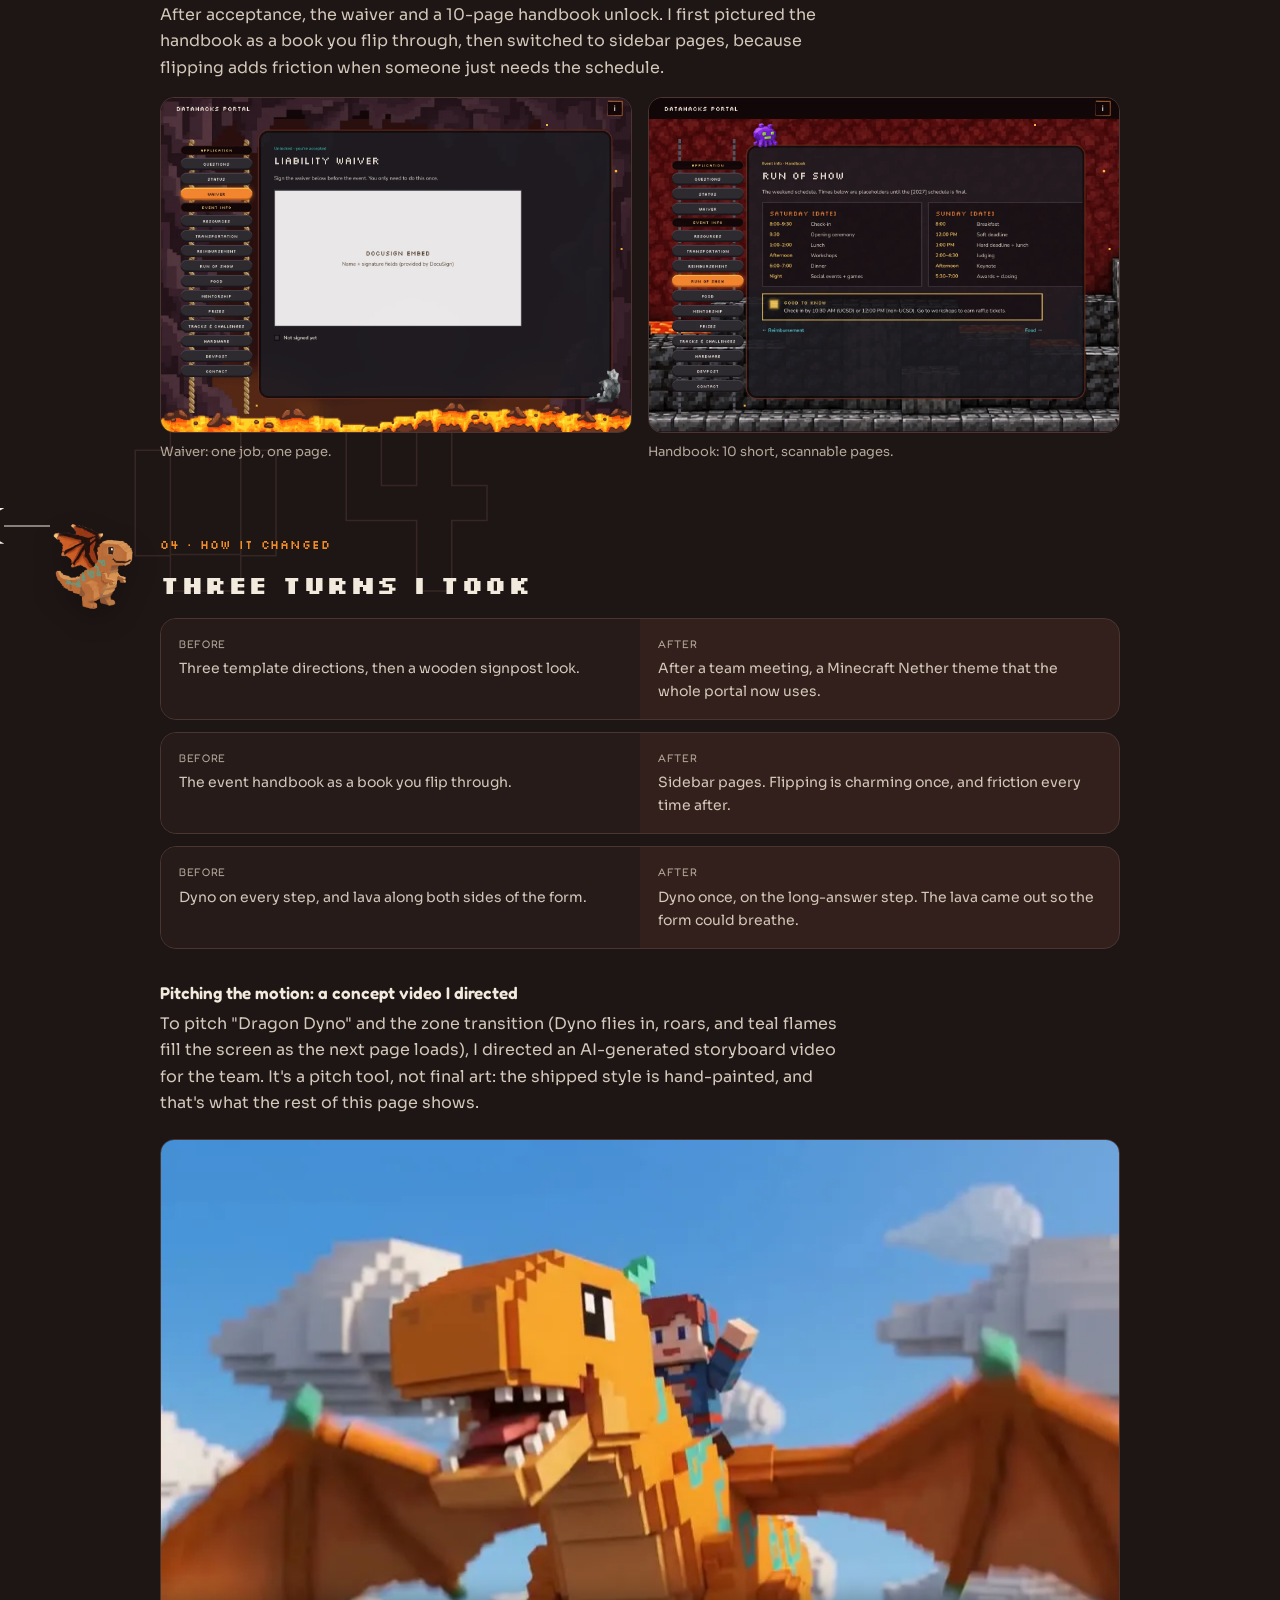
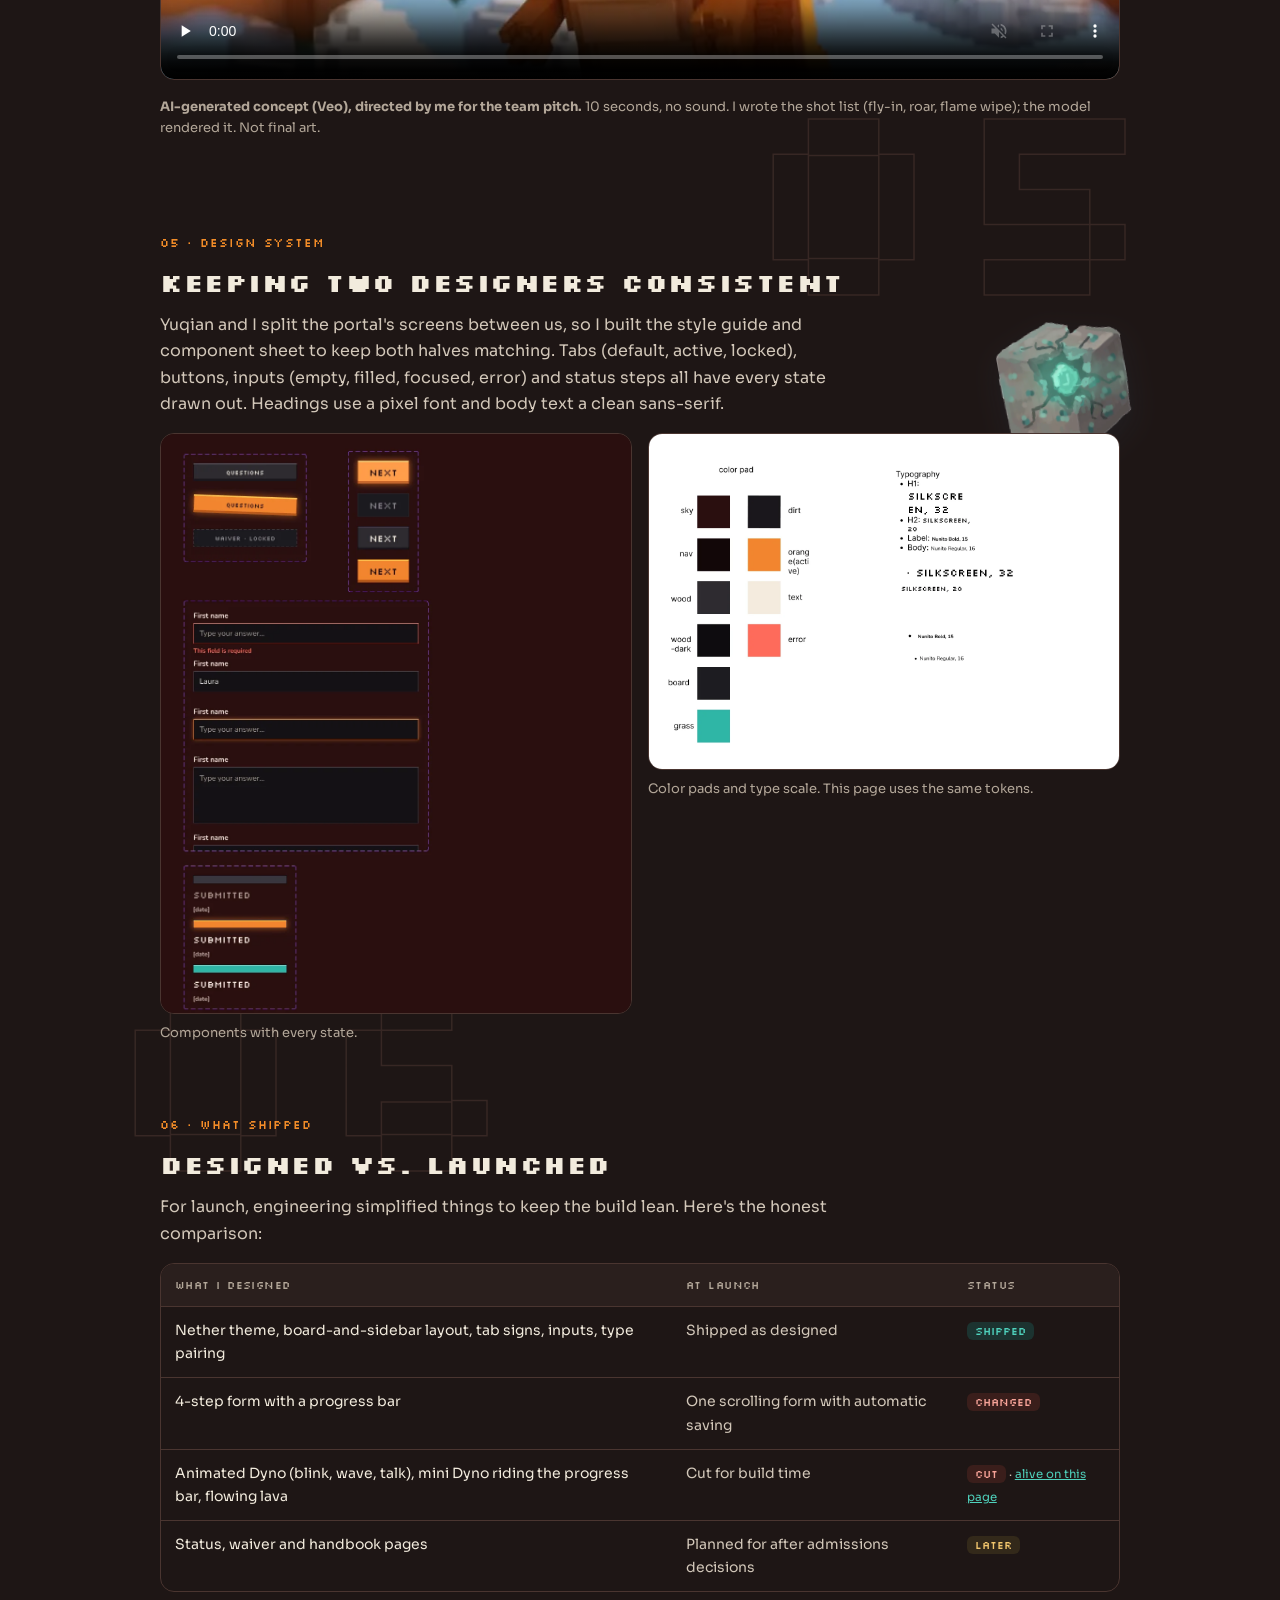
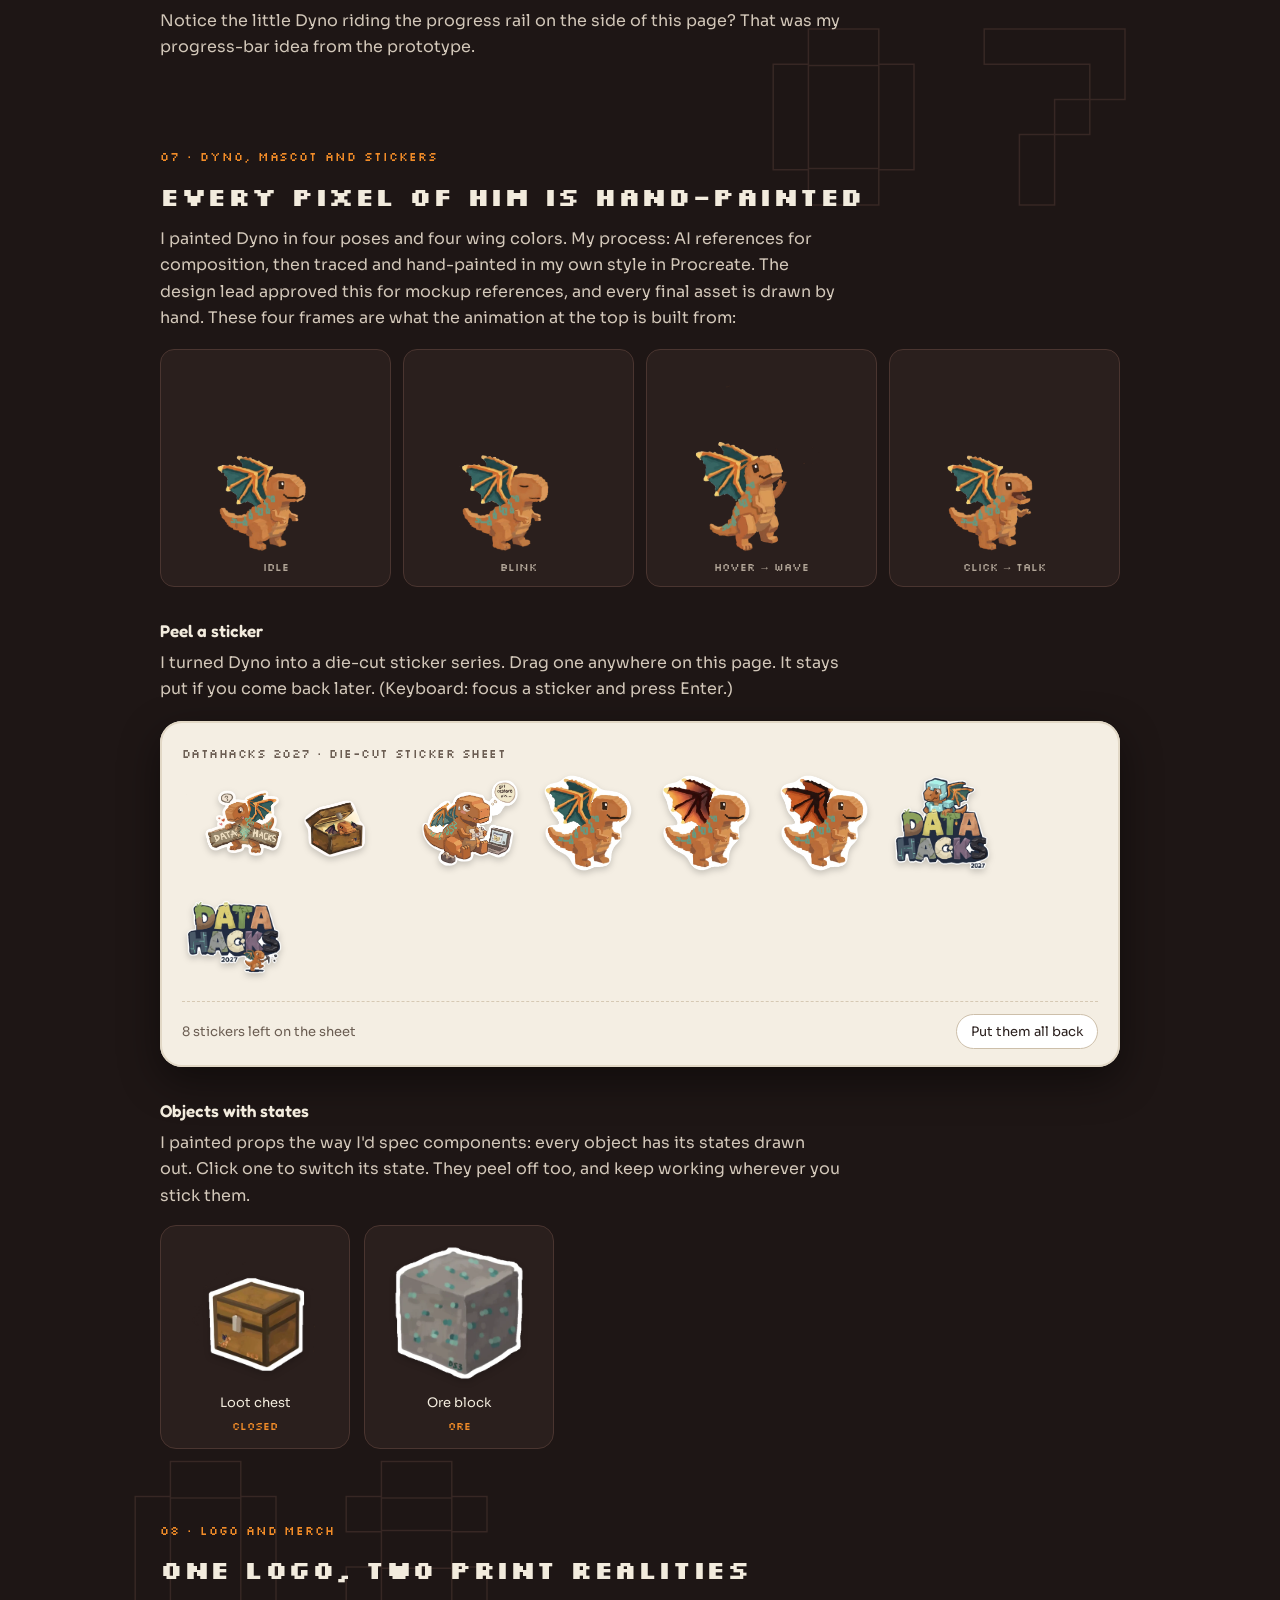
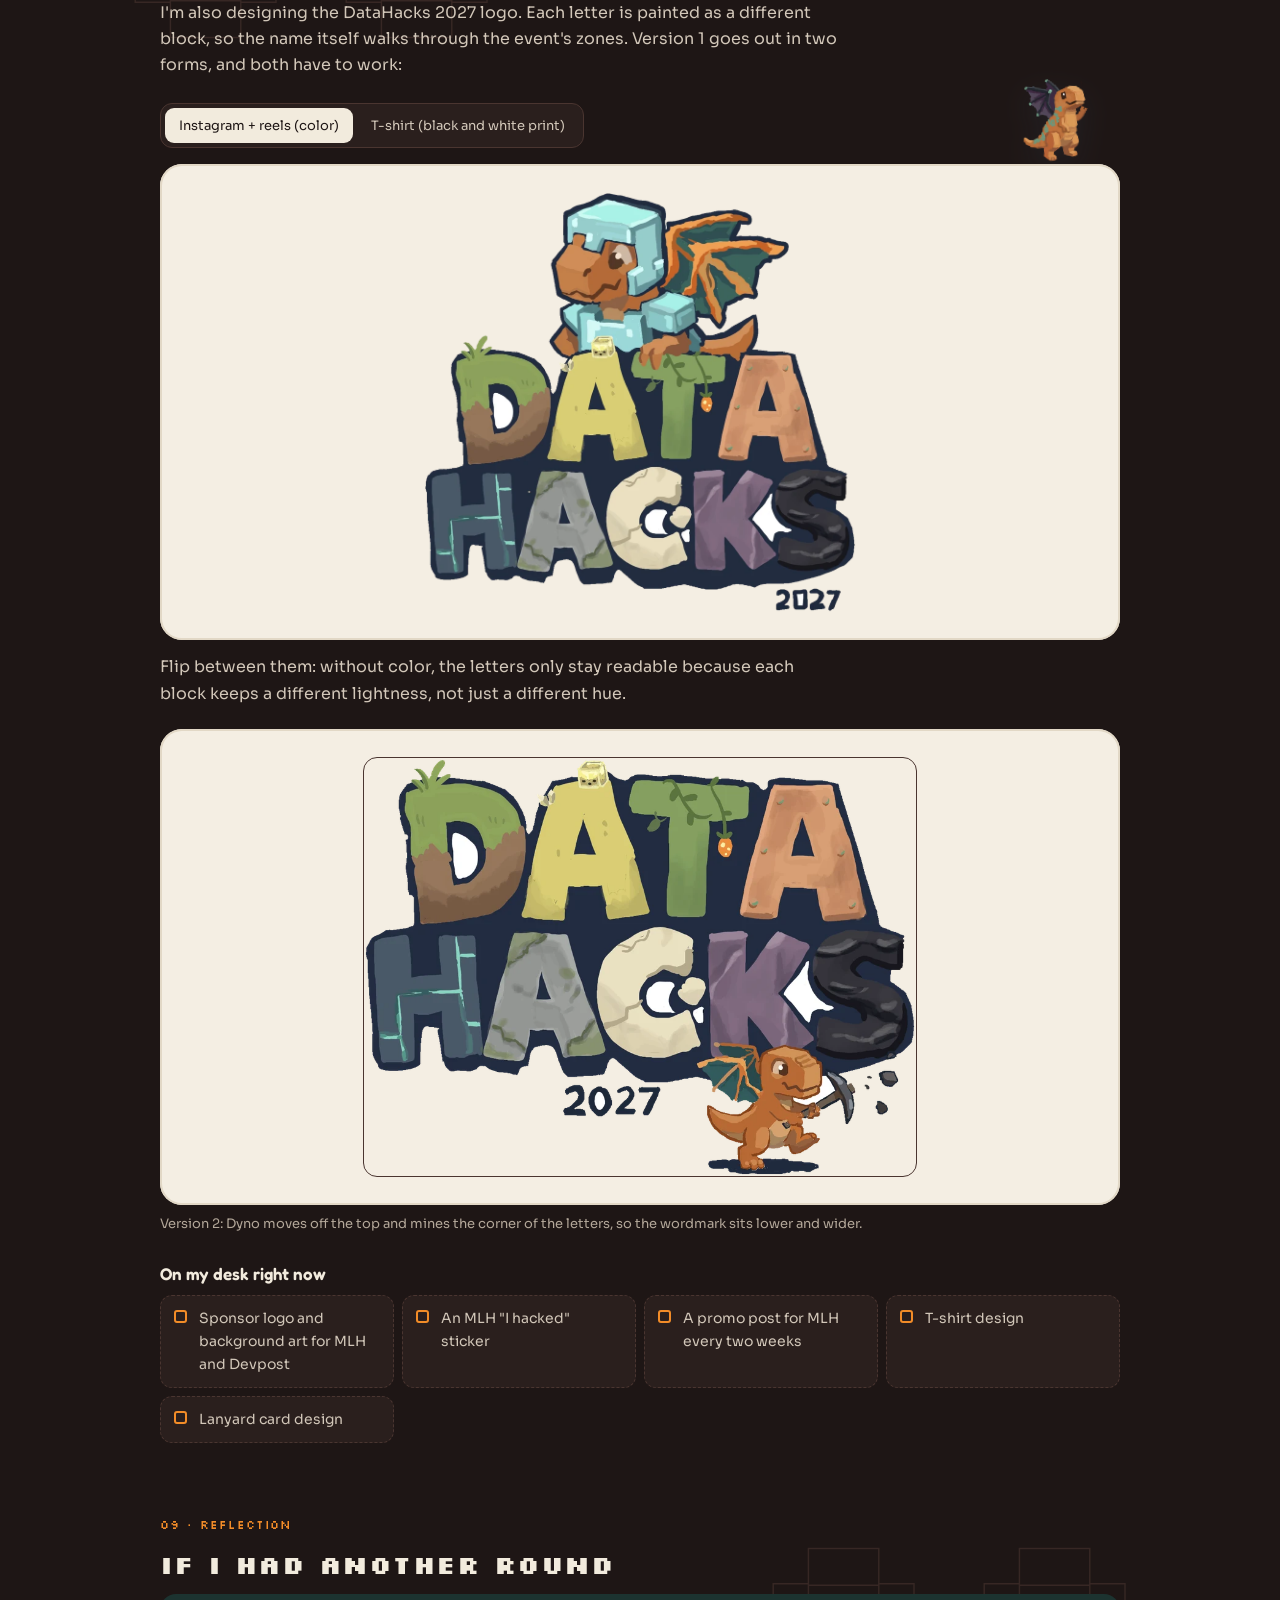
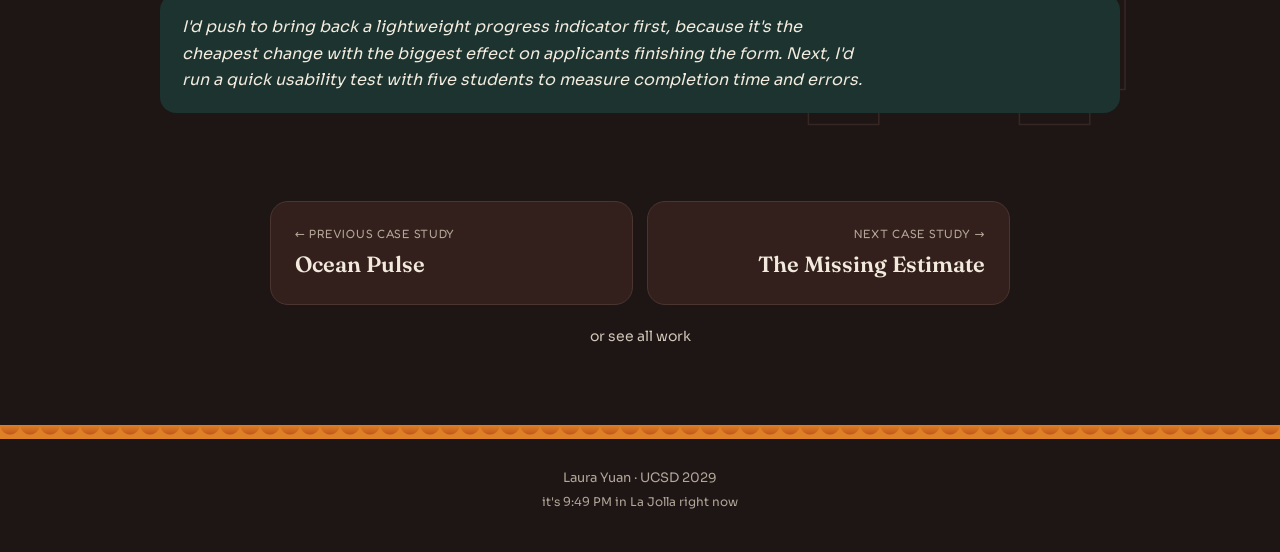
<file: work/datahacks.html>
<!DOCTYPE html>
<html lang="en">
<head>
  <meta charset="UTF-8">
  <meta name="viewport" content="width=device-width, initial-scale=1.0">
  <title>Never Wonder Where You Stand · DataHacks 2027 portal · Laura Yuan</title>
  <meta name="description" content="Case study: designing the DataHacks 2027 applicant portal and its mascot, Dyno.">
  <meta property="og:type" content="website">
  <meta property="og:title" content="Never Wonder Where You Stand · DataHacks 2027 portal · Laura Yuan">
  <meta property="og:description" content="Case study: designing the DataHacks 2027 applicant portal and its mascot, Dyno.">
  <meta property="og:url" content="https://laura06919-max.github.io/work/datahacks.html">
  <meta property="og:image" content="https://laura06919-max.github.io/assets/img/og-card.jpg">
  <meta name="twitter:card" content="summary_large_image">
  <link rel="icon" href="data:image/svg+xml,<svg xmlns=%22http://www.w3.org/2000/svg%22 viewBox=%220 0 100 100%22><circle cx=%2250%22 cy=%2250%22 r=%2245%22 fill=%22%23F7F1DF%22/><circle cx=%2250%22 cy=%2250%22 r=%2230%22 fill=%22none%22 stroke=%22%236F95B0%22 stroke-width=%226%22/><circle cx=%2250%22 cy=%2250%22 r=%2210%22 fill=%22%23C98A7D%22/></svg>">
  <link rel="preconnect" href="https://fonts.googleapis.com">
  <link rel="preconnect" href="https://fonts.gstatic.com" crossorigin>
  <link href="https://fonts.googleapis.com/css2?family=Fraunces:opsz,wght@9..144,400;9..144,600&family=Fredoka:wght@500;600&family=Silkscreen&family=Sora:wght@400;500&display=swap" rel="stylesheet">
  <link rel="stylesheet" href="../assets/css/site.css">
  <link rel="stylesheet" href="../assets/css/datahacks.css">
  <script>document.documentElement.classList.add('js')</script>
</head>
<body class="dh" data-rail-head="../assets/img/datahacks/dyno-green-standing.webp">
<a class="skip-link" href="#problem">Skip to case study</a>

<nav class="site-nav" aria-label="Main">
  <a class="nav-name" href="../index.html"><span class="nav-avatar" aria-hidden="true">LY</span>Laura Yuan</a>
  <ul class="nav-links">
    <li><a href="../index.html#data-first">Work</a></li>
    <li><a href="../index.html#in-the-field">Experience</a></li>
    <li class="opt"><a href="../index.html#art">Art</a></li>
    <li class="opt"><a href="../index.html#about">About</a></li>
    <li class="opt"><a href="../index.html#contact">Contact</a></li>
    <li><a href="../assets/docs/Laura_Yuan_Resume.pdf" target="_blank" rel="noopener">Résumé</a></li>
  </ul>
</nav>

<div id="sticker-layer" aria-live="polite"></div>

<!-- START -->
<header class="dh-hero" id="start" data-chapter="Start">
  <div class="embers" aria-hidden="true"><i></i><i></i><i></i><i></i><i></i><i></i><i></i><i></i><i></i><i></i><i></i><i></i></div>
  <img class="par mid hide-sm" data-speed="-0.18" src="../assets/img/datahacks/ore-stone.webp" alt="" aria-hidden="true" style="left:-40px;top:40%;width:150px;--rot:-14deg">
  <img class="par mid hide-sm" data-speed="-0.11" src="../assets/img/datahacks/chest-closed.webp" alt="" aria-hidden="true" style="right:-30px;top:6%;width:120px;--rot:10deg">
  <div>
    <a class="back-link" href="../index.html#then-people">← All work</a>
    <p class="eyebrow">Case study · DS3 · DataHacks 2027</p>
    <h1 class="case-title">Never wonder where you stand</h1>
    <p class="case-sub">Designing the DataHacks 2027 applicant portal, where a playful game theme still has to make the form the clearest thing on the screen.</p>
  </div>
  <div class="dyno-stage">
    <div class="dyno-plinth">
      <div class="bubble" id="dynoBubble" role="status" aria-live="polite"></div>
      <button class="dyno-btn" id="dyno" aria-label="Dyno, the DataHacks mascot. Press to make him talk.">
        <img data-pose="standing" class="show" src="../assets/img/datahacks/dyno-green-standing.webp" alt="">
        <img data-pose="blinking" src="../assets/img/datahacks/dyno-green-blinking.webp" alt="">
        <img data-pose="waving" src="../assets/img/datahacks/dyno-green-waving.webp" alt="">
        <img data-pose="talking" src="../assets/img/datahacks/dyno-green-talking.webp" alt="">
      </button>
    </div>
    <div class="wing-picker" role="group" aria-label="Dyno's wing color">
      <span>Wings:</span>
      <button class="swatch green" data-wing="green" aria-pressed="true" aria-label="Teal wings"></button>
      <button class="swatch lava" data-wing="lava" aria-pressed="false" aria-label="Lava wings"></button>
      <button class="swatch orange" data-wing="orange" aria-pressed="false" aria-label="Ember wings"></button>
      <button class="swatch ender" data-wing="ender" aria-pressed="false" aria-label="Ender purple wings"></button>
    </div>
    <p class="dyno-hint">Hand-painted by me. Hover to wave, click to talk.<br>(These animations were cut from the launch. They live here.)</p>
  </div>
</header>

<main class="case-body" style="max-width:1040px">
  <dl class="tldr reveal">
    <div><dt>Role</dt><dd>Co-designer (with one other designer). I owned the application, status and waiver flows</dd></div>
    <div><dt>Team</dt><dd>2 designers on the portal (Yuqian and me), inside DS3's 4-person design team, plus the dev team</dd></div>
    <div><dt>Tools</dt><dd>Figma, Procreate</dd></div>
    <div><dt>Timeline</dt><dd>Oct 2026 – present</dd></div>
    <div class="full"><dt>Outcome</dt><dd>The portal is live and uses my visual system: the Nether theme, board-and-sidebar layout, tab signs, inputs and pixel/sans type pairing. <a class="text-link" href="https://datahacks.ds3ucsd.com/portal/apply/hacker" target="_blank" rel="noopener">See the live portal ↗</a> · <a class="text-link" href="https://www.figma.com/proto/QVtMklBwxPAWFEJVVa8lWM/portfolio-export?node-id=35-16&starting-point-node-id=35%3A16&scaling=scale-down" target="_blank" rel="noopener">Click through the Figma prototype ↗</a></dd></div>
  </dl>

  <!-- PROBLEM -->
  <section id="problem" data-chapter="Problem">
    <p class="chapter-num">01 · The problem</p>
    <h2 class="reveal">Applications make people anxious</h2>
    <p class="reveal">DataHacks is the yearly hackathon run by UCSD's Data Science Student Society. Our design team worked in a hand-painted, blocky style inspired by Minecraft and TreeHacks, with no official game assets. The main event website was designed by our design lead. My piece is the applicant portal and the mascot.</p>
    <p class="reveal">Applicants often don't know how much of the form is left, whether their work saved, what went wrong, or when they'll hear back. So the goal was one sentence:</p>
    <p class="pull reveal">Applicants should never wonder where they stand.</p>
    <p class="reveal">Every screen below answers one of four questions: <strong>How much is left? Did it save? What went wrong? When will I hear back?</strong></p>
  </section>

  <!-- SCREENS -->
  <section id="screens" data-chapter="Screens">
    <p class="chapter-num">02 · Key screens</p>
    <h2 class="reveal">Click the numbers on the screens</h2>
    <p class="reveal">Each numbered dot is a design decision. The same notes are listed next to the screen, so nothing is hidden behind a click.</p>
    <div class="tabs" role="tablist" aria-label="Portal screens">
      <button class="tab" role="tab" id="tab-about" aria-controls="panel-about" aria-selected="true">About you</button>
      <button class="tab" role="tab" id="tab-errors" aria-controls="panel-errors" aria-selected="false">Errors</button>
      <button class="tab" role="tab" id="tab-long" aria-controls="panel-long" aria-selected="false">Long answers</button>
      <button class="tab" role="tab" id="tab-review" aria-controls="panel-review" aria-selected="false">In review</button>
    </div>

    <div class="explorer-panel" role="tabpanel" id="panel-about" aria-labelledby="tab-about">
      <div class="shot">
        <img src="../assets/img/datahacks-screens/q1.webp" alt="Portal step 1, About you: four-part progress bar, sign-style sidebar tabs, form fields, Save Draft and Next buttons, and a status chip in the corner." loading="lazy">
        <button class="hotspot" style="left:30%;top:21%" data-n="0" aria-label="Note 1: progress bar">1</button>
        <button class="hotspot" style="left:12%;top:33%" data-n="1" aria-label="Note 2: locked tabs">2</button>
        <button class="hotspot" style="left:64%;top:83%" data-n="2" aria-label="Note 3: Save Draft">3</button>
        <button class="hotspot" style="left:11%;top:88%" data-n="3" aria-label="Note 4: status chip">4</button>
      </div>
      <ol class="notes">
        <li><b>How much is left?</b>A four-part progress bar with each section named, plus "Section 1 of 4" in words.</li>
        <li><b>Nothing hidden</b>The sidebar tabs are hanging signs. Locked ones say "Opens if accepted" instead of disappearing.</li>
        <li><b>Did it save?</b>Save Draft sits right next to Next, so saving isn't a separate errand.</li>
        <li><b>Answered without asking</b>The corner chip says "Section 1 of 4 · Draft saved," so you can close the tab without worrying.</li>
      </ol>
    </div>

    <div class="explorer-panel" role="tabpanel" id="panel-errors" aria-labelledby="tab-errors" hidden>
      <div class="shot">
        <img src="../assets/img/datahacks-screens/q1-error.webp" alt="Portal step 1 with errors: a banner reading 2 fields need fixing, red outlines and messages under the last name and email fields." loading="lazy">
        <button class="hotspot" style="left:50%;top:29%" data-n="0" aria-label="Note 1: error banner">1</button>
        <button class="hotspot" style="left:80%;top:50%" data-n="1" aria-label="Note 2: inline error">2</button>
        <button class="hotspot" style="left:40%;top:61%" data-n="2" aria-label="Note 3: specific message">3</button>
        <button class="hotspot" style="left:11%;top:89%" data-n="3" aria-label="Note 4: status chip">4</button>
      </div>
      <ol class="notes">
        <li><b>What went wrong?</b>A banner counts the problems up top: "2 fields need fixing before you continue."</li>
        <li><b>Where?</b>Each field shows its own message right under it, so you don't have to reread the whole page.</li>
        <li><b>How to fix it</b>Specific wording, "Enter a valid email address," instead of a generic "invalid input."</li>
        <li><b>Same story everywhere</b>The corner chip updates too: "2 fields to fix."</li>
      </ol>
    </div>

    <div class="explorer-panel" role="tabpanel" id="panel-long" aria-labelledby="tab-long" hidden>
      <div class="shot">
        <img src="../assets/img/datahacks-screens/q3-long.webp" alt="Portal step 3, Long answers: two text areas with word counters, and Dyno beside the Next button with a note saying keep it under 200 words." loading="lazy">
        <button class="hotspot" style="left:50%;top:21%" data-n="0" aria-label="Note 1: completed segments">1</button>
        <button class="hotspot" style="left:26%;top:51%" data-n="1" aria-label="Note 2: word counter">2</button>
        <button class="hotspot" style="left:84%;top:79%" data-n="2" aria-label="Note 3: Dyno's one appearance">3</button>
      </div>
      <ol class="notes">
        <li><b>Progress at a glance</b>Finished sections turn grass-green, so you can see progress before reading anything.</li>
        <li><b>Limits up front</b>"0 / 200 words" sits under each box, so you see the limit before you hit it.</li>
        <li><b>Dyno, exactly once</b>My first version had Dyno all over the application. After feedback, he appears only here, on the hardest step, where a friendly nudge actually helps.</li>
      </ol>
    </div>

    <div class="explorer-panel" role="tabpanel" id="panel-review" aria-labelledby="tab-review" hidden>
      <div class="shot">
        <img src="../assets/img/datahacks-screens/status-review.webp" alt="Status page: a four-step tracker (Submitted, In review, Decision, Sign waiver) with In review highlighted, and a message card." loading="lazy">
        <button class="hotspot" style="left:63%;top:25%" data-n="0" aria-label="Note 1: step tracker">1</button>
        <button class="hotspot" style="left:52%;top:40%" data-n="1" aria-label="Note 2: message card">2</button>
        <button class="hotspot" style="left:11%;top:90%" data-n="2" aria-label="Note 3: status chip">3</button>
      </div>
      <ol class="notes">
        <li><b>When will I hear back?</b>A step tracker with "You are here" under the current step, and the decision date under the next one.</li>
        <li><b>Plain language</b>"Hang tight! You'll hear from us by [decision date]," plus a reminder that your answers are still viewable.</li>
        <li><b>The chip follows you</b>"Application in review · Decision by [date]," on every page.</li>
      </ol>
    </div>
  </section>

  <!-- STATES -->
  <section id="states" data-chapter="States">
    <img class="par floater hide-sm" data-speed="0.21" src="../assets/img/datahacks/chest-open.webp" alt="" aria-hidden="true" style="right:-20px;top:40px;width:150px;--rot:8deg">
    <p class="chapter-num">03 · Every outcome</p>
    <h2 class="reveal">Designing the answers, not just the question</h2>
    <p class="reveal">Each decision got its own screen, with its own next step. Switch between them:</p>
    <div class="seg" role="group" aria-label="Application status">
      <button data-state="review" aria-pressed="true">In review</button>
      <button data-state="accepted" aria-pressed="false">Accepted</button>
      <button data-state="rejected" aria-pressed="false">Rejected</button>
    </div>
    <div class="state-view">
      <figure class="on" data-state="review"><div class="shot"><img src="../assets/img/datahacks-screens/status-review.webp" alt="Status: in review" loading="lazy"></div><figcaption><b>In review.</b> The tracker sits on step two, with the decision date already showing.</figcaption></figure>
      <figure data-state="accepted"><div class="shot"><img src="../assets/img/datahacks-screens/status-accepted.webp" alt="Status: accepted, with a Sign your waiver button and a treasure chest" loading="lazy"></div><figcaption><b>Accepted.</b> One celebration, one button: "Sign your waiver." The sidebar unlocks the handbook.</figcaption></figure>
      <figure data-state="rejected"><div class="shot"><img src="../assets/img/datahacks-screens/status-rejected.webp" alt="Status: not accepted, with a thank-you message" loading="lazy"></div><figcaption><b>Rejected.</b> It says thank you first, gives the decision plainly, and invites them back next year.</figcaption></figure>
    </div>
    <p class="reveal" style="margin-top:28px">After acceptance, the waiver and a 10-page handbook unlock. I first pictured the handbook as a book you flip through, then switched to sidebar pages, because flipping adds friction when someone just needs the schedule.</p>
    <div class="two-up reveal">
      <figure class="figure" style="margin:0"><img src="../assets/img/datahacks-screens/waiver.webp" alt="Liability waiver page with an embedded signing area" loading="lazy"><figcaption>Waiver: one job, one page.</figcaption></figure>
      <figure class="figure" style="margin:0"><img src="../assets/img/datahacks-screens/handbook-runofshow.webp" alt="Handbook run of show page with Saturday and Sunday schedules" loading="lazy"><figcaption>Handbook: 10 short, scannable pages.</figcaption></figure>
    </div>
  </section>

  <!-- DIRECTION -->
  <section id="direction" data-chapter="Direction">
    <div class="par flyer" data-fly aria-hidden="true" style="top:-30px"><span class="banner">the parts that got cut live on this page →</span><span class="rope"></span><img src="../assets/img/datahacks/dyno-orange-standing.webp" alt=""></div>
    <p class="chapter-num">04 · How it changed</p>
    <h2 class="reveal">Three turns I took</h2>
    <div class="decision-grid">
      <div class="decision reveal"><div class="before"><span class="tag">Before</span><p>Three template directions, then a wooden signpost look.</p></div><div><span class="tag">After</span><p>After a team meeting, a Minecraft Nether theme that the whole portal now uses.</p></div></div>
      <div class="decision reveal"><div class="before"><span class="tag">Before</span><p>The event handbook as a book you flip through.</p></div><div><span class="tag">After</span><p>Sidebar pages. Flipping is charming once, and friction every time after.</p></div></div>
      <div class="decision reveal"><div class="before"><span class="tag">Before</span><p>Dyno on every step, and lava along both sides of the form.</p></div><div><span class="tag">After</span><p>Dyno once, on the long-answer step. The lava came out so the form could breathe.</p></div></div>
    </div>
    <h3 class="reveal" style="margin-top:34px">Pitching the motion: a concept video I directed</h3>
    <p class="reveal">To pitch "Dragon Dyno" and the zone transition (Dyno flies in, roars, and teal flames fill the screen as the next page loads), I directed an AI-generated storyboard video for the team. It's a pitch tool, not final art: the shipped style is hand-painted, and that's what the rest of this page shows.</p>
    <figure class="figure reveal" data-r="pop">
      <video controls muted playsinline preload="none" poster="../assets/video/dyno-concept-poster.webp" style="width:100%;border-radius:14px;border:1px solid var(--border);background:#000" aria-describedby="vidcap">
        <source src="../assets/video/dyno-concept.mp4" type="video/mp4">
      </video>
      <figcaption id="vidcap"><b>AI-generated concept (Veo), directed by me for the team pitch.</b> 10 seconds, no sound. I wrote the shot list (fly-in, roar, flame wipe); the model rendered it. Not final art.</figcaption>
    </figure>
  </section>

  <!-- SYSTEM -->
  <section id="system" data-chapter="System">
    <img class="par floater hide-sm" data-speed="0.18" src="../assets/img/datahacks/ore-cracked.webp" alt="" aria-hidden="true" style="right:-10px;top:10px;width:130px;--rot:-10deg">
    <p class="chapter-num">05 · Design system</p>
    <h2 class="reveal">Keeping two designers consistent</h2>
    <p class="reveal">Yuqian and I split the portal's screens between us, so I built the style guide and component sheet to keep both halves matching. Tabs (default, active, locked), buttons, inputs (empty, filled, focused, error) and status steps all have every state drawn out. Headings use a pixel font and body text a clean sans-serif.</p>
    <div class="two-up reveal">
      <figure class="figure" style="margin:0"><img src="../assets/img/datahacks-screens/components.webp" alt="Component sheet: tab signs in three states, buttons, inputs in four states, and status steps" loading="lazy"><figcaption>Components with every state.</figcaption></figure>
      <figure class="figure" style="margin:0"><img src="../assets/img/datahacks-screens/style-guide.webp" alt="Style guide: color pads named sky, nav, wood, board, grass, dirt, orange active, text and error, plus Silkscreen and Nunito type" loading="lazy" style="background:#fff"><figcaption>Color pads and type scale. This page uses the same tokens.</figcaption></figure>
    </div>
  </section>

  <!-- SHIPPED -->
  <section id="shipped" data-chapter="Shipped">
    <p class="chapter-num">06 · What shipped</p>
    <h2 class="reveal">Designed vs. launched</h2>
    <p class="reveal">For launch, engineering simplified things to keep the build lean. Here's the honest comparison:</p>
    <table class="ship-table reveal">
      <thead><tr><th scope="col">What I designed</th><th scope="col">At launch</th><th scope="col">Status</th></tr></thead>
      <tbody>
        <tr><td>Nether theme, board-and-sidebar layout, tab signs, inputs, type pairing</td><td>Shipped as designed</td><td><span class="st yes">Shipped</span></td></tr>
        <tr><td>4-step form with a progress bar</td><td>One scrolling form with automatic saving</td><td><span class="st cut">Changed</span></td></tr>
        <tr><td>Animated Dyno (blink, wave, talk), mini Dyno riding the progress bar, flowing lava</td><td>Cut for build time</td><td><span class="st cut">Cut</span> <small>· <a href="#start">alive on this page</a></small></td></tr>
        <tr><td>Status, waiver and handbook pages</td><td>Planned for after admissions decisions</td><td><span class="st later">Later</span></td></tr>
      </tbody>
    </table>
    <p class="reveal" style="margin-top:16px">Notice the little Dyno riding the progress rail on the side of this page? That was my progress-bar idea from the prototype.</p>
  </section>

  <!-- DYNO -->
  <section id="dyno-art" data-chapter="Dyno">
    <p class="chapter-num">07 · Dyno, mascot and stickers</p>
    <h2 class="reveal">Every pixel of him is hand-painted</h2>
    <p class="reveal">I painted Dyno in four poses and four wing colors. My process: AI references for composition, then traced and hand-painted in my own style in Procreate. The design lead approved this for mockup references, and every final asset is drawn by hand. These four frames are what the animation at the top is built from:</p>
    <div class="pose-strip reveal" data-r="pop" id="poseStrip" data-stagger>
      <figure><img data-pose="standing" src="../assets/img/datahacks/dyno-green-standing.webp" alt="Dyno standing" loading="lazy"><figcaption>idle</figcaption></figure>
      <figure><img data-pose="blinking" src="../assets/img/datahacks/dyno-green-blinking.webp" alt="Dyno blinking" loading="lazy"><figcaption>blink</figcaption></figure>
      <figure><img data-pose="waving" src="../assets/img/datahacks/dyno-green-waving.webp" alt="Dyno waving" loading="lazy"><figcaption>hover → wave</figcaption></figure>
      <figure><img data-pose="talking" src="../assets/img/datahacks/dyno-green-talking.webp" alt="Dyno talking" loading="lazy"><figcaption>click → talk</figcaption></figure>
    </div>

    <h3 class="reveal" style="margin-top:34px">Peel a sticker</h3>
    <p class="reveal">I turned Dyno into a die-cut sticker series. Drag one anywhere on this page. It stays put if you come back later. (Keyboard: focus a sticker and press Enter.)</p>
    <div class="sticker-sheet reveal" data-r="drop" id="stickerSheet">
      <h3>DataHacks 2027 · die-cut sticker sheet</h3>
      <div class="sticker-row">
        <div class="slot"><button class="sticker" data-id="board" aria-label="Sticker: Dyno pulling a broken DataHacks board back together"><img src="../assets/img/datahacks/sticker-broken-board.webp" alt=""></button></div>
        <div class="slot"><button class="sticker" data-id="chest" aria-label="Sticker: Dyno peeking out of a loot chest"><img src="../assets/img/datahacks/sticker-loot-chest.webp" alt=""></button></div>
        <div class="slot"><button class="sticker" data-id="git" aria-label="Sticker: Dyno at a laptop thinking git restore please"><img src="../assets/img/datahacks/sticker-git-restore.webp" alt=""></button></div>
        <div class="slot"><button class="sticker" data-id="wing0" aria-label="Sticker: teal-winged Dyno"><img src="../assets/img/datahacks/sticker-wing0.webp" alt=""></button></div>
        <div class="slot"><button class="sticker" data-id="wing1" aria-label="Sticker: lava-winged Dyno"><img src="../assets/img/datahacks/sticker-wing1.webp" alt=""></button></div>
        <div class="slot"><button class="sticker" data-id="wing2" aria-label="Sticker: ember-winged Dyno"><img src="../assets/img/datahacks/sticker-wing2.webp" alt=""></button></div>
        <div class="slot"><button class="sticker" data-id="logo1" aria-label="Sticker: DataHacks 2027 logo, version 1, armored Dyno on top"><img src="../assets/img/datahacks/sticker-logo-v1.webp" alt=""></button></div>
        <div class="slot"><button class="sticker" data-id="logo2" aria-label="Sticker: DataHacks 2027 logo, version 2, Dyno mining with a pickaxe"><img src="../assets/img/datahacks/sticker-logo-v2.webp" alt=""></button></div>
      </div>
      <div class="sheet-foot"><span id="stickerCount">8 stickers left on the sheet</span><button type="button" id="stickerReset">Put them all back</button></div>
    </div>

    <h3 class="reveal" style="margin-top:34px">Objects with states</h3>
    <p class="reveal">I painted props the way I'd spec components: every object has its states drawn out. Click one to switch its state. They peel off too, and keep working wherever you stick them.</p>
    <div class="props sticker-home reveal" id="propHome">
      <div class="prop-card">
        <div class="slot big"><button class="sticker stateful" data-id="chestprop" data-name="Loot chest" data-states="closed,open" aria-label="Loot chest sticker, closed. Press to change state, drag to stick it anywhere."><img class="on" src="../assets/img/datahacks/sticker-chest-closed.webp" alt=""><img src="../assets/img/datahacks/sticker-chest-open.webp" alt=""></button></div>
        <span class="nm">Loot chest</span><span class="state" data-for="chestprop">closed</span>
      </div>
      <div class="prop-card">
        <div class="slot big"><button class="sticker stateful" data-id="oreprop" data-name="Ore block" data-states="ore,cracked" aria-label="Ore block sticker, ore. Press to change state, drag to stick it anywhere."><img class="on" src="../assets/img/datahacks/sticker-ore-stone.webp" alt=""><img src="../assets/img/datahacks/sticker-ore-cracked.webp" alt=""></button></div>
        <span class="nm">Ore block</span><span class="state" data-for="oreprop">ore</span>
      </div>
    </div>
  </section>

  <!-- BRAND -->
  <section id="brand" data-chapter="Brand">
    <img class="par floater hide-sm" data-speed="0.24" src="../assets/img/datahacks/dyno-ender-waving.webp" alt="" aria-hidden="true" style="right:0;top:0;width:120px;--rot:4deg">
    <p class="chapter-num">08 · Logo and merch</p>
    <h2 class="reveal">One logo, two print realities</h2>
    <p class="reveal">I'm also designing the DataHacks 2027 logo. Each letter is painted as a different block, so the name itself walks through the event's zones. Version 1 goes out in two forms, and both have to work:</p>
    <div class="seg" role="group" aria-label="Logo version 1 output">
      <button data-logo="color" aria-pressed="true">Instagram + reels (color)</button>
      <button data-logo="bw" aria-pressed="false">T-shirt (black and white print)</button>
    </div>
    <div class="logo-stage reveal">
      <img class="on" data-logo="color" src="../assets/img/datahacks/logo-v1-color.webp" alt="DataHacks 2027 logo version 1 in color: armored Dyno perched on block-textured letters">
      <img data-logo="bw" src="../assets/img/datahacks/logo-v1-bw.webp" alt="The same logo in grayscale for the black and white T-shirt print">
    </div>
    <p class="reveal" style="margin-top:14px">Flip between them: without color, the letters only stay readable because each block keeps a different lightness, not just a different hue.</p>
    <figure class="figure reveal"><div class="logo-stage solo"><img src="../assets/img/datahacks/logo-v2.webp" alt="DataHacks 2027 logo version 2: Dyno mining at the corner of the letters with a pickaxe"></div><figcaption>Version 2: Dyno moves off the top and mines the corner of the letters, so the wordmark sits lower and wider.</figcaption></figure>
    <h3 class="reveal" style="margin-top:30px">On my desk right now</h3>
    <ul class="todo reveal">
      <li>Sponsor logo and background art for MLH and Devpost</li>
      <li>An MLH "I hacked" sticker</li>
      <li>A promo post for MLH every two weeks</li>
      <li>T-shirt design</li>
      <li>Lanyard card design</li>
    </ul>
  </section>

  <!-- REFLECT -->
  <section id="reflect" data-chapter="Reflect">
    <p class="chapter-num">09 · Reflection</p>
    <h2 class="reveal">If I had another round</h2>
    <div class="reflection reveal"><p>I'd push to bring back a lightweight progress indicator first, because it's the cheapest change with the biggest effect on applicants finishing the form. Next, I'd run a quick usability test with five students to measure completion time and errors.</p></div>
  </section>
</main>

<nav class="case-nav reveal" aria-label="More case studies">
  <a class="prev" href="ocean-pulse.html"><small>← Previous case study</small><b>Ocean Pulse</b></a>
  <a class="next" href="bistro.html"><small>Next case study →</small><b>The Missing Estimate</b></a>
  <a class="all" href="../index.html#data-first">or see all work</a>
</nav>

<div class="lava" style="margin-top:70px" aria-hidden="true"></div>
<footer>Laura Yuan · UCSD 2029<small><span id="laJollaTime"></span></small></footer>

<script src="../assets/js/site.js"></script>
<script src="../assets/js/datahacks.js"></script>
<!-- Visitor stats: GoatCounter (no cookies, no personal data). Dashboard: https://laurayuan.goatcounter.com -->
<script data-goatcounter="https://laurayuan.goatcounter.com/count" async src="//gc.zgo.at/count.js"></script>
</body>
</html>
</file>
<file: assets/css/site.css>
/* ==========================================================
   Laura Yuan portfolio — shared styles
   Hand-written, no framework. Tokens first, then components.
   ========================================================== */

*, *::before, *::after { box-sizing: border-box; margin: 0; padding: 0; }

:root {
  --bg: #F7F1DF; --bg2: #F0E8CC; --bg3: #FFFCF2; --border: #E3D9B8;
  --text: #2E4456; --muted: #4B5D6B; --hint: #5A646B;
  --blue: #6F95B0; --blue-ink: #3E6680; --blue-light: #A8C5D9; --blue-bg: #E3EEF4;
  --accent2: #C98A7D; --coral-ink: #93503E; --accent2-bg: #F5E3DD;
  --shadow: 0 10px 30px rgba(46,68,86,0.10);
  --torn: polygon(0% 2%, 5% 0%, 14% 1.5%, 24% 0%, 34% 1%, 44% 0%, 54% 1.5%, 64% 0%, 74% 1%, 84% 0%, 94% 1.5%, 100% 0%, 99% 12%, 100% 24%, 98.5% 36%, 100% 48%, 99% 60%, 100% 72%, 98.5% 84%, 100% 96%, 99% 100%, 90% 98.5%, 80% 100%, 70% 99%, 60% 100%, 50% 98.5%, 40% 100%, 30% 99%, 20% 100%, 10% 98.5%, 0% 100%, 1% 88%, 0% 76%, 1.5% 64%, 0% 52%, 1% 40%, 0% 28%, 1.5% 16%, 0% 4%);
  --display: 'Fraunces', Georgia, serif;
  --label: 'Fredoka', system-ui, sans-serif;
  --body: 'Sora', -apple-system, system-ui, sans-serif;
  --nav-h: 58px;
}
@media (prefers-color-scheme: dark) {
  :root {
    --bg: #1E2530; --bg2: #252D3A; --bg3: #2A3340; --border: #38424F;
    --text: #E8EDF1; --muted: #AEB9C2; --hint: #9AA6B0;
    --blue: #8FB3CC; --blue-ink: #8FB3CC; --blue-light: #5C7E96; --blue-bg: #2C3A47;
    --accent2: #DDA396; --coral-ink: #DDA396; --accent2-bg: #3D2D29;
    --shadow: 0 10px 30px rgba(0,0,0,0.3);
  }
}

html { scroll-behavior: smooth; scroll-padding-top: calc(var(--nav-h) + 16px); }
body { font-family: var(--body); background: var(--bg); color: var(--text); line-height: 1.65; font-size: 16px; overflow-x: hidden; -webkit-font-smoothing: antialiased; }
img { max-width: 100%; display: block; }
a { color: inherit; }
h1, h2, h3, .display { font-family: var(--display); font-weight: 600; line-height: 1.2; }
:focus-visible { outline: 2.5px solid var(--blue-ink); outline-offset: 3px; border-radius: 6px; }
.sr-only { position: absolute; width: 1px; height: 1px; overflow: hidden; clip: rect(0 0 0 0); white-space: nowrap; }
.skip-link { position: absolute; left: 12px; top: -60px; z-index: 1000; background: var(--text); color: var(--bg3); padding: 8px 14px; border-radius: 8px; font-size: 14px; text-decoration: none; }
.skip-link:focus { top: 12px; }

/* ---------- soft cursor glow (decorative; native cursor stays visible) ---------- */
.glow { position: fixed; top: 0; left: 0; width: 34px; height: 34px; border-radius: 50%; background: radial-gradient(circle, rgba(111,149,176,0.35) 0%, transparent 70%); pointer-events: none; z-index: 9999; transform: translate(-50%, -50%); transition: width .25s, height .25s, opacity .3s; opacity: 0; }
.glow.on { opacity: 1; }
.glow.hovering { width: 56px; height: 56px; }
@media (hover: none) { .glow { display: none; } }

/* ---------- nav ---------- */
.site-nav { display: flex; align-items: center; justify-content: space-between; height: var(--nav-h); padding: 0 40px; border-bottom: 0.5px solid var(--border); position: sticky; top: 0; background: color-mix(in srgb, var(--bg) 92%, transparent); backdrop-filter: blur(8px); z-index: 50; }
.nav-name { font-family: var(--display); font-size: 19px; text-decoration: none; display: inline-flex; gap: 6px; align-items: center; }
.nav-name .wave { display: inline-block; transform-origin: 70% 70%; }
.nav-name:hover .wave { animation: wave .6s ease; }
@keyframes wave { 25% { transform: rotate(20deg); } 50% { transform: rotate(-15deg); } 75% { transform: rotate(15deg); } }
.nav-links { display: flex; gap: 22px; list-style: none; }
.nav-links a { font-size: 14px; color: var(--muted); text-decoration: none; padding: 6px 0; position: relative; }
.nav-links a:hover, .nav-links a[aria-current] { color: var(--text); }
.nav-links a[aria-current]::after { content: ''; position: absolute; left: 0; right: 0; bottom: 0; height: 2px; border-radius: 2px; background: var(--blue); }

/* ---------- story rail (progress + chapter jump) ---------- */
.rail { position: fixed; right: 26px; top: 50%; transform: translateY(-50%); z-index: 40; display: flex; flex-direction: column; align-items: flex-end; }
.rail-track { position: absolute; right: 7px; top: 8px; bottom: 8px; width: 2px; background: var(--border); border-radius: 2px; }
.rail-fill { position: absolute; left: 0; top: 0; width: 100%; height: 0; background: var(--blue); border-radius: 2px; }
.rail-head { position: absolute; right: -9px; width: 20px; height: 20px; transform: translate(0, -50%); pointer-events: none; }
.rail-head::before { content: ''; position: absolute; inset: 4px; border-radius: 50%; background: var(--bg3); border: 2px solid var(--blue); }
.rail ol { list-style: none; display: flex; flex-direction: column; gap: 22px; position: relative; }
.rail a { display: flex; align-items: center; justify-content: flex-end; gap: 12px; text-decoration: none; color: var(--hint); font-family: var(--label); font-size: 12px; letter-spacing: .04em; text-transform: uppercase; }
.rail a .lbl { opacity: 0; transform: translateX(6px); transition: opacity .2s, transform .2s; background: var(--bg3); border: 0.5px solid var(--border); padding: 2px 10px; border-radius: 20px; white-space: nowrap; }
.rail a .dot { width: 16px; height: 16px; border-radius: 50%; background: var(--bg); border: 2px solid var(--border); transition: border-color .2s, background .2s, transform .2s; flex-shrink: 0; }
.rail a:hover .lbl, .rail a:focus-visible .lbl, .rail a.current .lbl, .rail:hover a .lbl, .rail:focus-within a .lbl { opacity: 1; transform: none; }
.rail a.done .dot { background: var(--blue); border-color: var(--blue); }
.rail a.current { color: var(--text); }
.rail a.current .dot { border-color: var(--blue); transform: scale(1.25); background: var(--bg3); }
.rail a:hover .dot { border-color: var(--blue); }
/* compact rail for narrower screens: a bar under the nav */
.rail-bar { display: none; position: sticky; top: var(--nav-h); z-index: 45; background: color-mix(in srgb, var(--bg) 94%, transparent); backdrop-filter: blur(8px); border-bottom: 0.5px solid var(--border); }
.rail-bar-fill { height: 3px; width: 0; background: var(--blue); }
.rail-bar button { width: 100%; display: flex; justify-content: space-between; align-items: center; padding: 8px 20px; background: none; border: 0; font-family: var(--label); font-size: 13px; color: var(--text); cursor: pointer; text-transform: uppercase; letter-spacing: .04em; }
.rail-bar ol { list-style: none; padding: 4px 20px 14px; display: none; }
.rail-bar.open ol { display: block; }
.rail-bar ol a { display: block; padding: 7px 0; text-decoration: none; color: var(--muted); font-size: 14px; }
.rail-bar ol a.current { color: var(--text); font-weight: 500; }
@media (max-width: 1180px) { .rail { display: none; } .rail-bar { display: block; } }

/* ---------- layout ---------- */
main { max-width: 820px; margin: 0 auto; padding: 0 40px; }
.chapter { padding: 88px 0 40px; }
.chapter-head { margin-bottom: 34px; }
.chapter-num { font-family: var(--label); font-size: 13px; font-weight: 500; letter-spacing: .08em; text-transform: uppercase; color: var(--blue-ink); display: block; margin-bottom: 8px; }
.chapter-title { font-size: 40px; margin-bottom: 12px; }
.chapter-lede { font-size: 17px; color: var(--muted); max-width: 600px; }
.section-label { font-family: var(--label); font-size: 12px; font-weight: 500; text-transform: uppercase; letter-spacing: .06em; color: var(--hint); margin-bottom: 16px; }

/* reveal: quick, once, never hides content when JS is off */
.js .reveal { opacity: 0; transform: translateY(18px); transition: opacity .55s ease, transform .55s ease; }
.js .reveal.visible { opacity: 1; transform: none; }

/* ---------- hero ---------- */
.hero { min-height: calc(88vh - var(--nav-h)); display: flex; flex-direction: column; align-items: center; justify-content: center; text-align: center; padding: 40px 40px 70px; background: linear-gradient(180deg, var(--bg) 0%, var(--blue-bg) 100%); position: relative; overflow: hidden; }
.hero-collage { display: flex; justify-content: center; margin-bottom: 26px; padding: 10px 0; }
.paper-piece { font-family: var(--label); font-size: 13px; font-weight: 500; text-transform: uppercase; letter-spacing: .08em; padding: 8px 20px; background: var(--bg3); border: 0.5px solid var(--border); box-shadow: 0 4px 14px rgba(46,68,86,.06); transition: transform 1.1s cubic-bezier(.16,1,.3,1), opacity .8s ease; }
.piece-ds { color: var(--blue-ink); clip-path: polygon(0 0, 92% 3%, 100% 45%, 90% 88%, 96% 100%, 0 100%); margin-right: -12px; z-index: 1; transform: rotate(-1.5deg); }
.piece-cogs { background: var(--bg2); clip-path: polygon(4% 0, 100% 0, 96% 100%, 0 96%); z-index: 3; transform: rotate(.8deg); }
.piece-art { color: var(--coral-ink); clip-path: polygon(8% 0, 100% 0, 100% 100%, 4% 100%, 0 55%, 10% 20%); margin-left: -12px; z-index: 2; transform: rotate(1.2deg); }
.js .hero:not(.loaded) .piece-ds { opacity: 0; transform: translate(-60vw, 20px) rotate(-12deg); }
.js .hero:not(.loaded) .piece-cogs { opacity: 0; transform: translateY(-70vh) rotate(8deg); }
.js .hero:not(.loaded) .piece-art { opacity: 0; transform: translate(60vw, 15px) rotate(14deg); }
.hero h1 { font-size: 48px; margin-bottom: 18px; max-width: 700px; }
.hero-lede { font-size: 17px; color: var(--muted); max-width: 540px; margin-bottom: 14px; }
.hero-philosophy { font-family: var(--display); font-weight: 600; font-size: 20px; max-width: 460px; margin-bottom: 30px; line-height: 1.4; }
.hurry { background: var(--bg3); border: 0.5px solid var(--border); border-radius: 18px; padding: 14px 18px; display: flex; flex-wrap: wrap; gap: 8px 10px; align-items: center; justify-content: center; max-width: 640px; box-shadow: var(--shadow); }
.hurry-label { font-family: var(--label); font-size: 12px; text-transform: uppercase; letter-spacing: .06em; color: var(--hint); margin-right: 4px; }
.pill-link { font-size: 13px; padding: 5px 13px; border-radius: 20px; text-decoration: none; border: 0.5px solid var(--border); background: var(--bg); transition: border-color .2s, transform .2s; }
.pill-link:hover { border-color: var(--blue); transform: translateY(-1px); }
.pill-link .k { font-size: 11px; color: var(--hint); margin-right: 4px; }
.scroll-hint { margin-top: 34px; color: var(--hint); font-size: 12px; font-family: var(--label); letter-spacing: .06em; text-transform: uppercase; display: flex; flex-direction: column; align-items: center; gap: 4px; }
.scroll-hint svg { animation: bob 2s infinite; }
@keyframes bob { 50% { transform: translateY(5px); } }

/* ---------- project cards ---------- */
.cards { display: grid; grid-template-columns: 1fr 1fr; gap: 22px; }
.card { background: var(--bg3); text-decoration: none; color: inherit; display: flex; flex-direction: column; clip-path: var(--torn); transition: transform .25s ease, filter .25s; }
.card:hover { transform: translateY(-3px); filter: drop-shadow(0 10px 18px rgba(46,68,86,.12)); }
.card.wide { grid-column: 1 / -1; display: grid; grid-template-columns: 1.15fr 1fr; }
.card-visual { position: relative; overflow: hidden; background: var(--bg2); aspect-ratio: 16 / 10; }
.card.wide .card-visual { aspect-ratio: auto; min-height: 260px; }
.card-visual img { width: 100%; height: 100%; object-fit: cover; transition: transform .5s ease; }
.card:hover .card-visual img { transform: scale(1.03); }
.card-body { padding: 24px 24px 32px; display: flex; flex-direction: column; flex: 1; }
.badge { display: inline-block; align-self: flex-start; font-size: 11px; padding: 3px 10px; border-radius: 20px; margin-bottom: 10px; background: var(--blue-bg); color: var(--blue-ink); }
.badge.coral { background: var(--accent2-bg); color: var(--coral-ink); }
.card h3 { font-size: 24px; margin-bottom: 8px; }
.card p { font-size: 14px; color: var(--muted); margin-bottom: 14px; line-height: 1.6; }
.chips { display: flex; flex-wrap: wrap; gap: 5px; }
.chip { font-size: 11.5px; padding: 2px 10px; border-radius: 20px; background: var(--bg2); color: var(--muted); }
.more { margin-top: auto; padding-top: 14px; font-size: 13px; font-weight: 500; color: var(--blue-ink); display: inline-flex; align-items: center; gap: 6px; }
.more svg { width: 14px; height: 14px; transition: transform .2s; }
.card:hover .more svg { transform: translateX(3px); }
.card-visual.dh { background: #1E1615; }
.card-visual.dh .mini-dyno { position: absolute; right: 6%; bottom: 4%; width: 22%; height: auto; object-fit: contain; filter: drop-shadow(0 6px 10px rgba(0,0,0,.4)); transition: transform .3s; }
.card:hover .card-visual.dh .mini-dyno { transform: translateY(-6px) rotate(-4deg); }
.card-visual.svg { display: grid; place-items: center; }
.card-visual.svg svg { width: 86%; height: auto; }

/* ---------- interlude quote between chapters ---------- */
.interlude { text-align: center; padding: 40px 0 0; }
.interlude p { font-family: var(--display); font-size: 24px; max-width: 560px; margin: 0 auto; line-height: 1.4; }
.interlude span { display: block; font-size: 13px; color: var(--hint); margin-top: 10px; font-family: var(--body); }

/* ---------- art ---------- */
.art-header-row { display: flex; justify-content: space-between; align-items: center; margin-bottom: 20px; flex-wrap: wrap; gap: 12px; }
.art-filter { display: flex; gap: 8px; flex-wrap: wrap; }
.filter-btn, .ghost-btn { font: inherit; font-size: 13px; padding: 6px 15px; border-radius: 20px; border: 0.5px solid var(--border); background: var(--bg3); color: var(--muted); cursor: pointer; transition: all .15s; }
.filter-btn:hover, .ghost-btn:hover { border-color: var(--blue); color: var(--text); }
.filter-btn[aria-pressed="true"] { background: var(--blue-bg); color: var(--blue-ink); border-color: var(--blue); }
.art-grid { display: grid; grid-template-columns: repeat(3, 1fr); gap: 14px; }
.art-card { font: inherit; text-align: left; border-radius: 16px; overflow: hidden; border: 0.5px solid var(--border); cursor: pointer; background: var(--bg3); color: inherit; transition: transform .2s, box-shadow .2s; }
.art-card:hover { transform: translateY(-3px); box-shadow: var(--shadow); }
.art-card img { width: 100%; aspect-ratio: 1; object-fit: cover; }
.art-meta { padding: 10px 12px; }
.art-title { font-size: 13px; font-weight: 500; }
.art-medium { font-size: 12px; color: var(--hint); }
.art-card[hidden] { display: none; }

.book-viewer { position: fixed; inset: 0; background: rgba(30,40,52,.94); z-index: 200; display: none; align-items: center; justify-content: center; padding: 20px; }
.book-viewer.open { display: flex; }
.book-stage { position: relative; width: min(560px, 90vw); height: min(640px, 76vh); perspective: 1800px; }
.book-page { position: absolute; inset: 0; background: var(--bg3); display: flex; flex-direction: column; padding: 24px; backface-visibility: hidden; transform-origin: left center; transition: transform .7s cubic-bezier(.45,.05,.55,.95); clip-path: var(--torn); }
.book-page.flipped { transform: rotateY(-180deg); }
.book-page img { flex: 1; width: 100%; object-fit: contain; min-height: 0; border-radius: 8px; }
.book-page figcaption { text-align: center; padding-top: 14px; }
.book-page figcaption b { font-family: var(--display); font-weight: 600; font-size: 20px; display: block; }
.book-page figcaption span { font-size: 12px; color: var(--hint); }
.icon-btn { width: 46px; height: 46px; border-radius: 50%; background: var(--bg3); border: 0.5px solid var(--border); display: grid; place-items: center; cursor: pointer; color: var(--text); transition: transform .2s; }
.icon-btn:hover { transform: scale(1.06); }
.icon-btn svg { width: 20px; height: 20px; }
.book-nav { position: absolute; z-index: 50; bottom: -64px; left: 0; right: 0; display: flex; justify-content: center; align-items: center; gap: 18px; color: #F7F1DF; font-size: 13px; }
.book-close { position: fixed; top: 20px; right: 20px; }

/* ---------- about + contact ---------- */
.about-intro { display: flex; gap: 28px; align-items: center; margin-bottom: 30px; }
.about-photo { width: 170px; border-radius: 18px; object-fit: cover; border: 4px solid var(--bg3); box-shadow: 0 0 0 1px var(--border); flex-shrink: 0; }
.about-intro p { font-size: 16px; color: var(--muted); }
.about-intro strong { color: var(--text); font-family: var(--label); font-weight: 600; }
.about-grid { display: grid; grid-template-columns: 1fr 1fr; gap: 12px; }
.about-card { background: var(--bg2); border-radius: 16px; padding: 18px 20px; }
.about-card h3 { font-family: var(--label); font-size: 12px; font-weight: 500; text-transform: uppercase; letter-spacing: .05em; color: var(--blue-ink); margin-bottom: 8px; }
.about-card p { font-size: 14px; color: var(--muted); }
.toolbox { margin-top: 28px; display: grid; grid-template-columns: repeat(3, 1fr); gap: 12px; }
.toolbox div { border: 0.5px dashed var(--border); border-radius: 16px; padding: 16px 18px; }
.toolbox h3 { font-family: var(--label); font-size: 12px; font-weight: 500; text-transform: uppercase; letter-spacing: .05em; color: var(--hint); margin-bottom: 10px; }

.contact { background: var(--blue-bg); padding: 80px 40px; text-align: center; margin-top: 60px; }
.contact h2 { font-size: 40px; margin-bottom: 12px; }
.contact p { font-size: 16px; color: var(--muted); max-width: 440px; margin: 0 auto 28px; }
.btn-primary { display: inline-flex; align-items: center; gap: 8px; background: var(--text); color: var(--bg3); font-family: var(--label); font-weight: 500; font-size: 15px; padding: 12px 24px; border-radius: 30px; text-decoration: none; transition: transform .2s; }
.btn-primary:hover { transform: translateY(-2px); }
.btn-primary svg { width: 18px; height: 18px; }
.contact-icons { display: flex; justify-content: center; gap: 14px; margin-top: 26px; }
.contact-icons a { width: 46px; height: 46px; border-radius: 50%; background: var(--bg3); border: 0.5px solid var(--border); display: grid; place-items: center; transition: transform .2s, border-color .2s; }
.contact-icons a:hover { transform: translateY(-2px); border-color: var(--blue); }
.contact-icons svg { width: 20px; height: 20px; }

footer { padding: 28px 40px 40px; text-align: center; font-size: 13px; color: var(--hint); }
footer small { display: block; font-size: 12px; margin-top: 4px; }

/* ==========================================================
   Case-study pages
   ========================================================== */
.case-hero { max-width: 820px; margin: 0 auto; padding: 56px 40px 20px; }
.back-link { display: inline-flex; align-items: center; gap: 6px; font-size: 13px; color: var(--muted); text-decoration: none; margin-bottom: 26px; }
.back-link:hover { color: var(--text); }
.eyebrow { font-family: var(--label); font-size: 12px; text-transform: uppercase; letter-spacing: .08em; color: var(--blue-ink); margin-bottom: 10px; }
.case-title { font-size: 52px; margin-bottom: 14px; }
.case-sub { font-size: 19px; color: var(--muted); max-width: 640px; }
.tldr { margin-top: 32px; display: grid; grid-template-columns: repeat(auto-fit, minmax(150px, 1fr)); gap: 18px 24px; padding: 22px 24px; background: var(--bg3); border: 0.5px solid var(--border); border-radius: 18px; }
.tldr dt { font-family: var(--label); font-size: 11px; text-transform: uppercase; letter-spacing: .06em; color: var(--hint); margin-bottom: 3px; }
.tldr dd { font-size: 14px; }
.tldr .full { grid-column: 1 / -1; padding-top: 14px; border-top: 0.5px solid var(--border); }
.case-body section { padding: 64px 0 8px; }
.case-body h2 { font-size: 32px; margin-bottom: 14px; }
.case-body h3 { font-family: var(--label); font-size: 17px; font-weight: 600; margin-bottom: 8px; }
.case-body p { color: var(--muted); margin-bottom: 14px; max-width: 680px; }
.case-body p strong { color: var(--text); }
.pull { font-family: var(--display); font-size: 26px; line-height: 1.35; max-width: 620px; margin: 10px 0 20px; color: var(--text); }
.decision-grid { display: grid; gap: 12px; margin-top: 18px; }
.decision { display: grid; grid-template-columns: 1fr 1fr; background: var(--bg3); border: 0.5px solid var(--border); border-radius: 16px; overflow: hidden; }
.decision > div { padding: 16px 18px; }
.decision .before { background: var(--bg2); }
.decision .tag { font-family: var(--label); font-size: 11px; text-transform: uppercase; letter-spacing: .06em; color: var(--hint); display: block; margin-bottom: 4px; }
.decision p { font-size: 14px; margin: 0; }
.reflection { background: var(--blue-bg); border-radius: 16px; padding: 20px 22px; }
.reflection p { color: var(--text); font-style: italic; margin: 0; }
.figure { margin: 22px 0; }
.figure img { border-radius: 14px; border: 0.5px solid var(--border); }
.figure figcaption { font-size: 13px; color: var(--hint); margin-top: 8px; }
.next-up { margin: 80px auto 0; max-width: 820px; padding: 0 40px; }
.next-up a { display: flex; justify-content: space-between; align-items: center; gap: 20px; padding: 26px 28px; background: var(--bg3); clip-path: var(--torn); text-decoration: none; transition: transform .2s; }
.next-up a:hover { transform: translateY(-2px); }
.next-up small { font-family: var(--label); text-transform: uppercase; letter-spacing: .06em; font-size: 12px; color: var(--hint); }
.next-up b { font-family: var(--display); font-weight: 600; font-size: 26px; display: block; }
.text-link { color: var(--blue-ink); font-weight: 500; }

/* ---------- responsive ---------- */
@media (max-width: 720px) {
  .site-nav { padding: 0 20px; }
  .nav-links { gap: 14px; }
  .nav-links li.opt { display: none; }
  main, .case-hero, .next-up { padding-left: 20px; padding-right: 20px; }
  .hero { padding: 30px 20px 60px; }
  .hero h1 { font-size: 34px; }
  .paper-piece { font-size: 10px; padding: 6px 12px; }
  .chapter { padding-top: 64px; }
  .chapter-title { font-size: 32px; }
  .cards, .card.wide { grid-template-columns: 1fr; }
  .art-grid { grid-template-columns: repeat(2, 1fr); }
  .about-grid, .toolbox { grid-template-columns: 1fr; }
  .about-intro { flex-direction: column; text-align: center; }
  .contact { padding: 60px 20px; }
  .case-title { font-size: 38px; }
  .decision { grid-template-columns: 1fr; }
}

@media (prefers-reduced-motion: reduce) {
  *, *::before, *::after { animation-duration: .001ms !important; animation-iteration-count: 1 !important; transition-duration: .001ms !important; scroll-behavior: auto !important; }
  .js .reveal { opacity: 1; transform: none; }
}

/* ==========================================================
   Depth + motion layer (TreeHacks-style foreground / midground / background)
   - [data-speed]: parallax; JS sets --py. Negative = background (slower), positive = foreground (faster)
   - [data-fly]: crosses the screen as its section scrolls by; JS sets --px
   - .reveal[data-r]: entrance variants; [data-stagger] staggers children
   All of it switches off under prefers-reduced-motion.
   ========================================================== */
.par { position: absolute; pointer-events: none; z-index: 0; transform: translate3d(var(--px, 0px), var(--py, 0px), 0) rotate(var(--rot, 0deg)); will-change: transform; }
.chapter, .case-body section, .case-hero, .hero { position: relative; }
.chapter > *:not(.par), .case-body section > *:not(.par) { position: relative; z-index: 1; }

/* ghost chapter numbers (background layer) */
.ghost-num { font-family: var(--display); font-size: clamp(160px, 22vw, 300px); line-height: 1; color: transparent; -webkit-text-stroke: 1.5px var(--border); top: 10px; opacity: .9; user-select: none; }
.ghost-num.right { right: -40px; } .ghost-num.left { left: -60px; }

/* torn paper blobs (background) */
.blob { width: 340px; height: 260px; background: var(--blue-bg); clip-path: polygon(8% 12%, 30% 0, 62% 6%, 92% 0, 100% 34%, 94% 70%, 100% 96%, 64% 100%, 34% 92%, 4% 100%, 0 62%, 6% 36%); opacity: .7; }
.blob.coral { background: var(--accent2-bg); }
.blob.sand { background: var(--bg2); }

/* foreground floaters */
.floater { filter: drop-shadow(0 10px 14px rgba(46,68,86,.18)); }
.frame { background: var(--bg3); padding: 8px 8px 22px; box-shadow: 0 12px 26px rgba(46,68,86,.18); }
.frame img { width: 140px; height: 140px; object-fit: cover; }
.tape { position: absolute; top: -10px; left: 50%; width: 70px; height: 22px; transform: translateX(-50%) rotate(-4deg); background: rgba(232, 214, 160, .75); box-shadow: 0 1px 2px rgba(0,0,0,.06); }

/* Dyno pulling a banner across the screen */
.flyer { left: 0; top: 40px; display: flex; align-items: center; gap: 0; z-index: 2; }
.flyer img { width: 110px; height: auto; transform: scaleX(1); filter: drop-shadow(0 10px 12px rgba(0,0,0,.25)); }
.flyer .rope { width: 46px; height: 2px; background: var(--muted); opacity: .5; }
.flyer .banner { font-family: var(--label); font-weight: 500; font-size: 14px; letter-spacing: .04em; padding: 8px 22px 8px 16px; background: var(--bg3); color: var(--text); clip-path: polygon(0 0, 100% 0, 92% 50%, 100% 100%, 0 100%); box-shadow: var(--shadow); white-space: nowrap; }

/* entrance variants */
.js .reveal[data-r="left"] { transform: translateX(-60px); }
.js .reveal[data-r="right"] { transform: translateX(60px); }
.js .reveal[data-r="pop"] { transform: scale(.82) rotate(-4deg); transition: opacity .5s ease, transform .6s cubic-bezier(.34,1.56,.64,1); }
.js .reveal[data-r="drop"] { transform: translateY(-40px) rotate(3deg); transition: opacity .5s ease, transform .7s cubic-bezier(.34,1.4,.64,1); }
.js .reveal.visible[data-r] { transform: none; }

/* home: wider, asymmetric stage instead of one centered column */
.home main { max-width: 1120px; }
.home .chapter-head { max-width: 640px; }
.home .chapter.alt .chapter-head { margin-left: auto; text-align: right; }
.home .chapter.alt .chapter-lede { margin-left: auto; }
.home .cards { gap: 34px 28px; }
.home .card { rotate: -.6deg; transition: transform .25s ease, filter .25s, rotate .3s ease; }
.home .card:nth-child(even) { rotate: .7deg; }
.home .card:hover { rotate: 0deg; }
.card.wide.flip { grid-template-columns: 1fr 1.15fr; }
.card.wide.flip .card-visual { order: 2; }
.home .card.offset { margin-top: 60px; }

/* case pages: prev / next */
.case-nav { max-width: 820px; margin: 80px auto 0; padding: 0 40px; display: grid; grid-template-columns: 1fr 1fr; gap: 14px; }
.case-nav a { display: flex; flex-direction: column; gap: 2px; padding: 22px 24px; background: var(--bg3); border: 0.5px solid var(--border); border-radius: 18px; text-decoration: none; transition: transform .2s, border-color .2s; }
.case-nav a:hover { transform: translateY(-2px); border-color: var(--blue); }
.case-nav a.next { text-align: right; }
.case-nav small { font-family: var(--label); text-transform: uppercase; letter-spacing: .06em; font-size: 12px; color: var(--hint); }
.case-nav b { font-family: var(--display); font-weight: 600; font-size: 22px; }
.case-nav .all { grid-column: 1 / -1; text-align: center; background: none; border: 0; padding: 6px; font-size: 14px; color: var(--muted); }
.case-nav .all:hover { transform: none; color: var(--text); }

@media (max-width: 900px) {
  .par.hide-sm { display: none; }
  .ghost-num { font-size: 130px; }
  .home .card.offset { margin-top: 0; }
  .card.wide.flip .card-visual { order: 0; }
  .home .chapter.alt .chapter-head { text-align: left; margin-left: 0; }
}
@media (max-width: 560px) { .case-nav { grid-template-columns: 1fr; padding: 0 20px; } .case-nav a.next { text-align: left; } .flyer img { width: 70px; } .flyer .banner { font-size: 11px; } }
@media (prefers-reduced-motion: reduce) { .par { transform: rotate(var(--rot, 0deg)) !important; } .flyer { display: none; } }
.hero > *:not(.par) { position: relative; z-index: 1; }

/* ---------- surface: paper grain + full-bleed tinted bands (breaks up the single flat background) ---------- */
body::before { content: ''; position: fixed; inset: 0; pointer-events: none; z-index: 100; opacity: .22; transform: translateZ(0);
  background-image: url("data:image/svg+xml,%3Csvg xmlns='http://www.w3.org/2000/svg' width='180' height='180'%3E%3Cfilter id='n'%3E%3CfeTurbulence type='fractalNoise' baseFrequency='.9' numOctaves='2' stitchTiles='stitch'/%3E%3CfeColorMatrix values='0 0 0 0 .55 0 0 0 0 .5 0 0 0 0 .4 0 0 0 .18 0'/%3E%3C/filter%3E%3Crect width='100%25' height='100%25' filter='url(%23n)'/%3E%3C/svg%3E"); }
@media (prefers-color-scheme: dark) { body::before { opacity: .08; } }
.dh::before, .tc::before { opacity: .06; }
.band { isolation: isolate; }
.band::after { content: ''; position: absolute; z-index: -1; top: 30px; bottom: -30px; left: 50%; width: 100vw; transform: translateX(-50%); background: var(--band, var(--blue-bg));
  clip-path: polygon(0 3%, 6% 1%, 14% 3.5%, 23% 0.5%, 33% 2.5%, 44% 0, 55% 3%, 66% 1%, 77% 3.5%, 88% 0.5%, 100% 2.5%, 100% 97%, 92% 99.5%, 81% 97.5%, 70% 100%, 58% 97%, 46% 99.5%, 35% 97.5%, 24% 100%, 13% 97%, 0 99%); }
.band.sand { --band: var(--bg2); }
.band.coral { --band: var(--accent2-bg); }
.home .band .card { filter: drop-shadow(0 6px 14px rgba(46,68,86,.08)); }

/* nav avatar: swap the "LY" for <img src="…/assets/img/avatar.webp" alt=""> once the painted avatar exists */
.nav-avatar { width: 34px; height: 34px; border-radius: 50%; display: inline-grid; place-items: center; overflow: hidden; background: var(--accent2-bg); color: var(--coral-ink); font-family: var(--label); font-size: 13px; font-weight: 600; border: 2px solid var(--bg3); box-shadow: 0 0 0 1px var(--border); transition: transform .3s cubic-bezier(.34,1.56,.64,1); }
.nav-avatar img { width: 100%; height: 100%; object-fit: cover; }
.nav-name:hover .nav-avatar { transform: rotate(-8deg) scale(1.08); }
.nav-name { gap: 10px; }

/* ---------- mini me (nav figure) ---------- */
.nav-avatar.mini-me { width: 34px; height: 51px; border-radius: 0; background: none; border: 0; box-shadow: none; overflow: visible; margin: -8px 0 -6px; }
.nav-name:hover .nav-avatar.mini-me { transform: none; }
.mini-me svg { display: block; overflow: visible; }
.mm-skin { fill: #F1CDB0; } .mm-hair { fill: #2A2430; } .mm-top { fill: #6F95B0; } .mm-skirt { fill: #CDB892; }
.mm-shoe { fill: #2E4456; } .mm-skin.back { fill: #D9AF90; } .mm-shoe.back { fill: #1E2E3C; } .mm-eye { fill: #2A2430; } .mm-blush { fill: #E59A8A; opacity: .55; }
.mm-collar { fill: none; stroke: #C98A7D; stroke-width: 1.6; stroke-linecap: round; stroke-linejoin: round; }
.mm-shadow { fill: rgba(46,68,86,.18); }
.mm-leg, .mm-arm { transform-box: view-box; }
.mm-leg { transform-origin: 19.8px 38.5px; } .mm-arm { transform-origin: 20.2px 25.5px; }
.mm-head { transform-box: view-box; transform-origin: 20px 20px; }
/* walk in place */
.mm-leg.a { animation: mm-swing .76s ease-in-out infinite alternate; }
.mm-leg.b { animation: mm-swing .76s ease-in-out infinite alternate-reverse; }
.mm-arm.a { animation: mm-arm .76s ease-in-out infinite alternate-reverse; }
.mm-arm.b { animation: mm-arm .76s ease-in-out infinite alternate; }
.mm-body { animation: mm-bob .38s ease-in-out infinite alternate; }
.mm-head { animation: mm-nod .76s ease-in-out infinite alternate; }
.mm-shadow { transform-box: fill-box; transform-origin: center; animation: mm-shadow .38s ease-in-out infinite alternate; }
@keyframes mm-swing { from { transform: rotate(34deg); } to { transform: rotate(-34deg); } }
@keyframes mm-arm { from { transform: rotate(42deg); } to { transform: rotate(-42deg); } }
@keyframes mm-bob { from { transform: translateY(0); } to { transform: translateY(-1.2px); } }
@keyframes mm-nod { from { transform: rotate(-2deg); } to { transform: rotate(2deg); } }
@keyframes mm-shadow { from { transform: scaleX(1); } to { transform: scaleX(.85); } }
/* hover the name: she stops and waves */
.nav-name:hover .mm-leg, .nav-name:hover .mm-body, .nav-name:hover .mm-shadow, .nav-name:hover .mm-arm.b, .nav-name:hover .mm-head,
.nav-name:focus-visible .mm-leg, .nav-name:focus-visible .mm-body, .nav-name:focus-visible .mm-arm.b { animation: none; transform: none; }
.nav-name:hover .mm-arm.a, .nav-name:focus-visible .mm-arm.a { animation: mm-wave .5s ease-in-out infinite alternate; }
@keyframes mm-wave { from { transform: rotate(-105deg); } to { transform: rotate(-140deg); } }
.tc .mm-shadow, .dh .mm-shadow { fill: rgba(0,0,0,.35); }
@media (prefers-reduced-motion: reduce) { .mini-me * { animation: none !important; } }
.tc .mm-hair, .dh .mm-hair { stroke: rgba(232,237,241,.35); stroke-width: .7; }
@media (prefers-color-scheme: dark) { .mm-hair { stroke: rgba(232,237,241,.35); stroke-width: .7; } }

/* ---------- stable hover (no edge jitter) ----------
   The <a class="card"> never moves, so the cursor can't fall off its edge.
   Only the torn paper inside lifts and straightens. */
.card { display: block; background: none; clip-path: none; transition: none; }
.card:hover { transform: none; filter: none; }
.card-paper { background: var(--bg3); display: flex; flex-direction: column; height: 100%; clip-path: var(--torn); transition: transform .25s ease, filter .25s ease, rotate .3s ease; }
.card:hover .card-paper, .card:focus-visible .card-paper { transform: translateY(-3px); filter: drop-shadow(0 10px 18px rgba(46,68,86,.12)); }
.card.wide { display: block; }
.card.wide .card-paper { display: grid; grid-template-columns: 1.15fr 1fr; }
.card.wide.flip .card-paper { grid-template-columns: 1fr 1.15fr; }
.home .card, .home .card:nth-child(even), .home .card:hover { rotate: none; }
.home .card .card-paper { rotate: -.6deg; }
.home .card:nth-child(even) .card-paper { rotate: .7deg; }
.home .card:hover .card-paper { rotate: 0deg; }
.home .band .card { filter: none; } .home .band .card-paper { filter: drop-shadow(0 6px 14px rgba(46,68,86,.08)); }
@media (max-width: 720px) { .card.wide .card-paper, .card.wide.flip .card-paper { grid-template-columns: 1fr; } }
/* everything else that used to jump on hover now changes in place */
.art-card:hover { transform: none; } .art-card img { transition: transform .4s ease; } .art-card:hover img { transform: scale(1.04); }
.pill-link:hover, .case-nav a:hover, .next-up a:hover, .contact-icons a:hover, .btn-primary:hover, .icon-btn:hover { transform: none; }
.pill-link:hover { background: var(--blue-bg); }
.case-nav a:hover, .next-up a:hover { box-shadow: var(--shadow); }
.btn-primary:hover { box-shadow: 0 6px 18px rgba(46,68,86,.25); }
/* "In a hurry?" — readable */
.hurry-label { color: var(--text); font-size: 13px; font-weight: 600; }
.pill-link { font-size: 14px; color: var(--text); background: var(--bg3); border-color: var(--blue-light); }
.pill-link .k { color: var(--blue-ink); font-weight: 600; font-size: 11px; }
@media (max-width: 1100px) { .hero .frame { display: none; } }
@media (max-width: 1360px) { .hero .frame img { width: 116px; height: 116px; } }

/* click-to-load YouTube (no YouTube code or cookies until someone presses play) */
.yt { all: unset; cursor: pointer; position: relative; display: block; width: 100%; aspect-ratio: 16 / 9; border-radius: 14px; overflow: hidden; background: #000; border: 0.5px solid var(--border); }
.yt img { width: 100%; height: 100%; object-fit: cover; opacity: .85; transition: opacity .2s; }
.yt:hover img { opacity: 1; }
.yt:focus-visible { outline: 2.5px solid var(--blue-ink); outline-offset: 3px; }
.yt-play { position: absolute; inset: 0; margin: auto; width: 72px; height: 72px; border-radius: 50%; background: rgba(46,68,86,.85); color: #fff; display: grid; place-items: center; }
.yt-play svg { width: 30px; height: 30px; margin-left: 4px; }
.figure iframe { width: 100%; aspect-ratio: 16 / 9; border: 0; border-radius: 14px; }
.resume-btn { margin-left: 10px; vertical-align: middle; text-decoration: none; padding: 11px 20px; font-size: 15px; }
@media (max-width: 720px) { .nav-links { gap: 12px; } .nav-links a { font-size: 13px; } }

/* availability badge */
.avail { display: inline-flex; align-items: center; gap: 8px; font-size: 13px; font-weight: 500; color: var(--text); background: var(--bg3); border: 0.5px solid var(--border); border-radius: 99px; padding: 6px 14px; margin-bottom: 18px; position: relative; z-index: 2; }
.avail .dot { width: 8px; height: 8px; border-radius: 50%; background: #4C9A5A; box-shadow: 0 0 0 3px rgba(76,154,90,.18); }
/* one-line hooks */
.card .hook { font-family: var(--display); font-size: 17px; line-height: 1.35; color: var(--text); margin: -2px 0 10px; }
/* cards with a second link: stretched link pattern */
article.card { position: relative; }
.card .card-link { color: inherit; text-decoration: none; }
.card .card-link::after { content: ""; position: absolute; inset: 0; z-index: 1; }
.card:focus-within .card-paper { transform: translateY(-3px); filter: drop-shadow(0 10px 18px rgba(46,68,86,.12)); }
.card .card-link:focus-visible { outline: none; }
.card .card-link:focus-visible::after { outline: 2.5px solid var(--blue-ink); outline-offset: -4px; }
.card-actions { margin-top: auto; padding-top: 14px; display: flex; flex-wrap: wrap; align-items: center; gap: 10px 18px; }
.card-actions .more { margin-top: 0; padding-top: 0; }
.try-link { position: relative; z-index: 2; display: inline-flex; align-items: center; gap: 6px; font-size: 13px; font-weight: 500; color: var(--bg3); background: var(--text); border-radius: 99px; padding: 6px 13px; text-decoration: none; }
.try-link svg { width: 13px; height: 13px; }
.try-link:hover { background: var(--blue-ink); }
</file>
<file: assets/css/telecom.css>
/* SmartCloud / China Telecom page.
   Concept: the Dongguan HQ tower's facade has diagonal sky-atria that alternate left and right as it rises.
   The page borrows that: a drawn tower runs down the middle as the progress spine, each "floor"
   of the story branches off left or right from its own atrium, and the windows light up as you read. */
body.tc {
  --bg: #0F161E; --bg2: #18222D; --bg3: #1D2935; --border: #2C3A48;
  --text: #E8EDF1; --muted: #B7C2CB; --hint: #9AA6B0;
  --blue: #7FB0D6; --blue-ink: #9CC4E4; --blue-bg: #1A2A38;
  --accent2: #F2C879; --coral-ink: #F2C879; --accent2-bg: #2F2A1E;
  --glow: #F2C879;
  --shadow: 0 16px 40px rgba(0,0,0,.45);
}

.tc .site-nav { background: color-mix(in srgb, #0F161E 88%, transparent); }
@media (min-width: 1181px) { .tc .rail { display: none; } } /* the tower is this page's progress indicator */

/* ---------- hero: night photo behind, text in front ---------- */
.tc-hero { position: relative; min-height: 88vh; display: flex; align-items: flex-end; overflow: hidden; }
.tc-hero-bg { position: absolute; inset: -80px 0 0 0; z-index: 0; }
.tc-hero-bg img { position: absolute; inset: 0; width: 100%; height: 100%; object-fit: cover; object-position: 78% 40%; }
.tc-hero-bg::after { content: ''; position: absolute; inset: 0; background:
  linear-gradient(90deg, rgba(15,22,30,.82) 0%, rgba(15,22,30,.45) 38%, transparent 62%),
  linear-gradient(0deg, #0F161E 0%, transparent 30%); }
.tc-hero-text { position: relative; z-index: 1; max-width: 1180px; width: 100%; margin: 0 auto; padding: 60px 40px 40px; }
.tc-hero-text .case-title { max-width: 560px; }
.tc-hero-text .case-sub { max-width: 520px; }
.tc-hero-text .tldr { max-width: 640px; background: rgba(24,34,45,.82); backdrop-filter: blur(6px); }
.photo-flag { position: absolute; z-index: 2; right: 16px; bottom: 16px; font-size: 11px; color: #F2C879; background: rgba(15,22,30,.8); border: 1px dashed #F2C879; padding: 4px 10px; border-radius: 8px; }

/* ---------- scroll-driven tower: sticky stage + camera ---------- */
.tz { position: relative; max-width: none; padding: 0; margin: 0; }
.tz-stage { position: sticky; top: 0; height: 100vh; height: 100svh; overflow: hidden; background: radial-gradient(800px 500px at 50% 30%, #182432, #0F161E 70%); }
.tz-camera { position: absolute; left: 0; top: 0; transform-origin: 0 0; will-change: transform; }
.tz-tower { width: 300px; }
.tower-crown { position: relative; height: 150px; }
.tower-crown .antenna { position: absolute; left: 60%; bottom: 40px; width: 4px; height: 110px; background: linear-gradient(#C9D4DD, #6C7C8A); border-radius: 2px; }
.tower-crown .sign { position: absolute; left: 0; right: 0; bottom: 0; height: 44px; background: #16202B; border: 1px solid #2F3E4D; border-bottom: 0; }
.tower-crown .sign::after { content: ''; position: absolute; left: 22%; right: 22%; top: 16px; height: 10px; border-radius: 5px; background: #EAF3FA; box-shadow: 0 0 16px 5px rgba(200,225,245,.5); }
.tz-body { position: relative; height: 1300px; border: 1px solid #2F3E4D;
  background:
    radial-gradient(3px 4px at 7px 10px, rgba(242,200,121,.5) 98%, transparent) 0 0 / 48px 66px,
    repeating-linear-gradient(90deg, transparent 0 15px, rgba(140,165,185,.16) 15px 16px),
    repeating-linear-gradient(0deg, transparent 0 21px, rgba(140,165,185,.2) 21px 22px),
    linear-gradient(90deg, #121B25, #1A2633 55%, #121B25); }
/* atria: tall lit glass boxes cut into alternating corners, like the real facade */
.atrium { position: absolute; width: 220px; height: 165px; border: 1px solid rgba(242,200,121,.5); overflow: hidden; background: #F2C879; box-shadow: 0 0 30px rgba(242,200,121,.25); }
.atrium.left { left: -1px; } .atrium.right { right: -1px; }
.atrium[data-i="0"] { top: 130px; } .atrium[data-i="1"] { top: 440px; } .atrium[data-i="2"] { top: 750px; } .atrium[data-i="3"] { top: 1060px; }
.atrium img { width: 100%; height: 100%; object-fit: cover; opacity: var(--reveal, 0); transition: opacity .2s linear; }
.atrium::after { content: ''; position: absolute; inset: 0; background: repeating-linear-gradient(90deg, transparent 0 53px, rgba(20,30,40,.55) 53px 55px), repeating-linear-gradient(0deg, transparent 0 40px, rgba(20,30,40,.55) 40px 42px); opacity: calc(1 - var(--reveal, 0) * .9); }

/* steps scroll over the stage; each card sits opposite the atrium being shown */
.tz-steps { position: relative; margin-top: -100vh; z-index: 2; padding: 50vh 0 30vh; }
.step { min-height: 130vh; display: flex; align-items: flex-start; padding: 0 5vw; }
.step.left { justify-content: flex-start; } .step.right { justify-content: flex-end; }
.card-in { width: min(440px, 40vw); background: rgba(24,34,45,.93); backdrop-filter: blur(8px); border: 1px solid var(--border); border-radius: 20px; padding: 28px 28px 14px; box-shadow: var(--shadow); }
.step.on .card-in { border-color: rgba(242,200,121,.55); }
.step-img { display: none; width: 100%; border-radius: 12px; margin-bottom: 16px; }
.card-in .floor-tag { display: inline-flex; gap: 8px; font-family: var(--label); font-size: 12px; letter-spacing: .08em; text-transform: uppercase; color: var(--accent2); margin-bottom: 8px; }
.card-in .floor-tag b { color: var(--hint); }
.card-in h2 { font-size: 27px; margin-bottom: 12px; }
.card-in p { font-size: 15px; color: var(--muted); margin-bottom: 14px; }
.card-in p strong { color: var(--text); }
.card-in .reflection { background: var(--accent2-bg); border-radius: 14px; padding: 16px 18px; margin: 4px 0 14px; }
.card-in .reflection p { color: var(--text); font-style: italic; margin: 0; font-size: 14.5px; }
.tz .photo-flag { bottom: 16px; left: 16px; right: auto; }
.tc .case-nav a { background: var(--bg2); }

@media (max-width: 760px) {
  .step, .step.left, .step.right { justify-content: center; padding: 0 16px; min-height: 120vh; }
  .card-in { width: 100%; margin-top: 38vh; }
}
/* reduced motion or no JS: no camera, the close-up sits inside each card instead */
@media (prefers-reduced-motion: reduce) {
  .tz-stage { display: none; } .tz-steps { margin-top: 0; padding: 40px 0; }
  .step { min-height: 0; margin-bottom: 40px; justify-content: center !important; } .card-in { width: min(640px, 100%); }
  .step-img { display: block; }
}
html:not(.js) .tz-stage { display: none; }
html:not(.js) .tz-steps { margin-top: 0; padding: 40px 0; }
html:not(.js) .step { min-height: 0; margin-bottom: 40px; justify-content: center; }
html:not(.js) .step-img { display: block; }
@media (max-width: 760px) {
  .tc-hero-bg img { width: 100%; opacity: .55; }
  .tc-hero-bg::after { background: linear-gradient(0deg, #0F161E 15%, rgba(15,22,30,.6) 70%, rgba(15,22,30,.4)); }
}
.card-fig { margin: 4px 0 16px; } .card-fig img { width: 100%; border-radius: 12px; border: 1px solid var(--border); } .card-fig figcaption { font-size: 12px; color: var(--hint); margin-top: 6px; }

/* ---------- painted tower (replaces the drawn one) ----------
   Each atrium is a 4:3 window centred on a lit atrium in the painting. Before the camera arrives it is
   clipped to the painted atrium's width and invisible; as the camera lands it fades in and opens outward. */
.tz-tower { position: relative; width: 398px; height: 1110px; }
.tz-paint { display: block; width: 100%; height: 100%; }
.tz-tower .atrium { width: 247px; height: 185px; right: auto; border: 0; background: none; box-shadow: none; border-radius: 6px;
  clip-path: inset(0 calc((1 - var(--reveal, 0)) * 32.6%) round 6px); }
.tz-tower .atrium::after { display: none; }
.tz-tower .atrium img { opacity: var(--reveal, 0); }
</file>
<file: assets/css/datahacks.css>
/* DataHacks case study: the page borrows the portal's own Nether tokens
   (dirt / board / orange-active / grass / cream text from my Figma style guide). */
body.dh {
  --bg: #1E1615; --bg2: #2A1F1D; --bg3: #33201C; --border: #4A3530;
  --text: #F2EBDD; --muted: #D2C7B9; --hint: #B3A799;
  --blue: #2DB3A0; --blue-ink: #4FD1BC; --blue-light: #1F6E63; --blue-bg: #1C3330;
  --accent2: #F28C28; --coral-ink: #F7A350; --accent2-bg: #3A2618;
  --shadow: 0 14px 40px rgba(0,0,0,.45);
  --pixel: 'Silkscreen', 'Courier New', monospace;
  background: radial-gradient(1200px 600px at 80% -10%, #3B1D17 0%, transparent 60%), var(--bg);
}
.dh .site-nav { background: color-mix(in srgb, #1E1615 90%, transparent); }
.dh .case-title, .dh .case-body h2 { font-family: var(--pixel); letter-spacing: .02em; }
.dh .case-title { font-size: 46px; line-height: 1.1; }
.dh .case-body h2 { font-size: 26px; }
.dh .eyebrow, .dh .chapter-num { font-family: var(--pixel); font-size: 12px; color: var(--accent2); }
.dh .tldr { background: var(--bg2); }
.dh .decision .before { background: #261B19; }
.dh .reflection { background: var(--blue-bg); }

/* lava strip — a nod to the portal floor, drawn in CSS */
.lava { height: 14px; background:
  radial-gradient(circle at 10px 0, transparent 9px, #F28C28 10px) 0 0 / 20px 14px repeat-x,
  linear-gradient(#F28C28, #C9471B); opacity: .9; }

/* rail head rides as mini Dyno */
.rail-head.custom { width: 46px; height: 46px; right: -21px; }
.rail-head.custom::before { display: none; }
.rail-head.custom img { width: 100%; height: 100%; object-fit: contain; transform: scaleX(-1); filter: drop-shadow(0 3px 4px rgba(0,0,0,.5)); }
.rail-bar-fill { background: var(--accent2); }
.dh .rail-fill { background: var(--accent2); }
.dh .rail a.done .dot { background: var(--accent2); border-color: var(--accent2); }
.dh .rail a.current .dot { border-color: var(--accent2); }

/* ---------- hero with interactive Dyno ---------- */
.dh-hero { max-width: 1040px; margin: 0 auto; padding: 48px 40px 10px; display: grid; grid-template-columns: 1.25fr .9fr; gap: 40px; align-items: center; }
.dh-hero .case-sub { font-size: 18px; }
.dyno-stage { position: relative; display: flex; flex-direction: column; align-items: center; gap: 14px; }
.dyno-plinth { position: relative; width: min(320px, 70vw); aspect-ratio: 410 / 560; }
.dyno-btn { all: unset; position: absolute; inset: 0; cursor: pointer; border-radius: 20px; }
.dyno-btn:focus-visible { outline: 2.5px solid var(--blue-ink); outline-offset: 6px; }
.dyno-btn img { position: absolute; inset: 0; width: 100%; height: 100%; object-fit: contain; object-position: bottom; opacity: 0; filter: drop-shadow(0 18px 18px rgba(0,0,0,.45)); }
.dyno-btn img.show { opacity: 1; }
.dyno-plinth::after { content: ''; position: absolute; left: 12%; right: 12%; bottom: -6px; height: 18px; border-radius: 50%; background: radial-gradient(rgba(242,140,40,.35), transparent 70%); z-index: -1; }
.dyno-btn.hop { animation: hop .45s ease; }
@keyframes hop { 40% { transform: translateY(-10px); } }
.bubble { position: absolute; top: 14%; left: -34%; z-index: 2; max-width: 230px; background: #F2EBDD; color: #1E1615; font-size: 13px; line-height: 1.45; padding: 10px 13px; border-radius: 14px 14px 14px 4px; box-shadow: var(--shadow); opacity: 0; transform: translateY(6px) scale(.97); transition: opacity .2s, transform .2s; pointer-events: none; }
.bubble.show { opacity: 1; transform: none; }
.wing-picker { display: flex; gap: 10px; align-items: center; font-size: 12px; color: var(--hint); }
.swatch { width: 30px; height: 30px; border-radius: 50%; border: 2px solid var(--border); cursor: pointer; transition: transform .15s; }
.swatch:hover { transform: scale(1.1); }
.swatch[aria-pressed="true"] { border-color: var(--text); box-shadow: 0 0 0 3px var(--bg), 0 0 0 5px var(--accent2); }
.swatch.green { background: linear-gradient(135deg, #2C7C7A 50%, #E2A35B 50%); }
.swatch.lava { background: linear-gradient(135deg, #9E2E1C 50%, #F0A048 50%); }
.swatch.orange { background: linear-gradient(135deg, #C9471B 50%, #F7B66A 50%); }
.swatch.ender { background: linear-gradient(135deg, #3B2E5A 50%, #E2A35B 50%); }
.dyno-hint { font-size: 12px; color: var(--hint); text-align: center; }

/* ---------- screen explorer (tabs + hotspots; static list without JS) ---------- */
.tabs { display: flex; flex-wrap: wrap; gap: 8px; margin: 18px 0 16px; }
.tab { font: inherit; font-family: var(--pixel); font-size: 12px; letter-spacing: .03em; padding: 8px 14px; border-radius: 10px; border: 1px solid var(--border); background: var(--bg2); color: var(--muted); cursor: pointer; }
.tab[aria-selected="true"] { background: var(--accent2); color: #1E1615; border-color: var(--accent2); }
.explorer-panel { display: grid; grid-template-columns: 1.6fr 1fr; gap: 22px; align-items: start; margin-bottom: 26px; }
.js .explorer-panel[hidden] { display: none; }
.shot { position: relative; border-radius: 14px; overflow: hidden; border: 1px solid var(--border); box-shadow: var(--shadow); }
.shot img { width: 100%; }
.hotspot { position: absolute; transform: translate(-50%, -50%); width: 30px; height: 30px; border-radius: 50%; background: var(--accent2); color: #1E1615; font-family: var(--pixel); font-size: 13px; border: 2px solid #F2EBDD; cursor: pointer; box-shadow: 0 0 0 0 rgba(242,140,40,.6); animation: ping 2.4s infinite; display: grid; place-items: center; }
.hotspot.active, .hotspot:hover { background: #F2EBDD; animation: none; transform: translate(-50%, -50%) scale(1.15); }
@keyframes ping { 0% { box-shadow: 0 0 0 0 rgba(242,140,40,.55); } 70%, 100% { box-shadow: 0 0 0 12px rgba(242,140,40,0); } }
.notes { list-style: none; counter-reset: n; display: flex; flex-direction: column; gap: 8px; }
.notes li { counter-increment: n; position: relative; padding: 12px 14px 12px 46px; background: var(--bg2); border: 1px solid var(--border); border-radius: 12px; font-size: 14px; color: var(--muted); transition: border-color .2s, background .2s; }
.notes li::before { content: counter(n); position: absolute; left: 12px; top: 11px; width: 24px; height: 24px; border-radius: 50%; background: var(--border); color: var(--text); font-family: var(--pixel); font-size: 12px; display: grid; place-items: center; }
.notes li b { color: var(--text); font-weight: 500; display: block; margin-bottom: 2px; }
.notes li.active { border-color: var(--accent2); background: var(--accent2-bg); }
.notes li.active::before { background: var(--accent2); color: #1E1615; }

/* ---------- state switcher ---------- */
.seg { display: inline-flex; background: var(--bg2); border: 1px solid var(--border); border-radius: 12px; padding: 4px; gap: 4px; margin: 10px 0 16px; }
.seg button { font: inherit; font-size: 13px; padding: 7px 14px; border-radius: 9px; border: 0; background: none; color: var(--muted); cursor: pointer; }
.seg button[aria-pressed="true"] { background: var(--text); color: var(--bg); }
.state-view { position: relative; }
.js .state-view figure:not(.on) { display: none; }
.state-view figcaption { font-size: 14px; color: var(--muted); margin-top: 10px; }
.two-up { display: grid; grid-template-columns: 1fr 1fr; gap: 16px; margin-top: 16px; }

/* ---------- designed vs shipped ---------- */
.ship-table { width: 100%; border-collapse: separate; border-spacing: 0; font-size: 14px; margin-top: 16px; border: 1px solid var(--border); border-radius: 14px; overflow: hidden; }
.ship-table th, .ship-table td { padding: 12px 14px; text-align: left; vertical-align: top; border-bottom: 1px solid var(--border); }
.ship-table tr:last-child td { border-bottom: 0; }
.ship-table th { font-family: var(--pixel); font-size: 11px; font-weight: 400; color: var(--hint); background: var(--bg2); letter-spacing: .04em; }
.ship-table td { color: var(--muted); }
.ship-table td:first-child { color: var(--text); }
.st { font-family: var(--pixel); font-size: 11px; padding: 2px 8px; border-radius: 6px; white-space: nowrap; }
.st.yes { background: #1C3330; color: #4FD1BC; }
.st.cut { background: #3A1E1B; color: #F7A398; }
.st.later { background: #33291A; color: #F2C66D; }
.ship-table a { color: var(--blue-ink); }

/* ---------- Dyno chapter ---------- */
.pose-strip { display: grid; grid-template-columns: repeat(4, 1fr); gap: 12px; margin: 18px 0 8px; }
.pose-strip figure { background: var(--bg2); border: 1px solid var(--border); border-radius: 14px; padding: 12px 10px 10px; text-align: center; }
.pose-strip img { height: 190px; width: 100%; object-fit: contain; }
.pose-strip figcaption { font-family: var(--pixel); font-size: 11px; color: var(--hint); margin-top: 6px; }

.sticker-sheet { position: relative; margin-top: 18px; background: #F4EEE3; border-radius: 22px; padding: 22px 22px 18px; box-shadow: inset 0 0 0 2px #E2D8C6, var(--shadow); color: #2A1F1D; }
.sticker-sheet h3 { font-family: var(--pixel); font-size: 12px; font-weight: 400; color: #6B5D52; letter-spacing: .04em; margin: 4px 0 10px; }
.sticker-row { display: flex; flex-wrap: wrap; gap: 10px 14px; align-items: center; margin-bottom: 12px; }
.slot { width: 104px; height: 104px; display: grid; place-items: center; border-radius: 16px; position: relative; }
.slot.empty { outline: 2px dashed #CDBFAA; outline-offset: -6px; }
.sticker { all: unset; cursor: grab; touch-action: none; display: block; width: 96px; height: 96px; user-select: none; -webkit-user-drag: none; transition: transform .2s, filter .2s; filter: drop-shadow(0 3px 3px rgba(0,0,0,.18)); }
.sticker img { width: 100%; height: 100%; object-fit: contain; pointer-events: none; }
.sticker:hover { transform: rotate(-4deg) scale(1.06); }
.sticker:focus-visible { outline: 2.5px solid #2DB3A0; outline-offset: 4px; border-radius: 10px; }
.sticker.placed { position: absolute; z-index: 30; width: 120px; height: 120px; transition: filter .2s; }
.sticker.dragging { cursor: grabbing; z-index: 60; filter: drop-shadow(0 18px 18px rgba(0,0,0,.45)); transition: none; }
#sticker-layer { position: absolute; left: 0; top: 0; width: 100%; height: 0; z-index: 30; }
body.dh { position: relative; }
.sheet-foot { display: flex; justify-content: space-between; align-items: center; gap: 12px; flex-wrap: wrap; font-size: 13px; color: #6B5D52; border-top: 1px dashed #D6C9B4; padding-top: 12px; }
.sheet-foot button { font: inherit; font-size: 13px; padding: 6px 14px; border-radius: 20px; border: 1px solid #CDBFAA; background: #fff; color: #2A1F1D; cursor: pointer; }

.props { display: flex; flex-wrap: wrap; gap: 14px; margin-top: 16px; }
.prop-card { background: var(--bg2); border: 1px solid var(--border); border-radius: 16px; padding: 12px 14px 12px; display: flex; flex-direction: column; align-items: center; gap: 4px; width: 190px; }
.prop-card .nm { font-size: 13px; color: var(--text); }
.prop-card .state { font-family: var(--pixel); font-size: 11px; color: var(--accent2); }
.slot.big { width: 150px; height: 150px; }
.slot.big .sticker { width: 140px; height: 140px; }
.sticker.stateful { position: relative; }
.sticker.stateful img { position: absolute; inset: 0; opacity: 0; transition: opacity .2s; }
.sticker.stateful img.on { opacity: 1; }
.sticker.placed.stateful { width: 140px; height: 140px; }
.sticker.pop img.on { animation: pop .35s ease; }
@keyframes pop { 40% { transform: scale(1.1); } }
.slot.empty::after { content: ''; }
.prop-card .slot.empty { outline: 2px dashed var(--border); outline-offset: -8px; }

.logo-stage { position: relative; background: #F4EEE3; border-radius: 22px; padding: 28px; display: grid; place-items: center; box-shadow: inset 0 0 0 2px #E2D8C6; }
.logo-stage img { grid-area: 1 / 1; max-height: 420px; width: auto; max-width: 100%; opacity: 0; transition: opacity .35s ease; }
.logo-stage img.on, .logo-stage.solo img { opacity: 1; }
.js .logo-stage:not(.solo) img:not(.on) { visibility: visible; }
.todo { list-style: none; display: grid; grid-template-columns: repeat(auto-fit, minmax(220px, 1fr)); gap: 8px; margin-top: 10px; }
.todo li { position: relative; padding: 11px 14px 11px 38px; background: var(--bg2); border: 1px dashed var(--border); border-radius: 12px; font-size: 14px; color: var(--muted); }
.todo li::before { content: ''; position: absolute; left: 13px; top: 14px; width: 13px; height: 13px; border: 2px solid var(--accent2); border-radius: 3px; }

.the-end { margin-top: 60px; position: relative; border-radius: 22px; overflow: hidden; border: 1px solid var(--border); }
.the-end img { width: 100%; }
.the-end p { position: absolute; left: 0; right: 0; bottom: 0; padding: 50px 26px 22px; background: linear-gradient(transparent, rgba(19,21,33,.92)); font-family: var(--pixel); font-size: 15px; color: #F2EBDD; margin: 0; }

@media (max-width: 900px) {
  .dh-hero { grid-template-columns: 1fr; padding: 34px 20px 0; }
  .dyno-plinth { width: min(220px, 60vw); }
  .explorer-panel { grid-template-columns: 1fr; }
  .props { grid-template-columns: repeat(3, 1fr); }
  .bubble { left: 50%; transform: translate(-50%, 6px); top: -20px; }
  .bubble.show { transform: translate(-50%, 0); }
}
@media (max-width: 560px) {
  .dh .case-title { font-size: 32px; }
  .pose-strip { grid-template-columns: repeat(2, 1fr); }
  .two-up { grid-template-columns: 1fr; }
  .props { grid-template-columns: repeat(2, 1fr); }
  .slot { width: 84px; height: 84px; } .sticker { width: 78px; height: 78px; }
  .ship-table { font-size: 13px; }
  .hotspot { width: 24px; height: 24px; font-size: 11px; }
}
@media (prefers-reduced-motion: reduce) { .hotspot { animation: none; } }

/* ---------- scene layers ---------- */
.dh-hero { position: relative; }
.dh-hero > *:not(.par):not(.embers) { position: relative; z-index: 1; }
.par.mid { filter: blur(1.5px) brightness(.7); opacity: .55; }
.embers { position: absolute; inset: -40px 0 0; overflow: hidden; pointer-events: none; z-index: 0; }
.embers i { position: absolute; bottom: -10px; width: 5px; height: 5px; border-radius: 50%; background: #F7A350; box-shadow: 0 0 8px 2px rgba(242,140,40,.6); opacity: 0; animation: ember 7s linear infinite; }
.embers i:nth-child(1) { left: 8%; animation-delay: 0s; } .embers i:nth-child(2) { left: 18%; animation-delay: 2.1s; animation-duration: 9s; }
.embers i:nth-child(3) { left: 27%; animation-delay: 4s; } .embers i:nth-child(4) { left: 39%; animation-delay: 1s; animation-duration: 8s; }
.embers i:nth-child(5) { left: 48%; animation-delay: 5.5s; } .embers i:nth-child(6) { left: 57%; animation-delay: 3s; animation-duration: 10s; }
.embers i:nth-child(7) { left: 66%; animation-delay: .6s; } .embers i:nth-child(8) { left: 74%; animation-delay: 6s; animation-duration: 8.5s; }
.embers i:nth-child(9) { left: 82%; animation-delay: 2.6s; } .embers i:nth-child(10) { left: 90%; animation-delay: 4.6s; animation-duration: 9.5s; }
.embers i:nth-child(11) { left: 34%; animation-delay: 7s; width: 3px; height: 3px; } .embers i:nth-child(12) { left: 71%; animation-delay: 3.6s; width: 3px; height: 3px; }
@keyframes ember { 0% { transform: translate(0, 0); opacity: 0; } 10% { opacity: .9; } 50% { transform: translate(14px, -45vh); } 100% { transform: translate(-10px, -90vh); opacity: 0; } }
.dh .flyer .banner { font-family: var(--pixel); font-size: 12px; background: #F2EBDD; color: #1E1615; }
.dh .flyer .rope { background: #F2EBDD; }
.dh .ghost-num { -webkit-text-stroke-color: #3A2A26; font-family: var(--pixel); }
@media (prefers-reduced-motion: reduce) { .embers { display: none; } }
</file>
